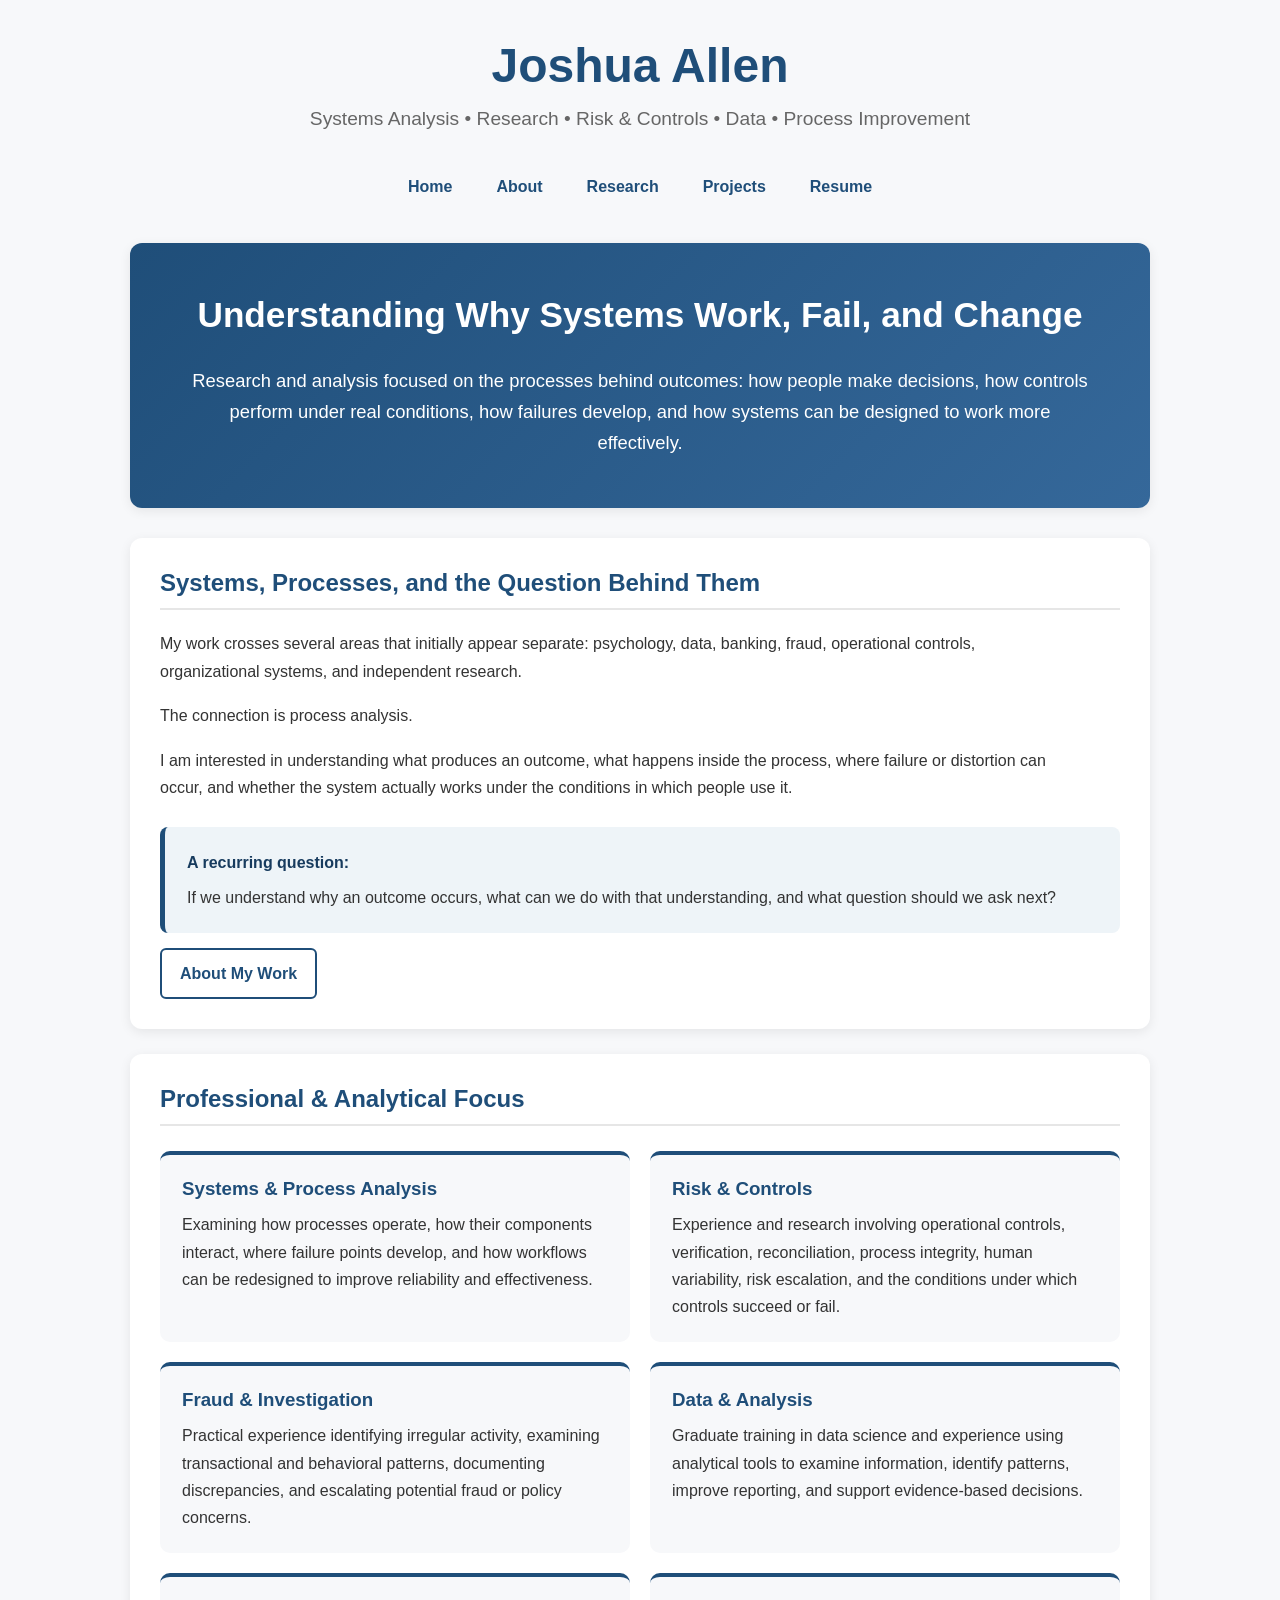
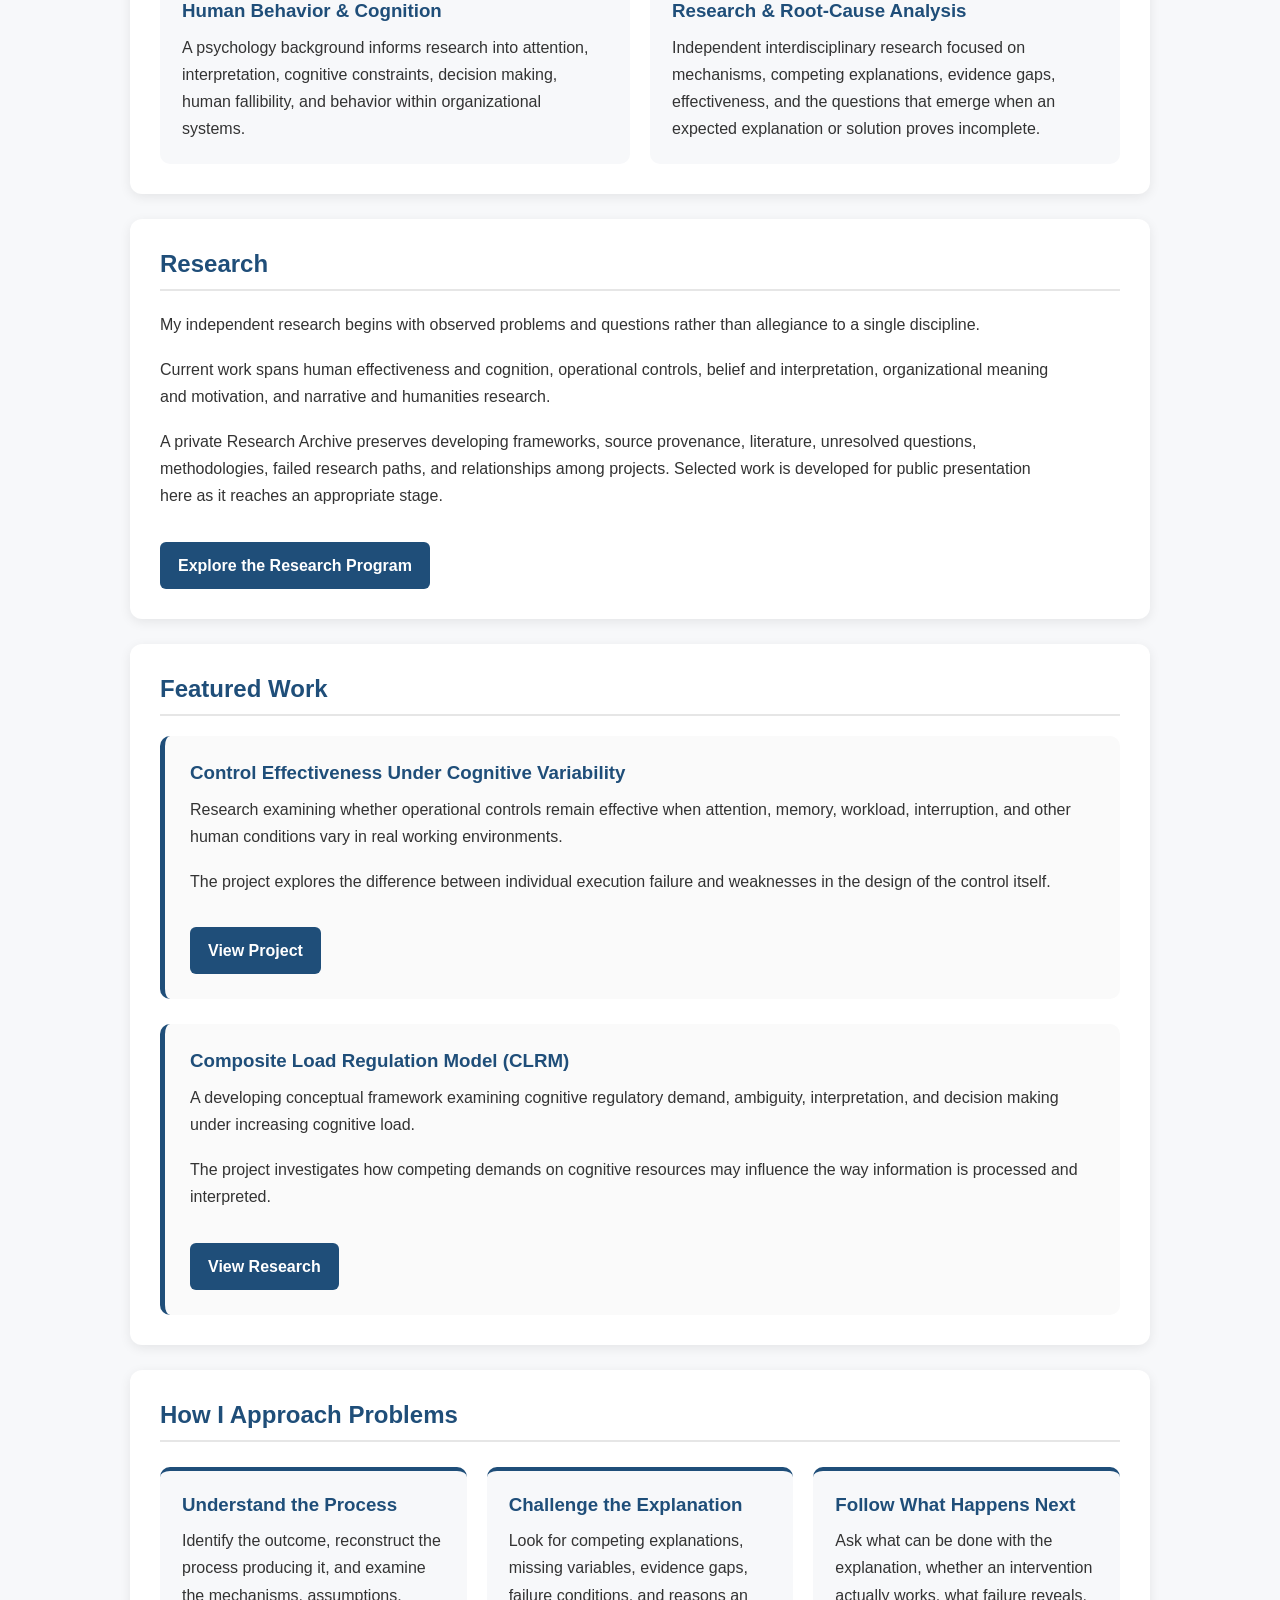
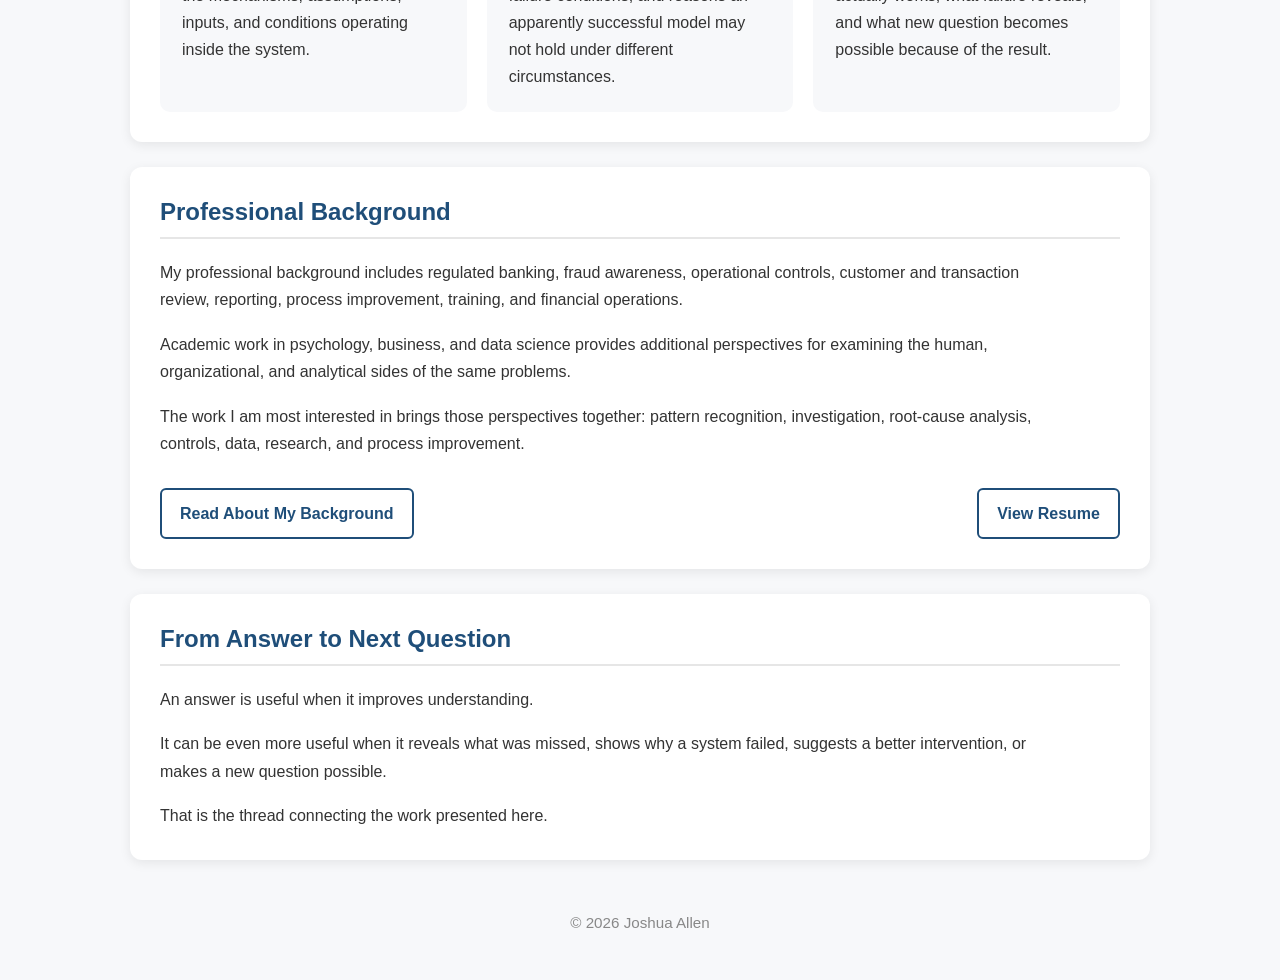
<file: index.html>
<!DOCTYPE html>
<html lang="en">

<head>
    <meta charset="UTF-8">
    <meta name="viewport" content="width=device-width, initial-scale=1.0">

    <title>Joshua Allen | Systems Analysis, Research & Controls</title>

    <link rel="stylesheet" href="styles.css">
</head>

<body>

<header>

    <h1>Joshua Allen</h1>

    <p class="tagline">
        Systems Analysis • Research • Risk & Controls • Data • Process Improvement
    </p>

</header>


<nav>

    <a href="index.html">Home</a>
    <a href="about.html">About</a>
    <a href="research.html">Research</a>
    <a href="#projects">Projects</a>
    <a href="resume.html">Resume</a>

</nav>


<!-- HERO -->

<section class="hero">

    <h2>Understanding Why Systems Work, Fail, and Change</h2>

    <p>
        Research and analysis focused on the processes behind outcomes:
        how people make decisions, how controls perform under real conditions,
        how failures develop, and how systems can be designed to work more
        effectively.
    </p>

</section>


<!-- INTRODUCTION -->

<section>

    <h2>Systems, Processes, and the Question Behind Them</h2>

    <p>
        My work crosses several areas that initially appear separate:
        psychology, data, banking, fraud, operational controls, organizational
        systems, and independent research.
    </p>

    <p>
        The connection is process analysis.
    </p>

    <p>
        I am interested in understanding what produces an outcome, what happens
        inside the process, where failure or distortion can occur, and whether
        the system actually works under the conditions in which people use it.
    </p>

    <div class="insight-box">

        <strong>A recurring question:</strong>

        <p>
            If we understand why an outcome occurs, what can we do with that
            understanding, and what question should we ask next?
        </p>

    </div>

    <a href="about.html" class="secondary-button">
        About My Work
    </a>

</section>


<!-- PROFESSIONAL AND ANALYTICAL FOCUS -->

<section id="professional">

    <h2>Professional & Analytical Focus</h2>

    <div class="principle-grid">


        <div class="principle-card">

            <h3>Systems & Process Analysis</h3>

            <p>
                Examining how processes operate, how their components interact,
                where failure points develop, and how workflows can be redesigned
                to improve reliability and effectiveness.
            </p>

        </div>


        <div class="principle-card">

            <h3>Risk & Controls</h3>

            <p>
                Experience and research involving operational controls,
                verification, reconciliation, process integrity, human
                variability, risk escalation, and the conditions under which
                controls succeed or fail.
            </p>

        </div>


        <div class="principle-card">

            <h3>Fraud & Investigation</h3>

            <p>
                Practical experience identifying irregular activity, examining
                transactional and behavioral patterns, documenting discrepancies,
                and escalating potential fraud or policy concerns.
            </p>

        </div>


        <div class="principle-card">

            <h3>Data & Analysis</h3>

            <p>
                Graduate training in data science and experience using analytical
                tools to examine information, identify patterns, improve reporting,
                and support evidence-based decisions.
            </p>

        </div>


        <div class="principle-card">

            <h3>Human Behavior & Cognition</h3>

            <p>
                A psychology background informs research into attention,
                interpretation, cognitive constraints, decision making, human
                fallibility, and behavior within organizational systems.
            </p>

        </div>


        <div class="principle-card">

            <h3>Research & Root-Cause Analysis</h3>

            <p>
                Independent interdisciplinary research focused on mechanisms,
                competing explanations, evidence gaps, effectiveness, and the
                questions that emerge when an expected explanation or solution
                proves incomplete.
            </p>

        </div>


    </div>

</section>


<!-- RESEARCH -->

<section>

    <h2>Research</h2>

    <p>
        My independent research begins with observed problems and questions
        rather than allegiance to a single discipline.
    </p>

    <p>
        Current work spans human effectiveness and cognition, operational
        controls, belief and interpretation, organizational meaning and
        motivation, and narrative and humanities research.
    </p>

    <p>
        A private Research Archive preserves developing frameworks, source
        provenance, literature, unresolved questions, methodologies, failed
        research paths, and relationships among projects. Selected work is
        developed for public presentation here as it reaches an appropriate
        stage.
    </p>

    <a href="research.html" class="project-button">
        Explore the Research Program
    </a>

</section>


<!-- FEATURED WORK -->

<section id="projects">

    <h2>Featured Work</h2>


    <div class="project-card">

        <h3>Control Effectiveness Under Cognitive Variability</h3>

        <p>
            Research examining whether operational controls remain effective
            when attention, memory, workload, interruption, and other human
            conditions vary in real working environments.
        </p>

        <p>
            The project explores the difference between individual execution
            failure and weaknesses in the design of the control itself.
        </p>

        <a href="control-effectiveness.html" class="project-button">
            View Project
        </a>

    </div>


    <div class="project-card">

        <h3>Composite Load Regulation Model (CLRM)</h3>

        <p>
            A developing conceptual framework examining cognitive regulatory
            demand, ambiguity, interpretation, and decision making under
            increasing cognitive load.
        </p>

        <p>
            The project investigates how competing demands on cognitive
            resources may influence the way information is processed and
            interpreted.
        </p>

        <a href="clrm.html" class="project-button">
            View Research
        </a>

    </div>

</section>


<!-- APPROACH -->

<section>

    <h2>How I Approach Problems</h2>

    <div class="method-grid">


        <article class="method-card">

            <h3>Understand the Process</h3>

            <p>
                Identify the outcome, reconstruct the process producing it,
                and examine the mechanisms, assumptions, inputs, and conditions
                operating inside the system.
            </p>

        </article>


        <article class="method-card">

            <h3>Challenge the Explanation</h3>

            <p>
                Look for competing explanations, missing variables, evidence
                gaps, failure conditions, and reasons an apparently successful
                model may not hold under different circumstances.
            </p>

        </article>


        <article class="method-card">

            <h3>Follow What Happens Next</h3>

            <p>
                Ask what can be done with the explanation, whether an
                intervention actually works, what failure reveals, and what
                new question becomes possible because of the result.
            </p>

        </article>


    </div>

</section>


<!-- PROFESSIONAL PATH -->

<section>

    <h2>Professional Background</h2>

    <p>
        My professional background includes regulated banking, fraud awareness,
        operational controls, customer and transaction review, reporting,
        process improvement, training, and financial operations.
    </p>

    <p>
        Academic work in psychology, business, and data science provides
        additional perspectives for examining the human, organizational,
        and analytical sides of the same problems.
    </p>

    <p>
        The work I am most interested in brings those perspectives together:
        pattern recognition, investigation, root-cause analysis, controls,
        data, research, and process improvement.
    </p>

    <div class="page-actions">

        <a href="about.html" class="secondary-button">
            Read About My Background
        </a>

        <a href="resume.html" class="secondary-button">
            View Resume
        </a>

    </div>

</section>


<!-- CLOSING -->

<section>

    <h2>From Answer to Next Question</h2>

    <p>
        An answer is useful when it improves understanding.
    </p>

    <p>
        It can be even more useful when it reveals what was missed, shows why
        a system failed, suggests a better intervention, or makes a new question
        possible.
    </p>

    <p>
        That is the thread connecting the work presented here.
    </p>

</section>


<footer>

    © 2026 Joshua Allen

</footer>

</body>

</html>
</file>
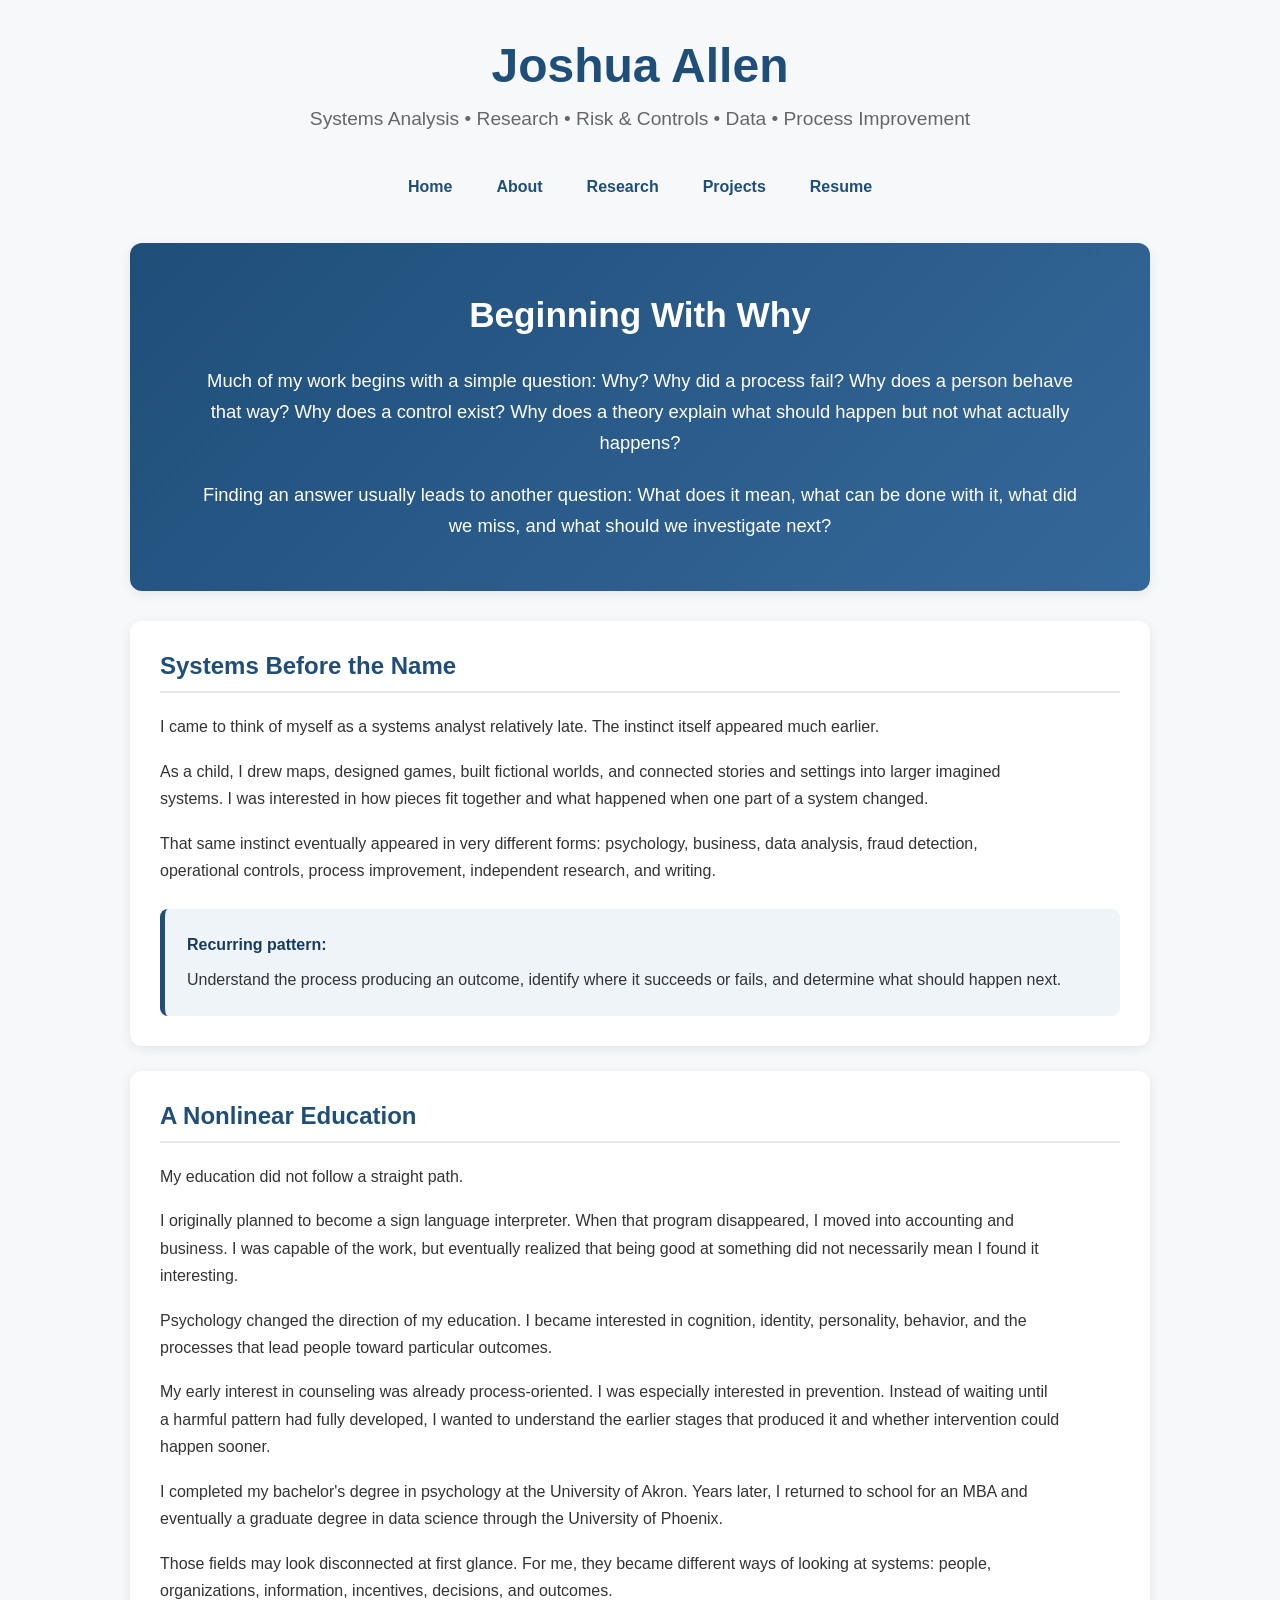
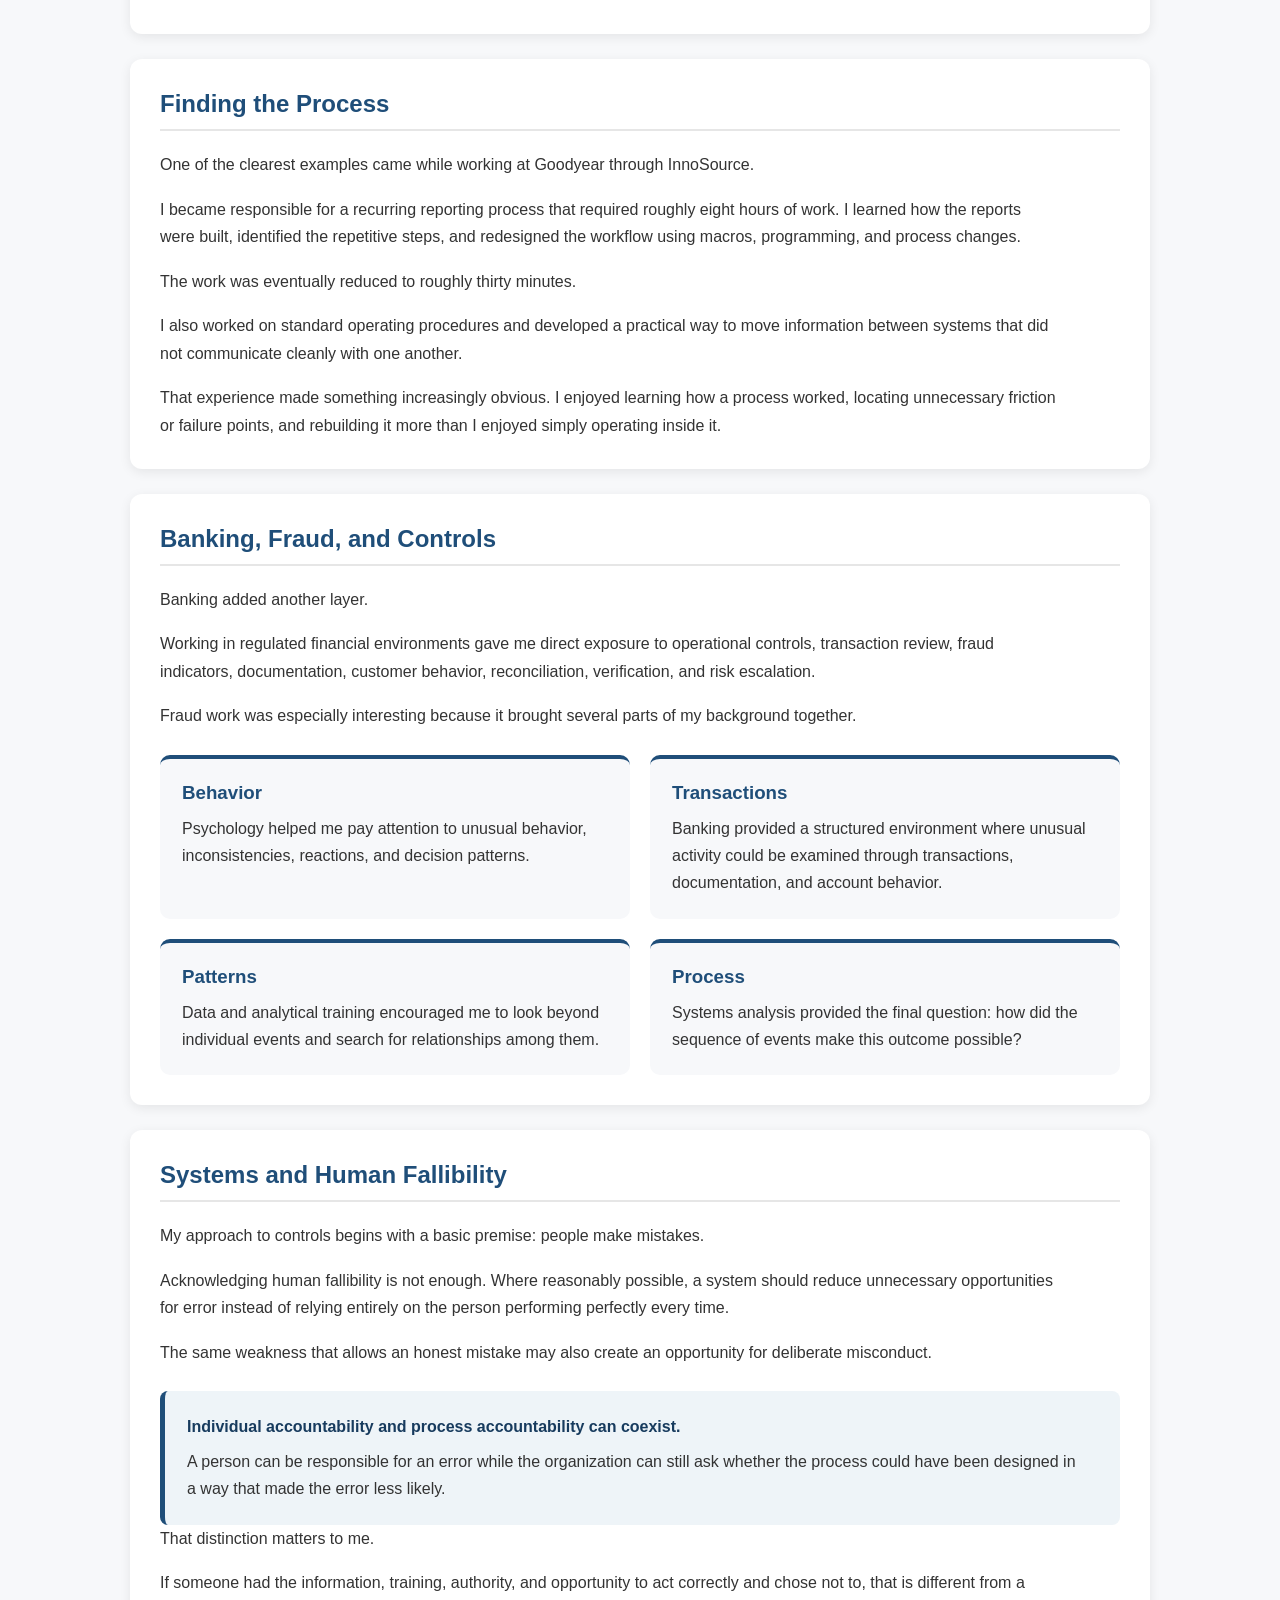
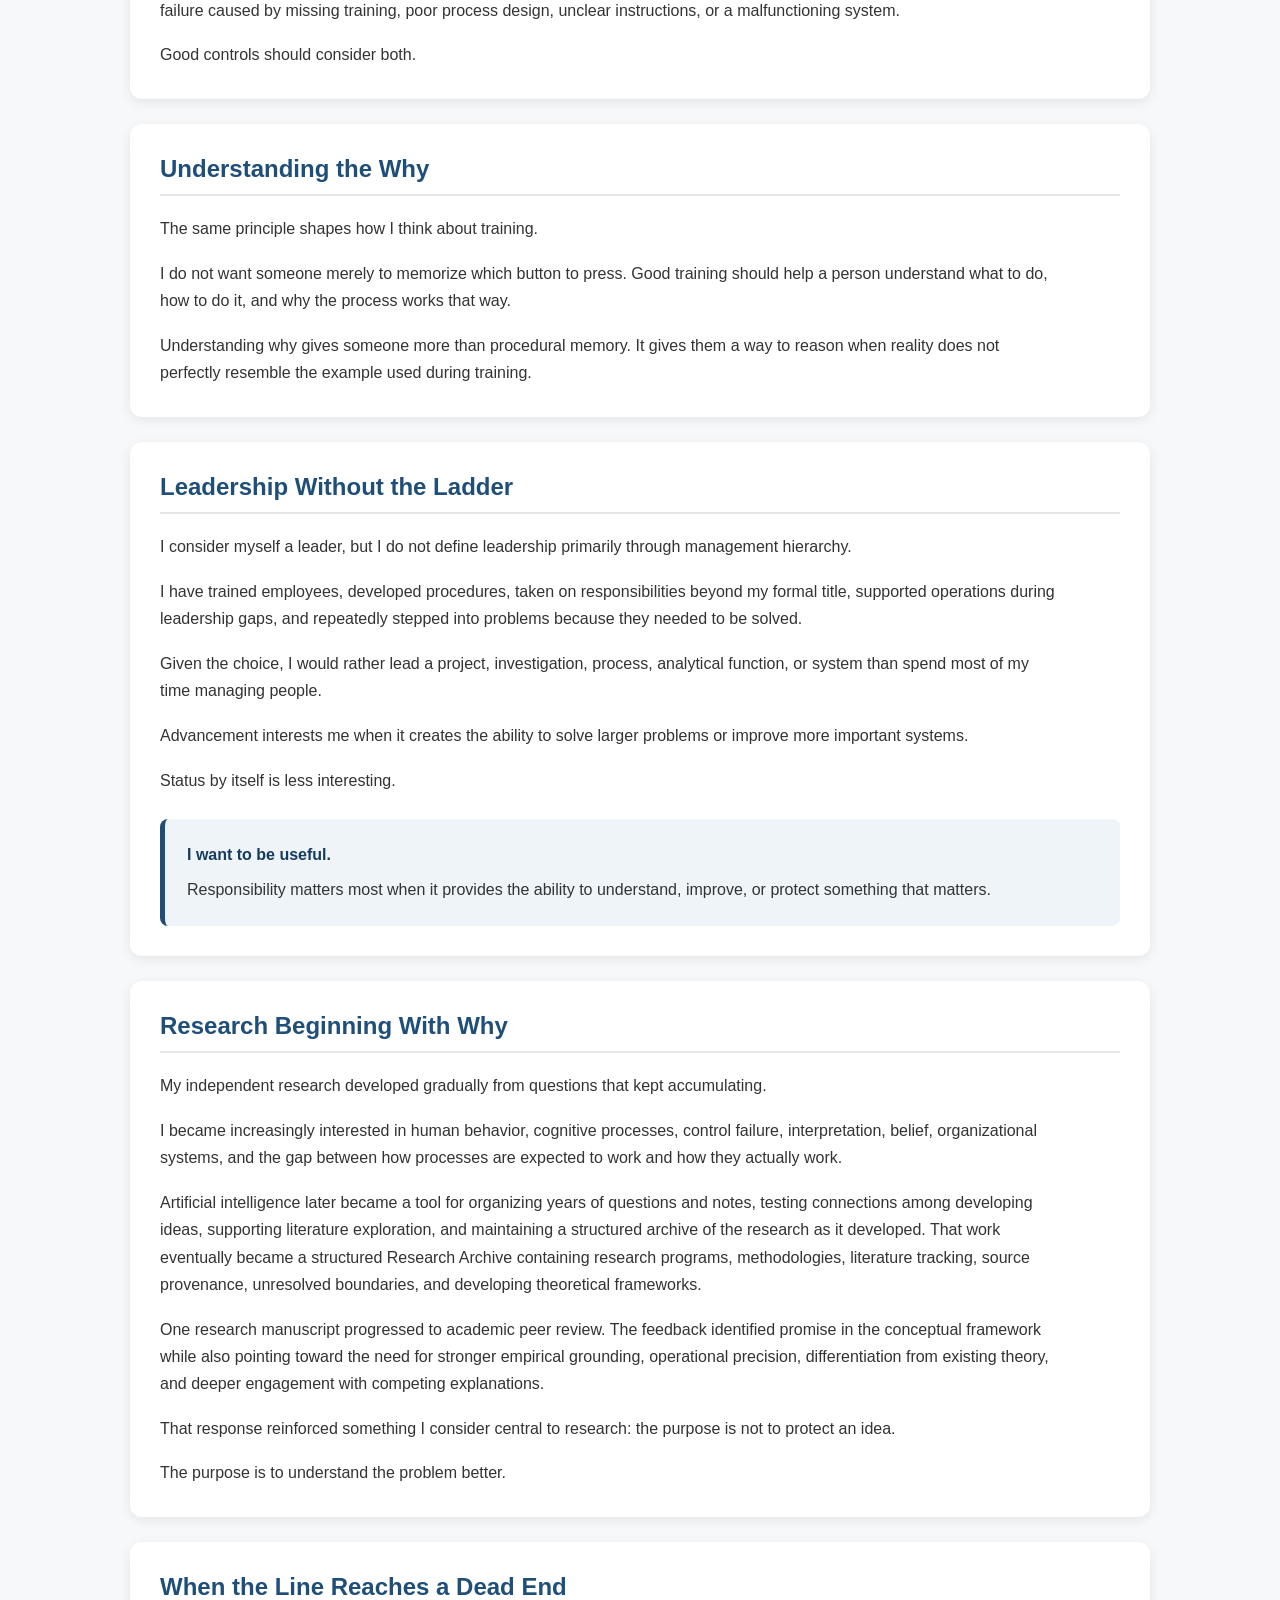
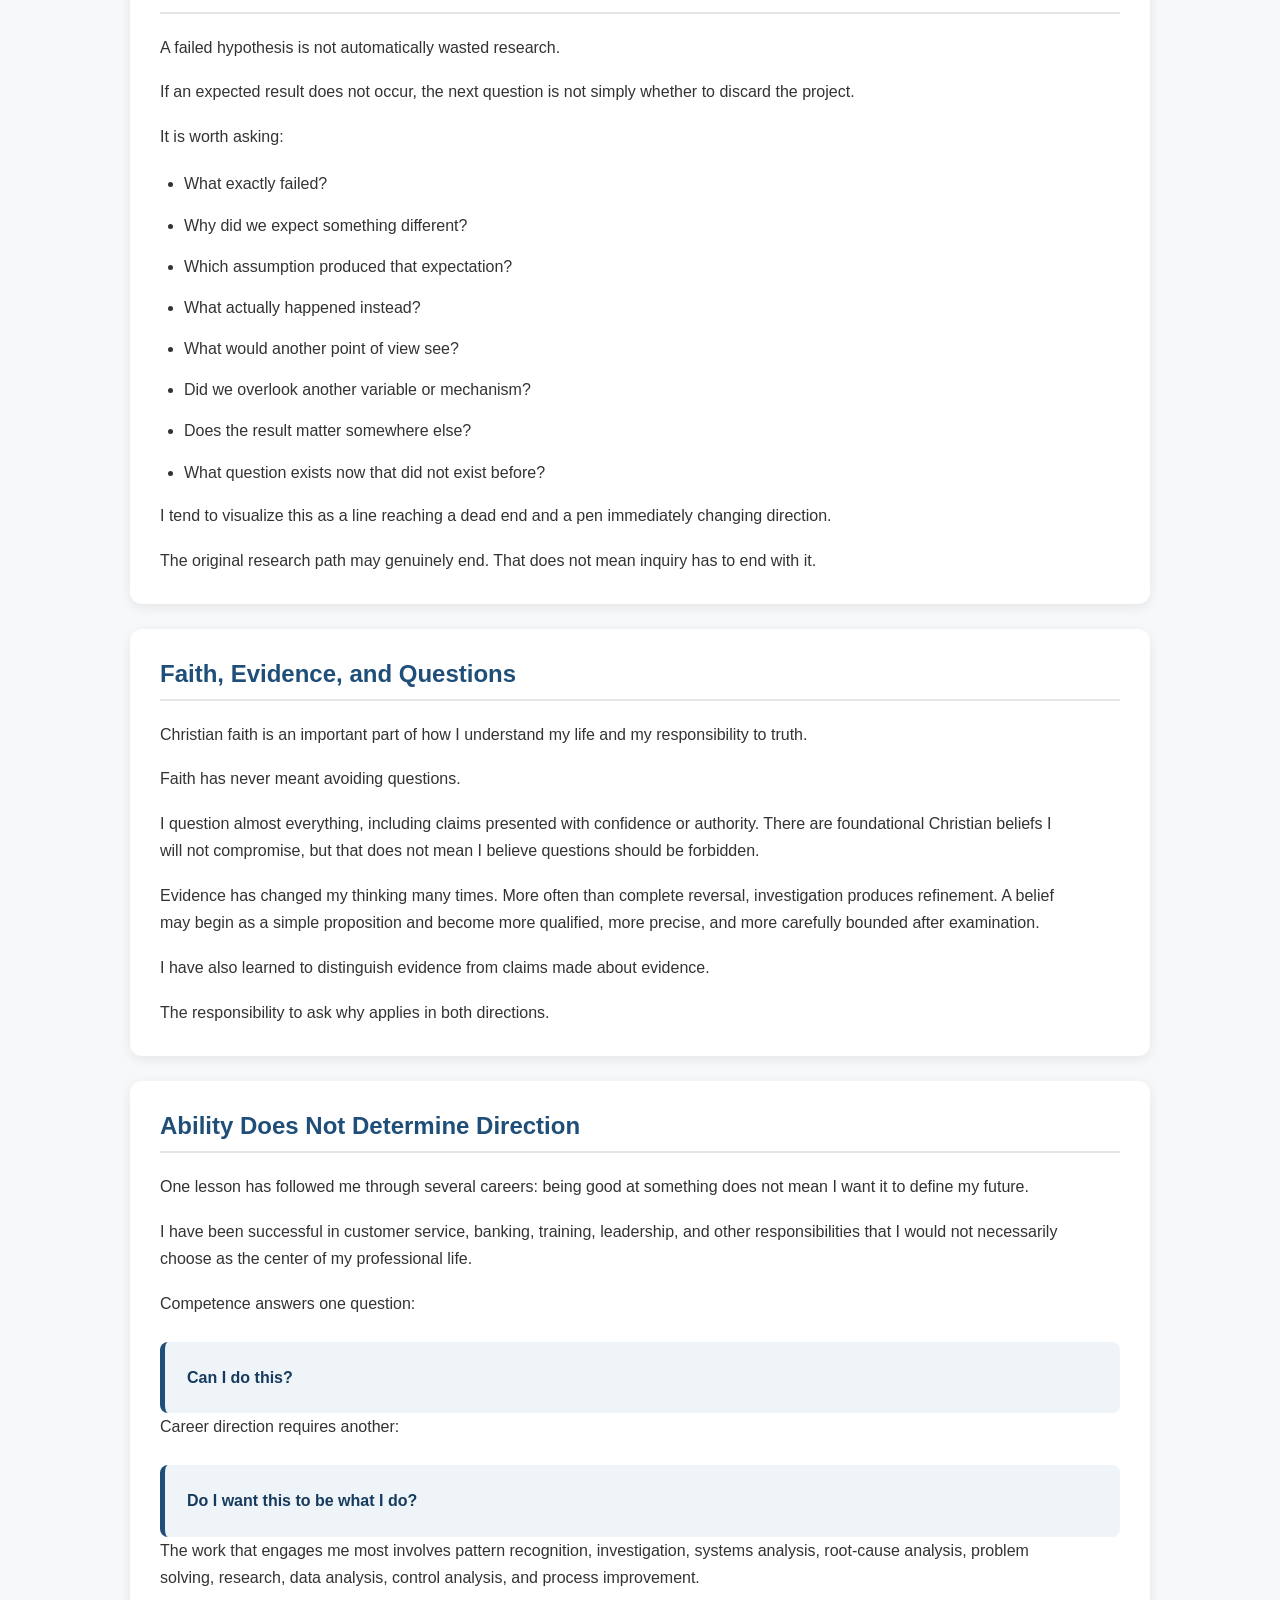
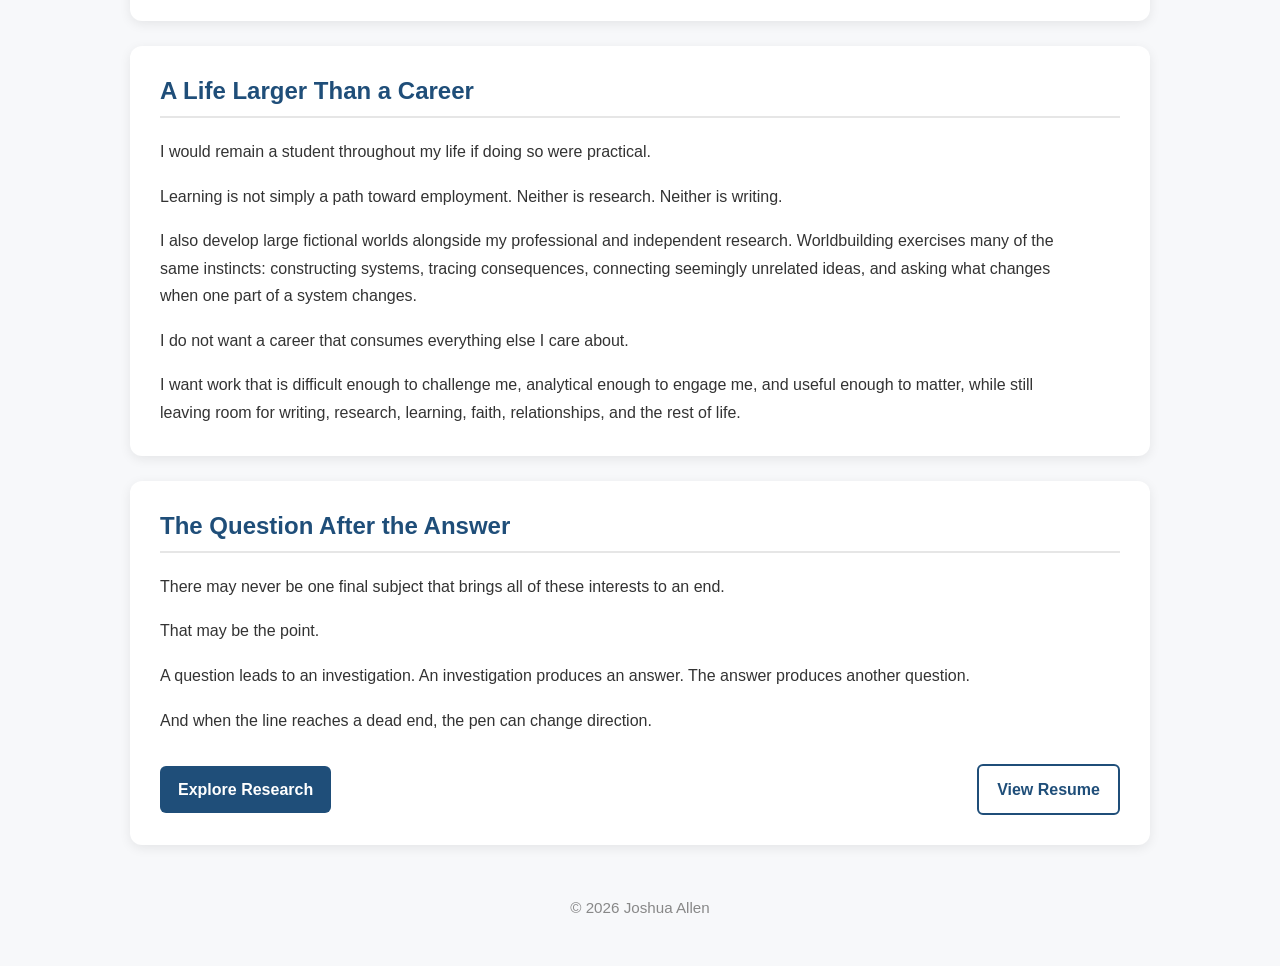
<file: about.html>
<!DOCTYPE html>
<html lang="en">

<head>
    <meta charset="UTF-8">
    <meta name="viewport" content="width=device-width, initial-scale=1.0">

    <title>About | Joshua Allen</title>

    <link rel="stylesheet" href="styles.css">
</head>

<body>

<header>

    <h1>Joshua Allen</h1>

    <p class="tagline">
        Systems Analysis • Research • Risk & Controls • Data • Process Improvement
    </p>

</header>

<nav>

    <a href="index.html">Home</a>
    <a href="about.html">About</a>
    <a href="research.html">Research</a>
    <a href="index.html#projects">Projects</a>
    <a href="resume.html">Resume</a>

</nav>


<!-- ABOUT HERO -->

<section class="hero">

    <h2>Beginning With Why</h2>

    <p>
        Much of my work begins with a simple question: Why?
        Why did a process fail? Why does a person behave that way?
        Why does a control exist? Why does a theory explain what should
        happen but not what actually happens?
    </p>

    <p style="margin-top: 20px;">
        Finding an answer usually leads to another question:
        What does it mean, what can be done with it, what did we miss,
        and what should we investigate next?
    </p>

</section>


<!-- INTRODUCTION -->

<section>

    <h2>Systems Before the Name</h2>

    <p>
        I came to think of myself as a systems analyst relatively late.
        The instinct itself appeared much earlier.
    </p>

    <p>
        As a child, I drew maps, designed games, built fictional worlds,
        and connected stories and settings into larger imagined systems.
        I was interested in how pieces fit together and what happened when
        one part of a system changed.
    </p>

    <p>
        That same instinct eventually appeared in very different forms:
        psychology, business, data analysis, fraud detection, operational
        controls, process improvement, independent research, and writing.
    </p>

    <div class="insight-box">

        <strong>Recurring pattern:</strong>

        <p>
            Understand the process producing an outcome, identify where it
            succeeds or fails, and determine what should happen next.
        </p>

    </div>

</section>


<!-- EDUCATION AND DIRECTION -->

<section>

    <h2>A Nonlinear Education</h2>

    <p>
        My education did not follow a straight path.
    </p>

    <p>
        I originally planned to become a sign language interpreter.
        When that program disappeared, I moved into accounting and business.
        I was capable of the work, but eventually realized that being good at
        something did not necessarily mean I found it interesting.
    </p>

    <p>
        Psychology changed the direction of my education. I became interested
        in cognition, identity, personality, behavior, and the processes that
        lead people toward particular outcomes.
    </p>

    <p>
        My early interest in counseling was already process-oriented. I was
        especially interested in prevention. Instead of waiting until a harmful
        pattern had fully developed, I wanted to understand the earlier stages
        that produced it and whether intervention could happen sooner.
    </p>

    <p>
        I completed my bachelor's degree in psychology at the University of Akron.
        Years later, I returned to school for an MBA and eventually a graduate
        degree in data science through the University of Phoenix.
    </p>

    <p>
        Those fields may look disconnected at first glance. For me, they became
        different ways of looking at systems: people, organizations, information,
        incentives, decisions, and outcomes.
    </p>

</section>


<!-- PROCESS ANALYSIS -->

<section>

    <h2>Finding the Process</h2>

    <p>
        One of the clearest examples came while working at Goodyear through
        InnoSource.
    </p>

    <p>
        I became responsible for a recurring reporting process that required
        roughly eight hours of work. I learned how the reports were built,
        identified the repetitive steps, and redesigned the workflow using
        macros, programming, and process changes.
    </p>

    <p>
        The work was eventually reduced to roughly thirty minutes.
    </p>

    <p>
        I also worked on standard operating procedures and developed a practical
        way to move information between systems that did not communicate cleanly
        with one another.
    </p>

    <p>
        That experience made something increasingly obvious. I enjoyed learning
        how a process worked, locating unnecessary friction or failure points,
        and rebuilding it more than I enjoyed simply operating inside it.
    </p>

</section>


<!-- BANKING FRAUD CONTROLS -->

<section>

    <h2>Banking, Fraud, and Controls</h2>

    <p>
        Banking added another layer.
    </p>

    <p>
        Working in regulated financial environments gave me direct exposure to
        operational controls, transaction review, fraud indicators, documentation,
        customer behavior, reconciliation, verification, and risk escalation.
    </p>

    <p>
        Fraud work was especially interesting because it brought several parts
        of my background together.
    </p>

    <div class="principle-grid">

        <div class="principle-card">

            <h3>Behavior</h3>

            <p>
                Psychology helped me pay attention to unusual behavior,
                inconsistencies, reactions, and decision patterns.
            </p>

        </div>


        <div class="principle-card">

            <h3>Transactions</h3>

            <p>
                Banking provided a structured environment where unusual
                activity could be examined through transactions, documentation,
                and account behavior.
            </p>

        </div>


        <div class="principle-card">

            <h3>Patterns</h3>

            <p>
                Data and analytical training encouraged me to look beyond
                individual events and search for relationships among them.
            </p>

        </div>


        <div class="principle-card">

            <h3>Process</h3>

            <p>
                Systems analysis provided the final question: how did the
                sequence of events make this outcome possible?
            </p>

        </div>

    </div>

</section>


<!-- SYSTEMS PHILOSOPHY -->

<section>

    <h2>Systems and Human Fallibility</h2>

    <p>
        My approach to controls begins with a basic premise:
        people make mistakes.
    </p>

    <p>
        Acknowledging human fallibility is not enough. Where reasonably
        possible, a system should reduce unnecessary opportunities for error
        instead of relying entirely on the person performing perfectly every
        time.
    </p>

    <p>
        The same weakness that allows an honest mistake may also create an
        opportunity for deliberate misconduct.
    </p>

    <div class="insight-box">

        <strong>Individual accountability and process accountability can coexist.</strong>

        <p>
            A person can be responsible for an error while the organization
            can still ask whether the process could have been designed in a
            way that made the error less likely.
        </p>

    </div>

    <p>
        That distinction matters to me.
    </p>

    <p>
        If someone had the information, training, authority, and opportunity
        to act correctly and chose not to, that is different from a failure
        caused by missing training, poor process design, unclear instructions,
        or a malfunctioning system.
    </p>

    <p>
        Good controls should consider both.
    </p>

</section>


<!-- TRAINING -->

<section>

    <h2>Understanding the Why</h2>

    <p>
        The same principle shapes how I think about training.
    </p>

    <p>
        I do not want someone merely to memorize which button to press.
        Good training should help a person understand what to do, how to do it,
        and why the process works that way.
    </p>

    <p>
        Understanding why gives someone more than procedural memory.
        It gives them a way to reason when reality does not perfectly resemble
        the example used during training.
    </p>

</section>


<!-- LEADERSHIP -->

<section>

    <h2>Leadership Without the Ladder</h2>

    <p>
        I consider myself a leader, but I do not define leadership primarily
        through management hierarchy.
    </p>

    <p>
        I have trained employees, developed procedures, taken on responsibilities
        beyond my formal title, supported operations during leadership gaps, and
        repeatedly stepped into problems because they needed to be solved.
    </p>

    <p>
        Given the choice, I would rather lead a project, investigation, process,
        analytical function, or system than spend most of my time managing people.
    </p>

    <p>
        Advancement interests me when it creates the ability to solve larger
        problems or improve more important systems.
    </p>

    <p>
        Status by itself is less interesting.
    </p>

    <div class="insight-box">

        <strong>I want to be useful.</strong>

        <p>
            Responsibility matters most when it provides the ability to understand,
            improve, or protect something that matters.
        </p>

    </div>

</section>


<!-- RESEARCH -->

<section>

    <h2>Research Beginning With Why</h2>

    <p>
        My independent research developed gradually from questions that kept
        accumulating.
    </p>

    <p>
        I became increasingly interested in human behavior, cognitive processes,
        control failure, interpretation, belief, organizational systems, and the
        gap between how processes are expected to work and how they actually work.
    </p>

    <p>
        Artificial intelligence later became a tool for organizing years of
        questions and notes, testing connections among developing ideas,
        supporting literature exploration, and maintaining a structured archive
        of the research as it developed. That work eventually became a structured
        Research Archive containing research programs, methodologies, literature
        tracking, source provenance, unresolved boundaries, and developing
        theoretical frameworks.
    </p>

    <p>
        One research manuscript progressed to academic peer review. The feedback
        identified promise in the conceptual framework while also pointing toward
        the need for stronger empirical grounding, operational precision,
        differentiation from existing theory, and deeper engagement with competing
        explanations.
    </p>

    <p>
        That response reinforced something I consider central to research:
        the purpose is not to protect an idea.
    </p>

    <p>
        The purpose is to understand the problem better.
    </p>

</section>


<!-- PRODUCTIVE FAILURE -->

<section>

    <h2>When the Line Reaches a Dead End</h2>

    <p>
        A failed hypothesis is not automatically wasted research.
    </p>

    <p>
        If an expected result does not occur, the next question is not simply
        whether to discard the project.
    </p>

    <p>
        It is worth asking:
    </p>

    <ul class="clean-list">

        <li>What exactly failed?</li>
        <li>Why did we expect something different?</li>
        <li>Which assumption produced that expectation?</li>
        <li>What actually happened instead?</li>
        <li>What would another point of view see?</li>
        <li>Did we overlook another variable or mechanism?</li>
        <li>Does the result matter somewhere else?</li>
        <li>What question exists now that did not exist before?</li>

    </ul>

    <p>
        I tend to visualize this as a line reaching a dead end and a pen
        immediately changing direction.
    </p>

    <p>
        The original research path may genuinely end.
        That does not mean inquiry has to end with it.
    </p>

</section>


<!-- FAITH -->

<section>

    <h2>Faith, Evidence, and Questions</h2>

    <p>
        Christian faith is an important part of how I understand my life and
        my responsibility to truth.
    </p>

    <p>
        Faith has never meant avoiding questions.
    </p>

    <p>
        I question almost everything, including claims presented with confidence
        or authority. There are foundational Christian beliefs I will not
        compromise, but that does not mean I believe questions should be
        forbidden.
    </p>

    <p>
        Evidence has changed my thinking many times. More often than complete
        reversal, investigation produces refinement. A belief may begin as a
        simple proposition and become more qualified, more precise, and more
        carefully bounded after examination.
    </p>

    <p>
        I have also learned to distinguish evidence from claims made about
        evidence.
    </p>

    <p>
        The responsibility to ask why applies in both directions.
    </p>

</section>


<!-- ABILITY VS DIRECTION -->

<section>

    <h2>Ability Does Not Determine Direction</h2>

    <p>
        One lesson has followed me through several careers:
        being good at something does not mean I want it to define my future.
    </p>

    <p>
        I have been successful in customer service, banking, training,
        leadership, and other responsibilities that I would not necessarily
        choose as the center of my professional life.
    </p>

    <p>
        Competence answers one question:
    </p>

    <div class="insight-box">

        <strong>Can I do this?</strong>

    </div>

    <p>
        Career direction requires another:
    </p>

    <div class="insight-box">

        <strong>Do I want this to be what I do?</strong>

    </div>

    <p>
        The work that engages me most involves pattern recognition,
        investigation, systems analysis, root-cause analysis, problem solving,
        research, data analysis, control analysis, and process improvement.
    </p>

</section>


<!-- LIFE BEYOND CAREER -->

<section>

    <h2>A Life Larger Than a Career</h2>

    <p>
        I would remain a student throughout my life if doing so were practical.
    </p>

    <p>
        Learning is not simply a path toward employment.
        Neither is research.
        Neither is writing.
    </p>

    <p>
        I also develop large fictional worlds alongside my professional and
        independent research. Worldbuilding exercises many of the same instincts:
        constructing systems, tracing consequences, connecting seemingly unrelated
        ideas, and asking what changes when one part of a system changes.
    </p>

    <p>
        I do not want a career that consumes everything else I care about.
    </p>

    <p>
        I want work that is difficult enough to challenge me, analytical enough
        to engage me, and useful enough to matter, while still leaving room for
        writing, research, learning, faith, relationships, and the rest of life.
    </p>

</section>


<!-- CLOSING -->

<section>

    <h2>The Question After the Answer</h2>

    <p>
        There may never be one final subject that brings all of these interests
        to an end.
    </p>

    <p>
        That may be the point.
    </p>

    <p>
        A question leads to an investigation.
        An investigation produces an answer.
        The answer produces another question.
    </p>

    <p>
        And when the line reaches a dead end, the pen can change direction.
    </p>

    <div class="page-actions">

        <a href="research.html" class="project-button">
            Explore Research
        </a>

        <a href="resume.html" class="secondary-button">
            View Resume
        </a>

    </div>

</section>


<footer>

    © 2026 Joshua Allen

</footer>

</body>

</html>
</file>
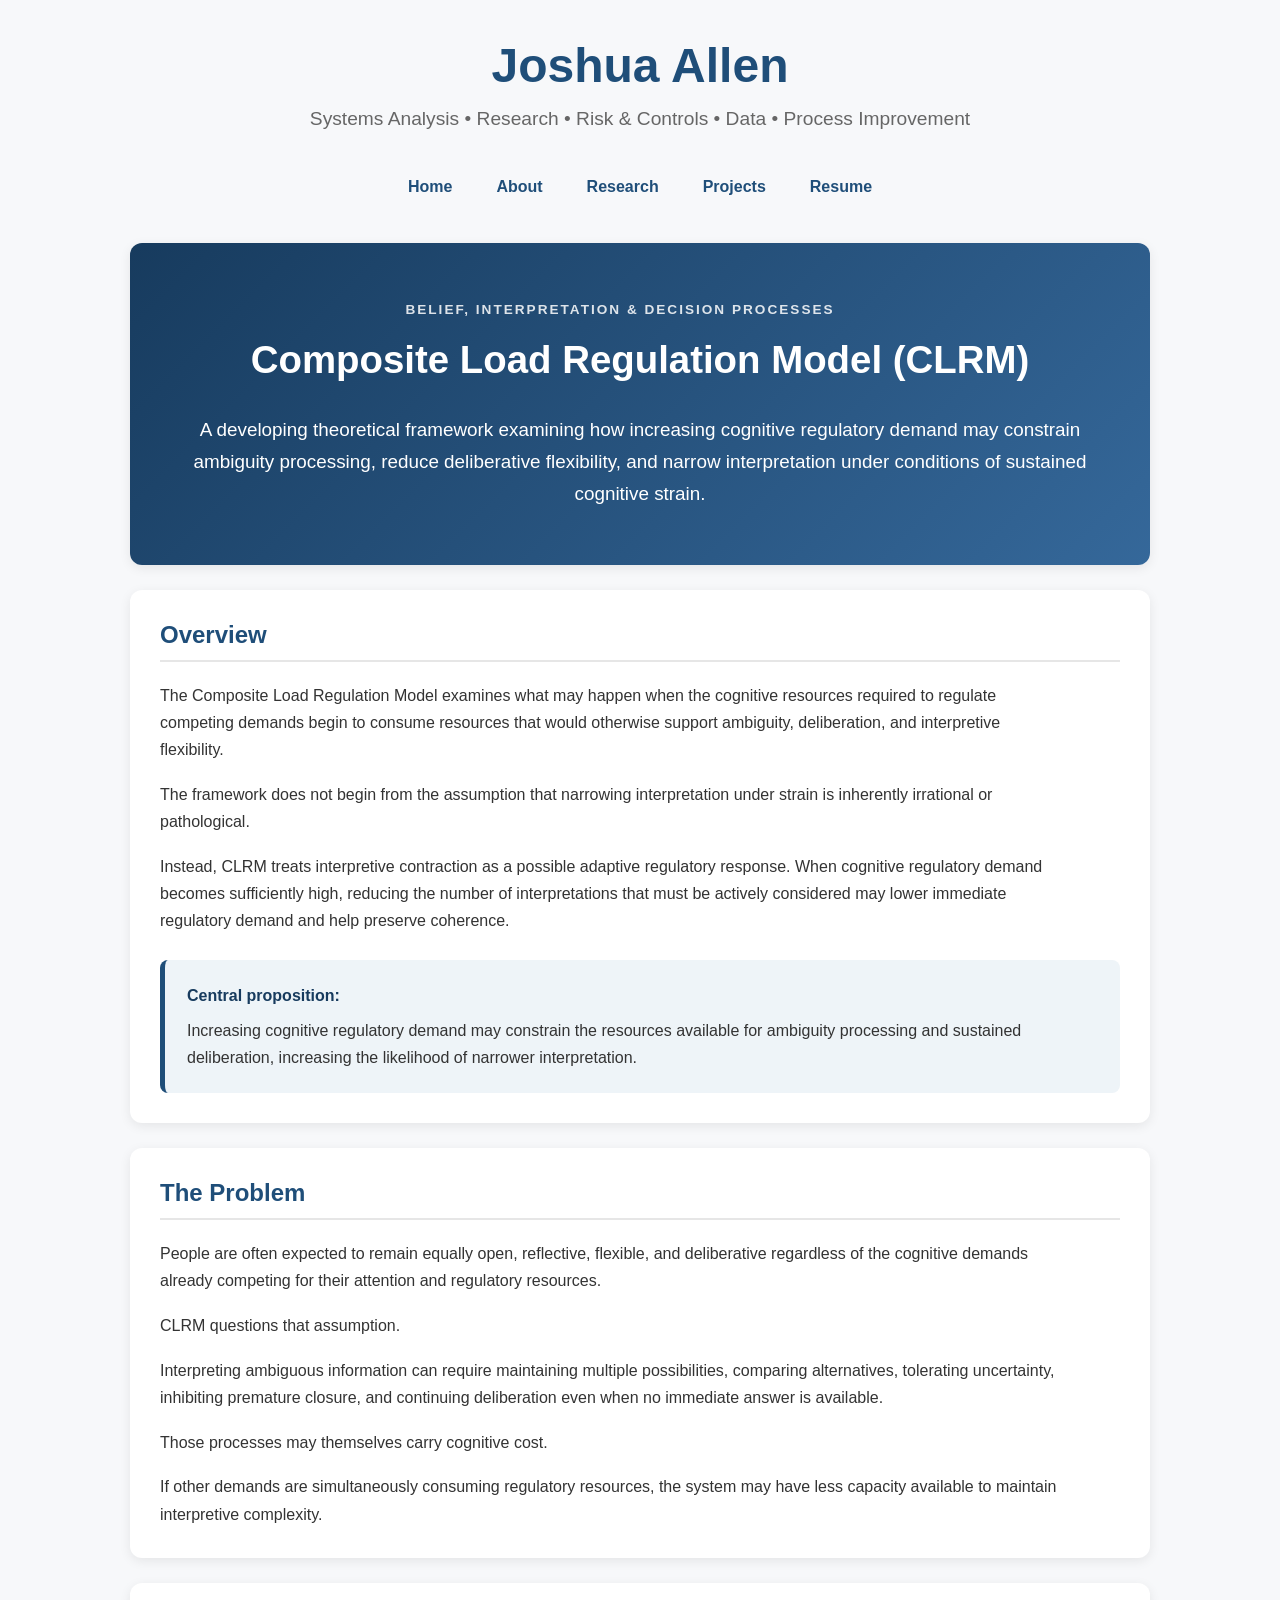
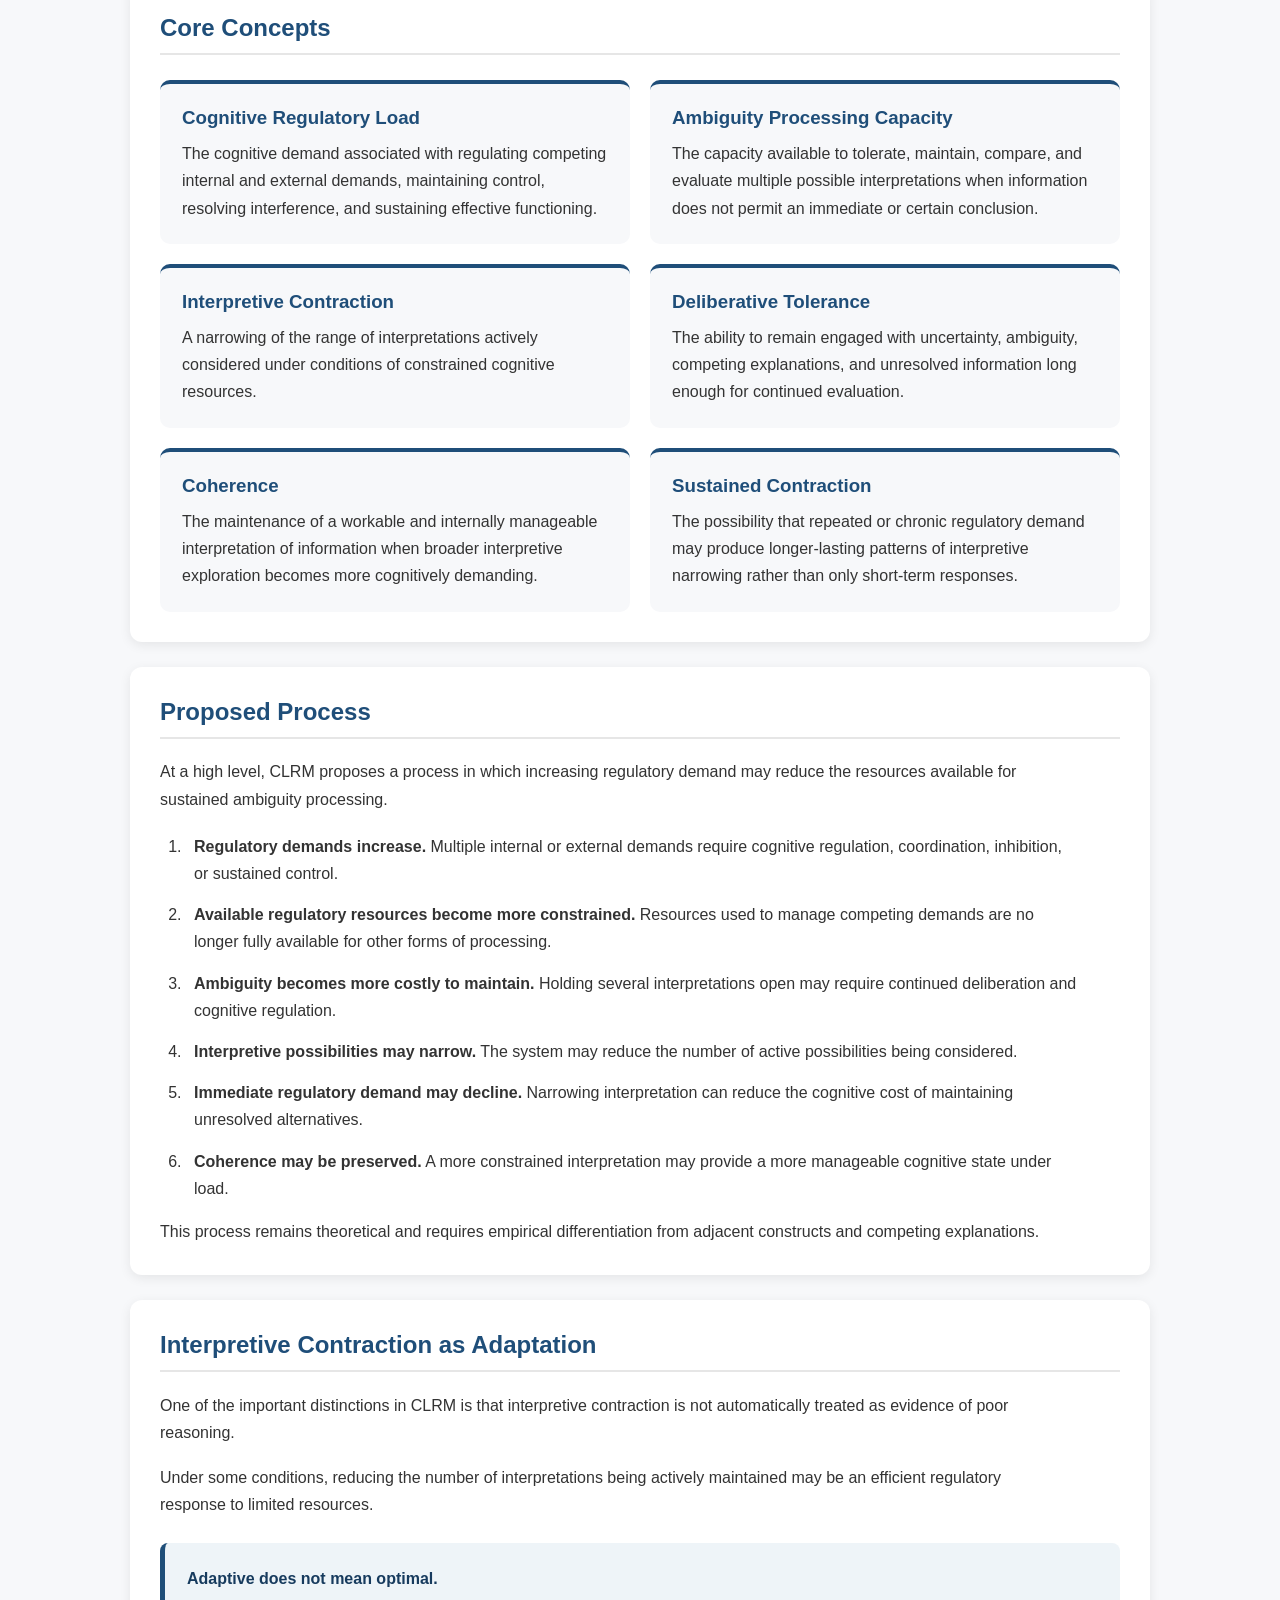
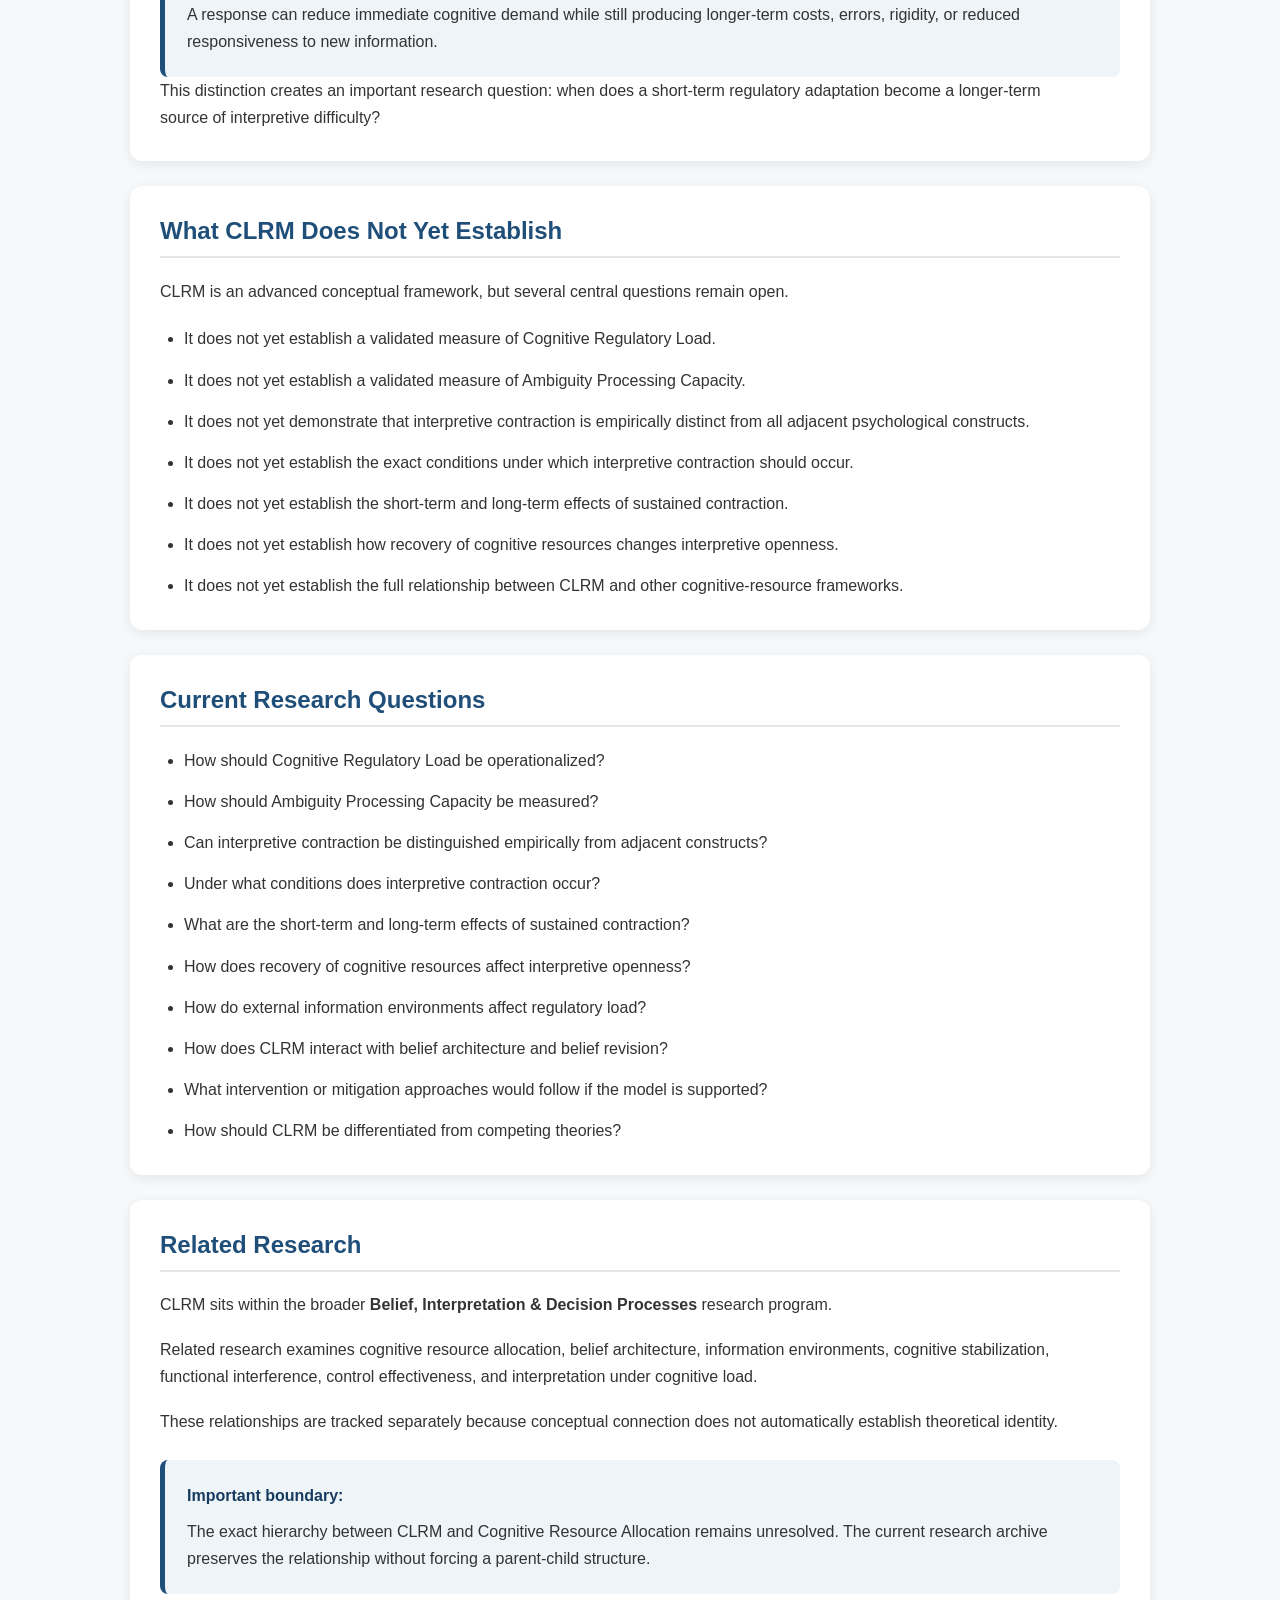
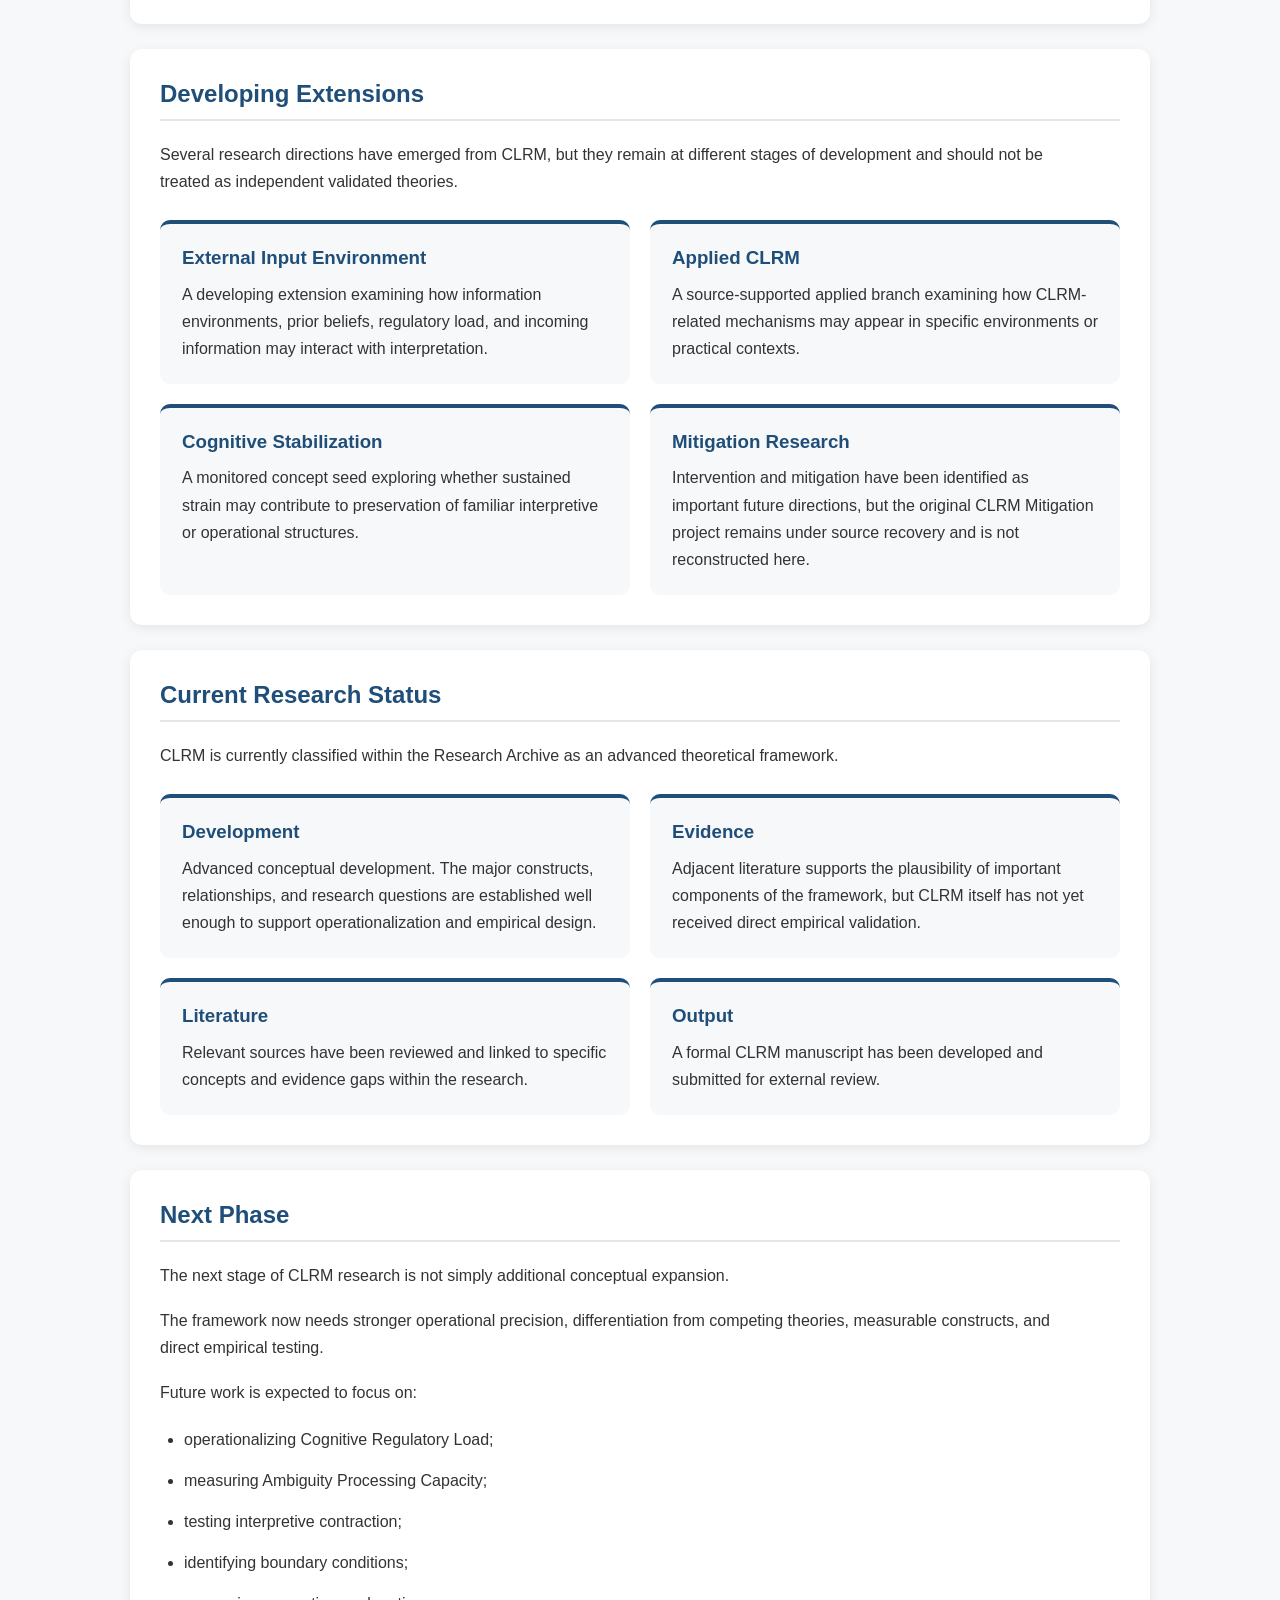
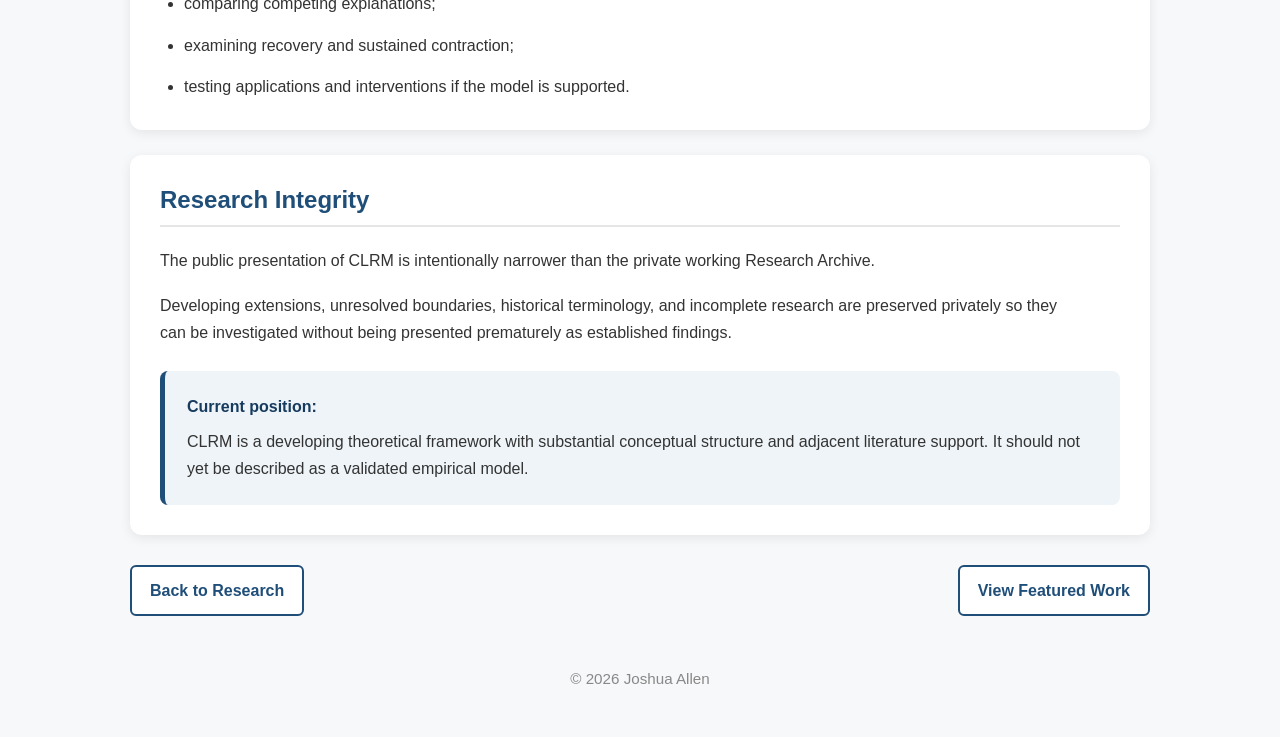
<file: clrm.html>
<!DOCTYPE html>
<html lang="en">

<head>
    <meta charset="UTF-8">
    <meta name="viewport" content="width=device-width, initial-scale=1.0">

    <title>Composite Load Regulation Model | Joshua Allen</title>

    <link rel="stylesheet" href="styles.css">
</head>

<body>

<header>

    <h1>Joshua Allen</h1>

    <p class="tagline">
        Systems Analysis • Research • Risk & Controls • Data • Process Improvement
    </p>

</header>


<nav>

    <a href="index.html">Home</a>
    <a href="about.html">About</a>
    <a href="research.html">Research</a>
    <a href="index.html#projects">Projects</a>
    <a href="resume.html">Resume</a>

</nav>


<main class="case-study">


    <!-- PROJECT HERO -->

    <section class="project-hero">

        <p class="project-label">
            Belief, Interpretation & Decision Processes
        </p>

        <h2>Composite Load Regulation Model (CLRM)</h2>

        <p class="project-summary">
            A developing theoretical framework examining how increasing
            cognitive regulatory demand may constrain ambiguity processing,
            reduce deliberative flexibility, and narrow interpretation under
            conditions of sustained cognitive strain.
        </p>

    </section>


    <!-- OVERVIEW -->

    <section>

        <h2>Overview</h2>

        <p>
            The Composite Load Regulation Model examines what may happen when
            the cognitive resources required to regulate competing demands
            begin to consume resources that would otherwise support ambiguity,
            deliberation, and interpretive flexibility.
        </p>

        <p>
            The framework does not begin from the assumption that narrowing
            interpretation under strain is inherently irrational or pathological.
        </p>

        <p>
            Instead, CLRM treats interpretive contraction as a possible adaptive
            regulatory response. When cognitive regulatory demand becomes
            sufficiently high, reducing the number of interpretations that must
            be actively considered may lower immediate regulatory demand and
            help preserve coherence.
        </p>

        <div class="insight-box">

            <strong>Central proposition:</strong>

            <p>
                Increasing cognitive regulatory demand may constrain the
                resources available for ambiguity processing and sustained
                deliberation, increasing the likelihood of narrower
                interpretation.
            </p>

        </div>

    </section>


    <!-- THE PROBLEM -->

    <section>

        <h2>The Problem</h2>

        <p>
            People are often expected to remain equally open, reflective,
            flexible, and deliberative regardless of the cognitive demands
            already competing for their attention and regulatory resources.
        </p>

        <p>
            CLRM questions that assumption.
        </p>

        <p>
            Interpreting ambiguous information can require maintaining multiple
            possibilities, comparing alternatives, tolerating uncertainty,
            inhibiting premature closure, and continuing deliberation even when
            no immediate answer is available.
        </p>

        <p>
            Those processes may themselves carry cognitive cost.
        </p>

        <p>
            If other demands are simultaneously consuming regulatory resources,
            the system may have less capacity available to maintain interpretive
            complexity.
        </p>

    </section>


    <!-- CORE CONCEPTS -->

    <section>

        <h2>Core Concepts</h2>

        <div class="principle-grid">


            <div class="principle-card">

                <h3>Cognitive Regulatory Load</h3>

                <p>
                    The cognitive demand associated with regulating competing
                    internal and external demands, maintaining control, resolving
                    interference, and sustaining effective functioning.
                </p>

            </div>


            <div class="principle-card">

                <h3>Ambiguity Processing Capacity</h3>

                <p>
                    The capacity available to tolerate, maintain, compare, and
                    evaluate multiple possible interpretations when information
                    does not permit an immediate or certain conclusion.
                </p>

            </div>


            <div class="principle-card">

                <h3>Interpretive Contraction</h3>

                <p>
                    A narrowing of the range of interpretations actively
                    considered under conditions of constrained cognitive
                    resources.
                </p>

            </div>


            <div class="principle-card">

                <h3>Deliberative Tolerance</h3>

                <p>
                    The ability to remain engaged with uncertainty, ambiguity,
                    competing explanations, and unresolved information long
                    enough for continued evaluation.
                </p>

            </div>


            <div class="principle-card">

                <h3>Coherence</h3>

                <p>
                    The maintenance of a workable and internally manageable
                    interpretation of information when broader interpretive
                    exploration becomes more cognitively demanding.
                </p>

            </div>


            <div class="principle-card">

                <h3>Sustained Contraction</h3>

                <p>
                    The possibility that repeated or chronic regulatory demand
                    may produce longer-lasting patterns of interpretive
                    narrowing rather than only short-term responses.
                </p>

            </div>


        </div>

    </section>


    <!-- PROPOSED PROCESS -->

    <section>

        <h2>Proposed Process</h2>

        <p>
            At a high level, CLRM proposes a process in which increasing
            regulatory demand may reduce the resources available for sustained
            ambiguity processing.
        </p>

        <ol class="framework-steps">

            <li>
                <strong>Regulatory demands increase.</strong>
                Multiple internal or external demands require cognitive
                regulation, coordination, inhibition, or sustained control.
            </li>

            <li>
                <strong>Available regulatory resources become more constrained.</strong>
                Resources used to manage competing demands are no longer fully
                available for other forms of processing.
            </li>

            <li>
                <strong>Ambiguity becomes more costly to maintain.</strong>
                Holding several interpretations open may require continued
                deliberation and cognitive regulation.
            </li>

            <li>
                <strong>Interpretive possibilities may narrow.</strong>
                The system may reduce the number of active possibilities being
                considered.
            </li>

            <li>
                <strong>Immediate regulatory demand may decline.</strong>
                Narrowing interpretation can reduce the cognitive cost of
                maintaining unresolved alternatives.
            </li>

            <li>
                <strong>Coherence may be preserved.</strong>
                A more constrained interpretation may provide a more manageable
                cognitive state under load.
            </li>

        </ol>

        <p>
            This process remains theoretical and requires empirical
            differentiation from adjacent constructs and competing explanations.
        </p>

    </section>


    <!-- ADAPTATION -->

    <section>

        <h2>Interpretive Contraction as Adaptation</h2>

        <p>
            One of the important distinctions in CLRM is that interpretive
            contraction is not automatically treated as evidence of poor
            reasoning.
        </p>

        <p>
            Under some conditions, reducing the number of interpretations being
            actively maintained may be an efficient regulatory response to
            limited resources.
        </p>

        <div class="insight-box">

            <strong>Adaptive does not mean optimal.</strong>

            <p>
                A response can reduce immediate cognitive demand while still
                producing longer-term costs, errors, rigidity, or reduced
                responsiveness to new information.
            </p>

        </div>

        <p>
            This distinction creates an important research question: when does
            a short-term regulatory adaptation become a longer-term source of
            interpretive difficulty?
        </p>

    </section>


    <!-- WHAT CLRM DOES NOT CLAIM -->

    <section>

        <h2>What CLRM Does Not Yet Establish</h2>

        <p>
            CLRM is an advanced conceptual framework, but several central
            questions remain open.
        </p>

        <ul class="clean-list">

            <li>
                It does not yet establish a validated measure of Cognitive
                Regulatory Load.
            </li>

            <li>
                It does not yet establish a validated measure of Ambiguity
                Processing Capacity.
            </li>

            <li>
                It does not yet demonstrate that interpretive contraction is
                empirically distinct from all adjacent psychological constructs.
            </li>

            <li>
                It does not yet establish the exact conditions under which
                interpretive contraction should occur.
            </li>

            <li>
                It does not yet establish the short-term and long-term effects
                of sustained contraction.
            </li>

            <li>
                It does not yet establish how recovery of cognitive resources
                changes interpretive openness.
            </li>

            <li>
                It does not yet establish the full relationship between CLRM
                and other cognitive-resource frameworks.
            </li>

        </ul>

    </section>


    <!-- RESEARCH QUESTIONS -->

    <section>

        <h2>Current Research Questions</h2>

        <ul class="clean-list">

            <li>
                How should Cognitive Regulatory Load be operationalized?
            </li>

            <li>
                How should Ambiguity Processing Capacity be measured?
            </li>

            <li>
                Can interpretive contraction be distinguished empirically from
                adjacent constructs?
            </li>

            <li>
                Under what conditions does interpretive contraction occur?
            </li>

            <li>
                What are the short-term and long-term effects of sustained
                contraction?
            </li>

            <li>
                How does recovery of cognitive resources affect interpretive
                openness?
            </li>

            <li>
                How do external information environments affect regulatory load?
            </li>

            <li>
                How does CLRM interact with belief architecture and belief
                revision?
            </li>

            <li>
                What intervention or mitigation approaches would follow if the
                model is supported?
            </li>

            <li>
                How should CLRM be differentiated from competing theories?
            </li>

        </ul>

    </section>


    <!-- RELATED RESEARCH -->

    <section>

        <h2>Related Research</h2>

        <p>
            CLRM sits within the broader
            <strong>Belief, Interpretation & Decision Processes</strong>
            research program.
        </p>

        <p>
            Related research examines cognitive resource allocation, belief
            architecture, information environments, cognitive stabilization,
            functional interference, control effectiveness, and interpretation
            under cognitive load.
        </p>

        <p>
            These relationships are tracked separately because conceptual
            connection does not automatically establish theoretical identity.
        </p>

        <div class="insight-box">

            <strong>Important boundary:</strong>

            <p>
                The exact hierarchy between CLRM and Cognitive Resource
                Allocation remains unresolved. The current research archive
                preserves the relationship without forcing a parent-child
                structure.
            </p>

        </div>

    </section>


    <!-- EXTENSIONS -->

    <section>

        <h2>Developing Extensions</h2>

        <p>
            Several research directions have emerged from CLRM, but they remain
            at different stages of development and should not be treated as
            independent validated theories.
        </p>

        <div class="principle-grid">


            <div class="principle-card">

                <h3>External Input Environment</h3>

                <p>
                    A developing extension examining how information
                    environments, prior beliefs, regulatory load, and incoming
                    information may interact with interpretation.
                </p>

            </div>


            <div class="principle-card">

                <h3>Applied CLRM</h3>

                <p>
                    A source-supported applied branch examining how CLRM-related
                    mechanisms may appear in specific environments or practical
                    contexts.
                </p>

            </div>


            <div class="principle-card">

                <h3>Cognitive Stabilization</h3>

                <p>
                    A monitored concept seed exploring whether sustained strain
                    may contribute to preservation of familiar interpretive or
                    operational structures.
                </p>

            </div>


            <div class="principle-card">

                <h3>Mitigation Research</h3>

                <p>
                    Intervention and mitigation have been identified as important
                    future directions, but the original CLRM Mitigation project
                    remains under source recovery and is not reconstructed here.
                </p>

            </div>


        </div>

    </section>


    <!-- EVIDENCE AND MATURITY -->

    <section>

        <h2>Current Research Status</h2>

        <p>
            CLRM is currently classified within the Research Archive as an
            advanced theoretical framework.
        </p>

        <div class="principle-grid">


            <div class="principle-card">

                <h3>Development</h3>

                <p>
                    Advanced conceptual development. The major constructs,
                    relationships, and research questions are established well
                    enough to support operationalization and empirical design.
                </p>

            </div>


            <div class="principle-card">

                <h3>Evidence</h3>

                <p>
                    Adjacent literature supports the plausibility of important
                    components of the framework, but CLRM itself has not yet
                    received direct empirical validation.
                </p>

            </div>


            <div class="principle-card">

                <h3>Literature</h3>

                <p>
                    Relevant sources have been reviewed and linked to specific
                    concepts and evidence gaps within the research.
                </p>

            </div>


            <div class="principle-card">

                <h3>Output</h3>

                <p>
                    A formal CLRM manuscript has been developed and submitted
                    for external review.
                </p>

            </div>


        </div>

    </section>


    <!-- NEXT PHASE -->

    <section>

        <h2>Next Phase</h2>

        <p>
            The next stage of CLRM research is not simply additional conceptual
            expansion.
        </p>

        <p>
            The framework now needs stronger operational precision,
            differentiation from competing theories, measurable constructs,
            and direct empirical testing.
        </p>

        <p>
            Future work is expected to focus on:
        </p>

        <ul class="clean-list">

            <li>operationalizing Cognitive Regulatory Load;</li>
            <li>measuring Ambiguity Processing Capacity;</li>
            <li>testing interpretive contraction;</li>
            <li>identifying boundary conditions;</li>
            <li>comparing competing explanations;</li>
            <li>examining recovery and sustained contraction;</li>
            <li>testing applications and interventions if the model is supported.</li>

        </ul>

    </section>


    <!-- RESEARCH INTEGRITY -->

    <section>

        <h2>Research Integrity</h2>

        <p>
            The public presentation of CLRM is intentionally narrower than the
            private working Research Archive.
        </p>

        <p>
            Developing extensions, unresolved boundaries, historical
            terminology, and incomplete research are preserved privately so
            they can be investigated without being presented prematurely as
            established findings.
        </p>

        <div class="insight-box">

            <strong>Current position:</strong>

            <p>
                CLRM is a developing theoretical framework with substantial
                conceptual structure and adjacent literature support. It should
                not yet be described as a validated empirical model.
            </p>

        </div>

    </section>


    <!-- PAGE ACTIONS -->

    <div class="page-actions">

        <a href="research.html" class="secondary-button">
            Back to Research
        </a>

        <a href="index.html#projects" class="secondary-button">
            View Featured Work
        </a>

    </div>


</main>


<footer>

    © 2026 Joshua Allen

</footer>

</body>

</html>
</file>
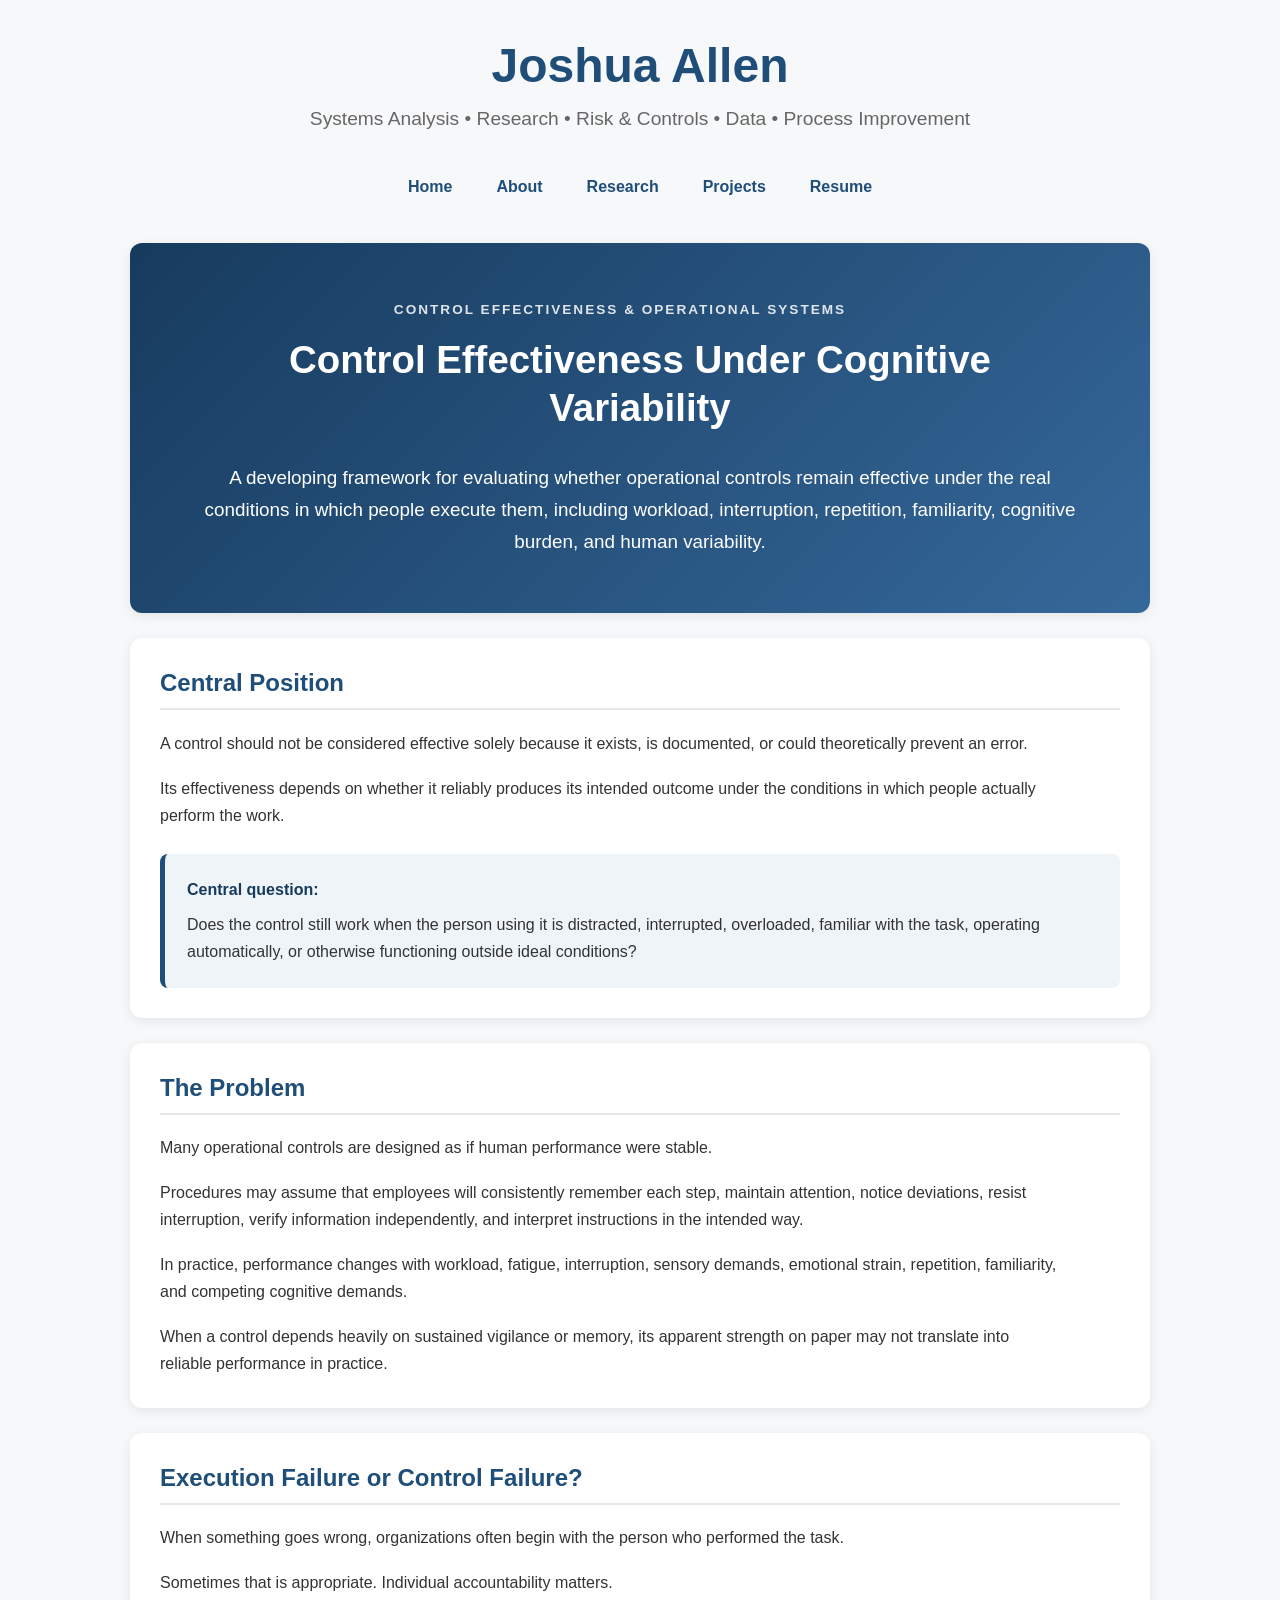
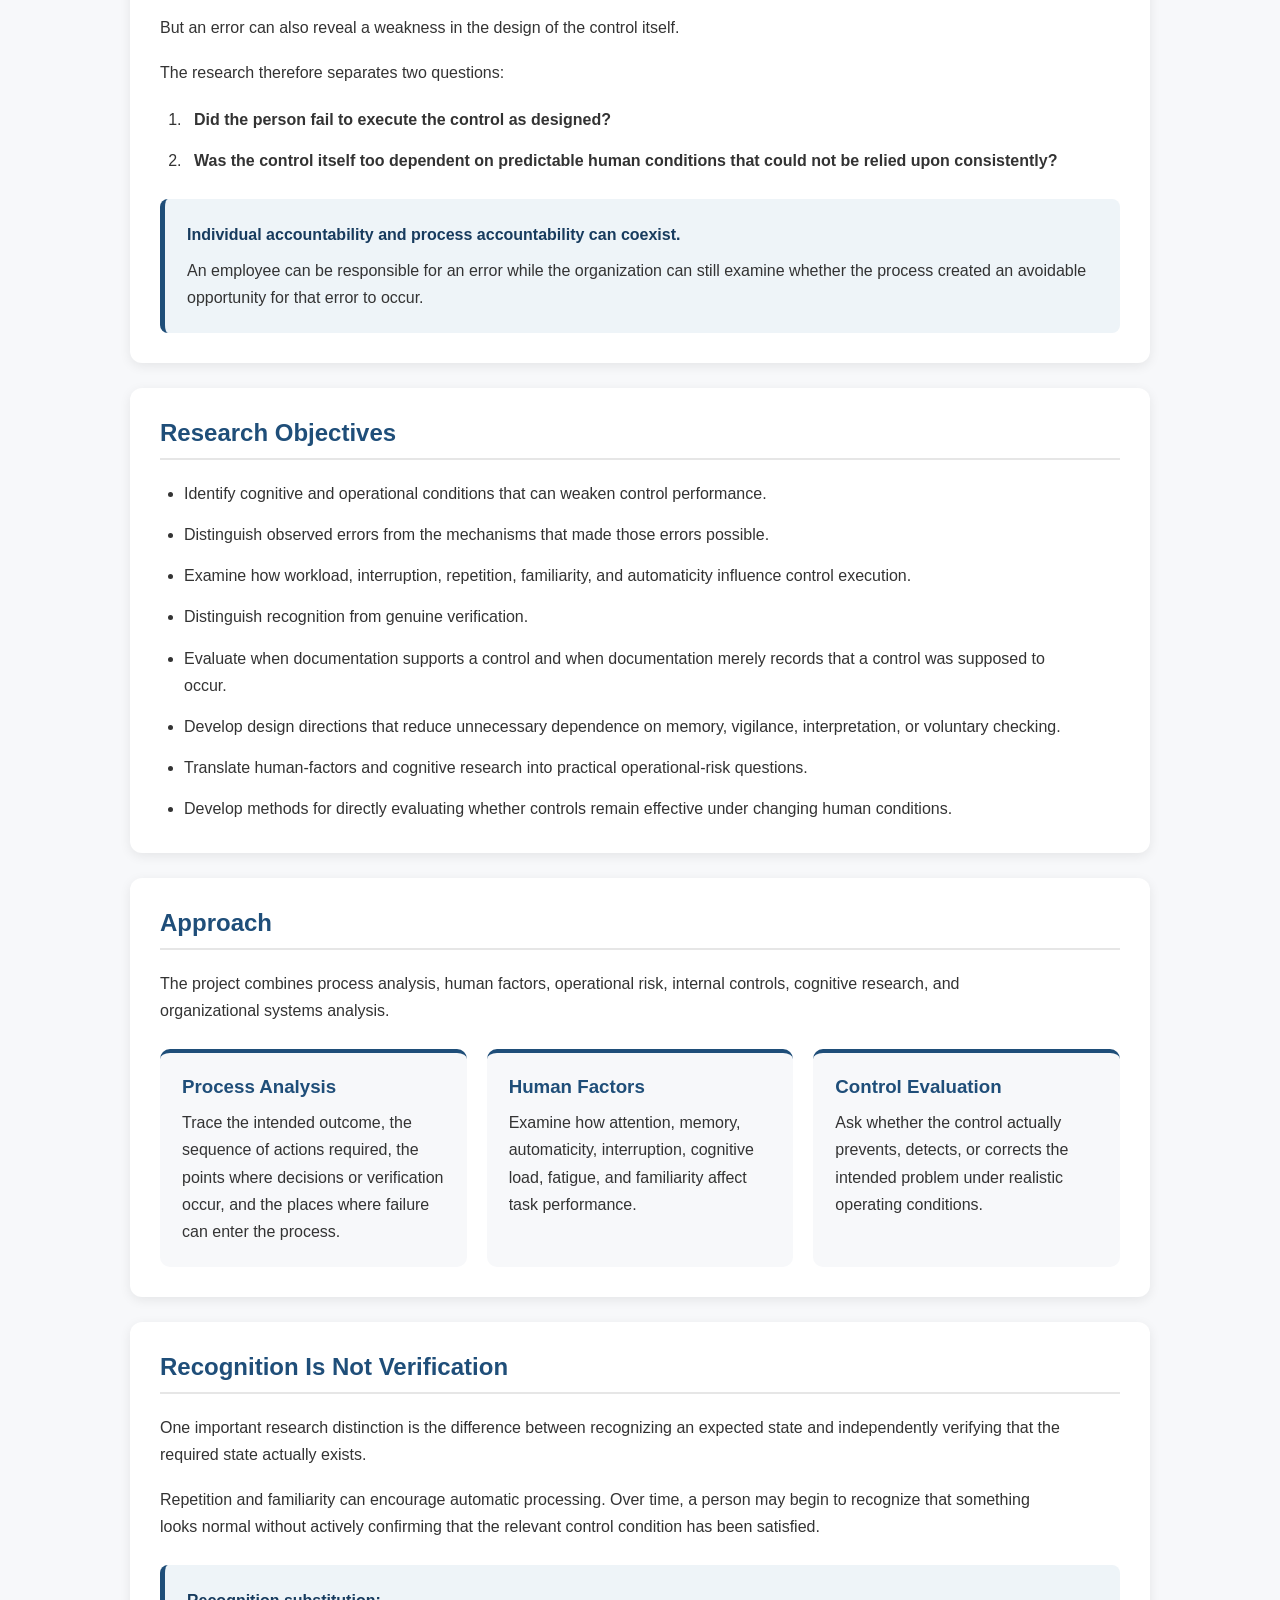
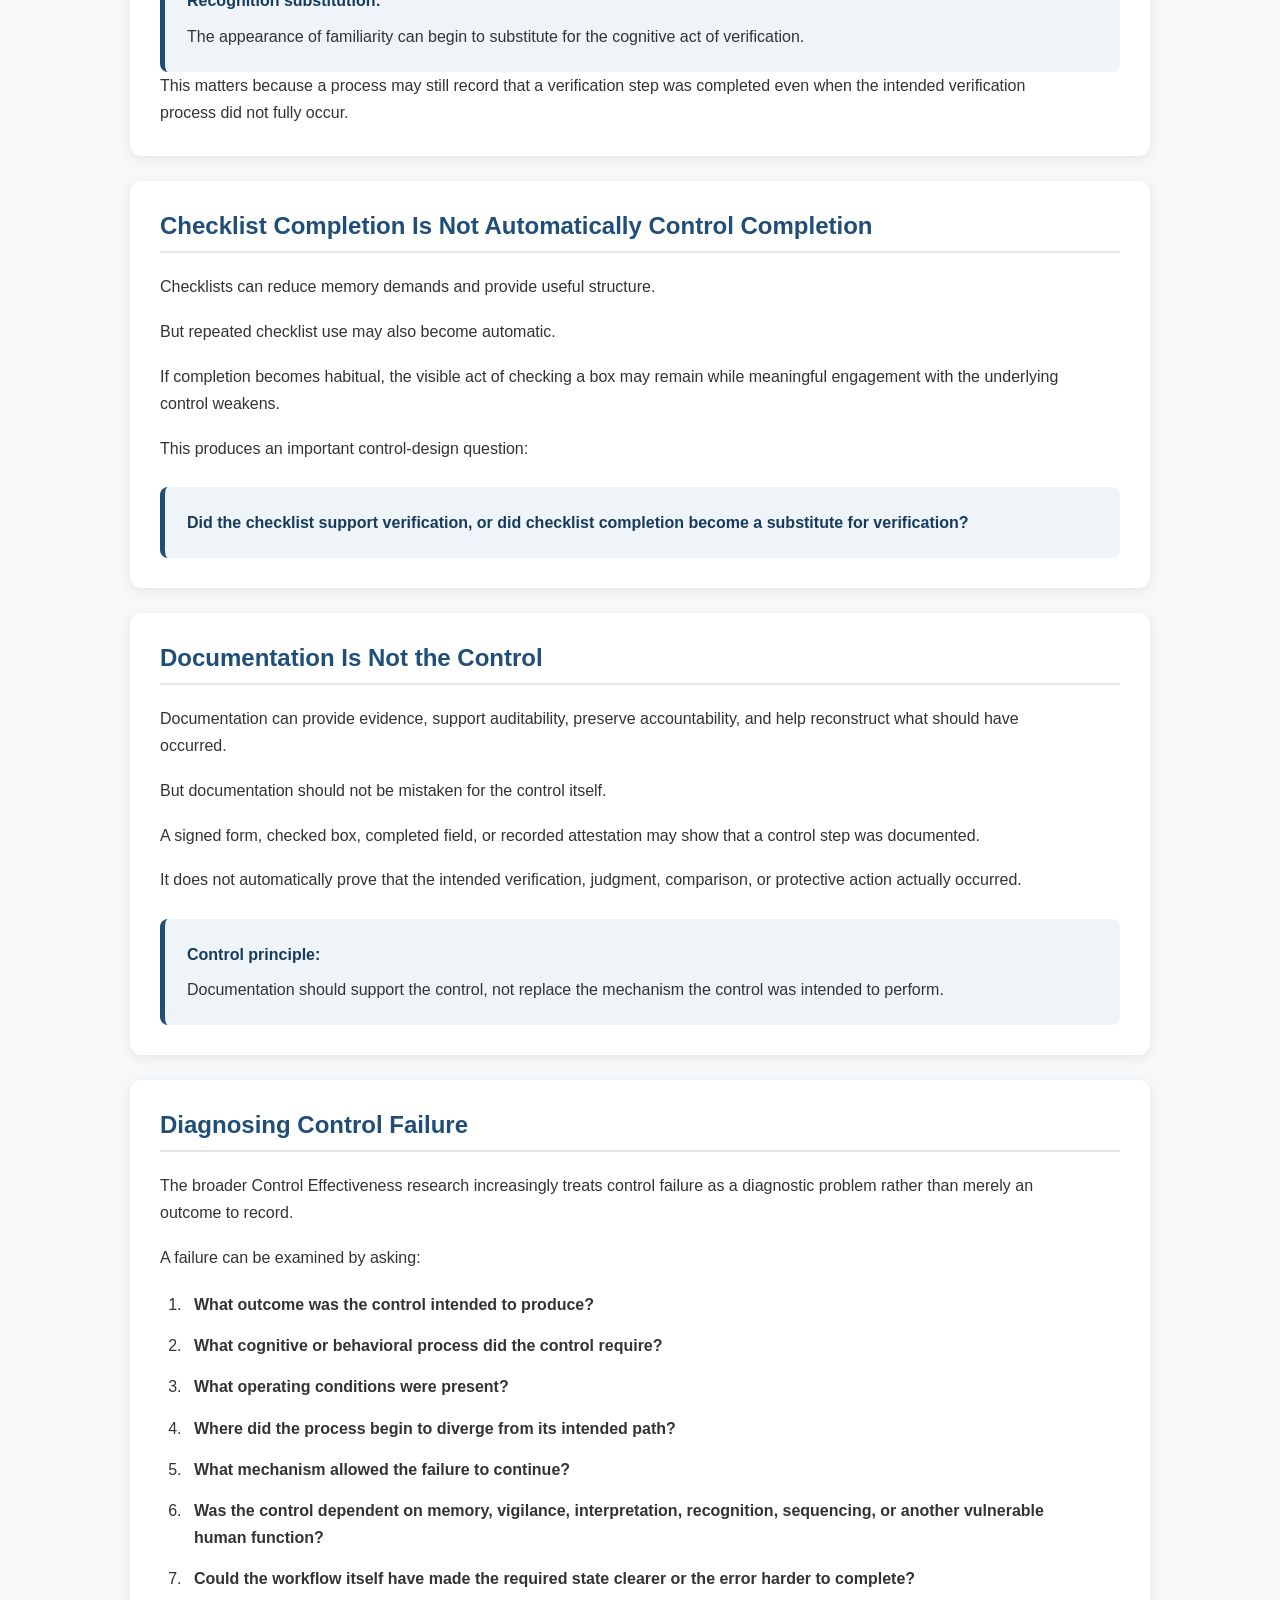
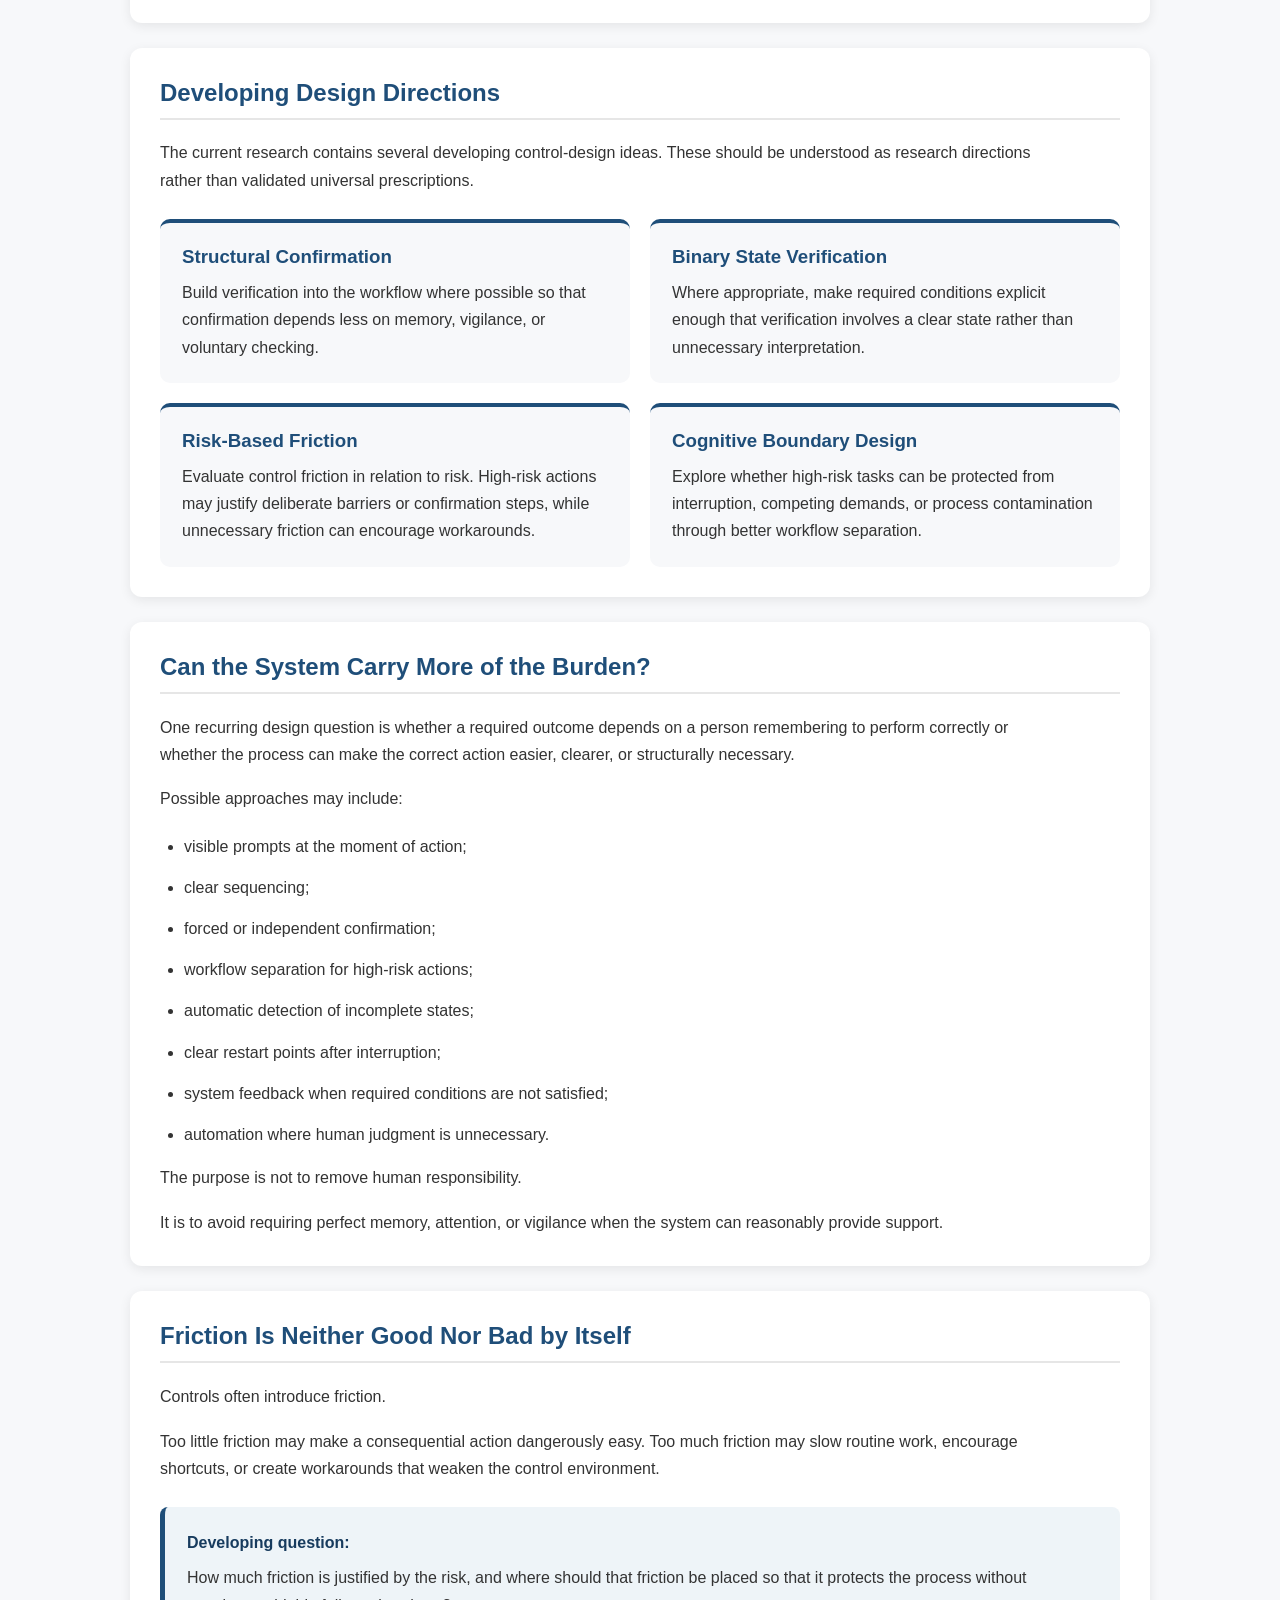
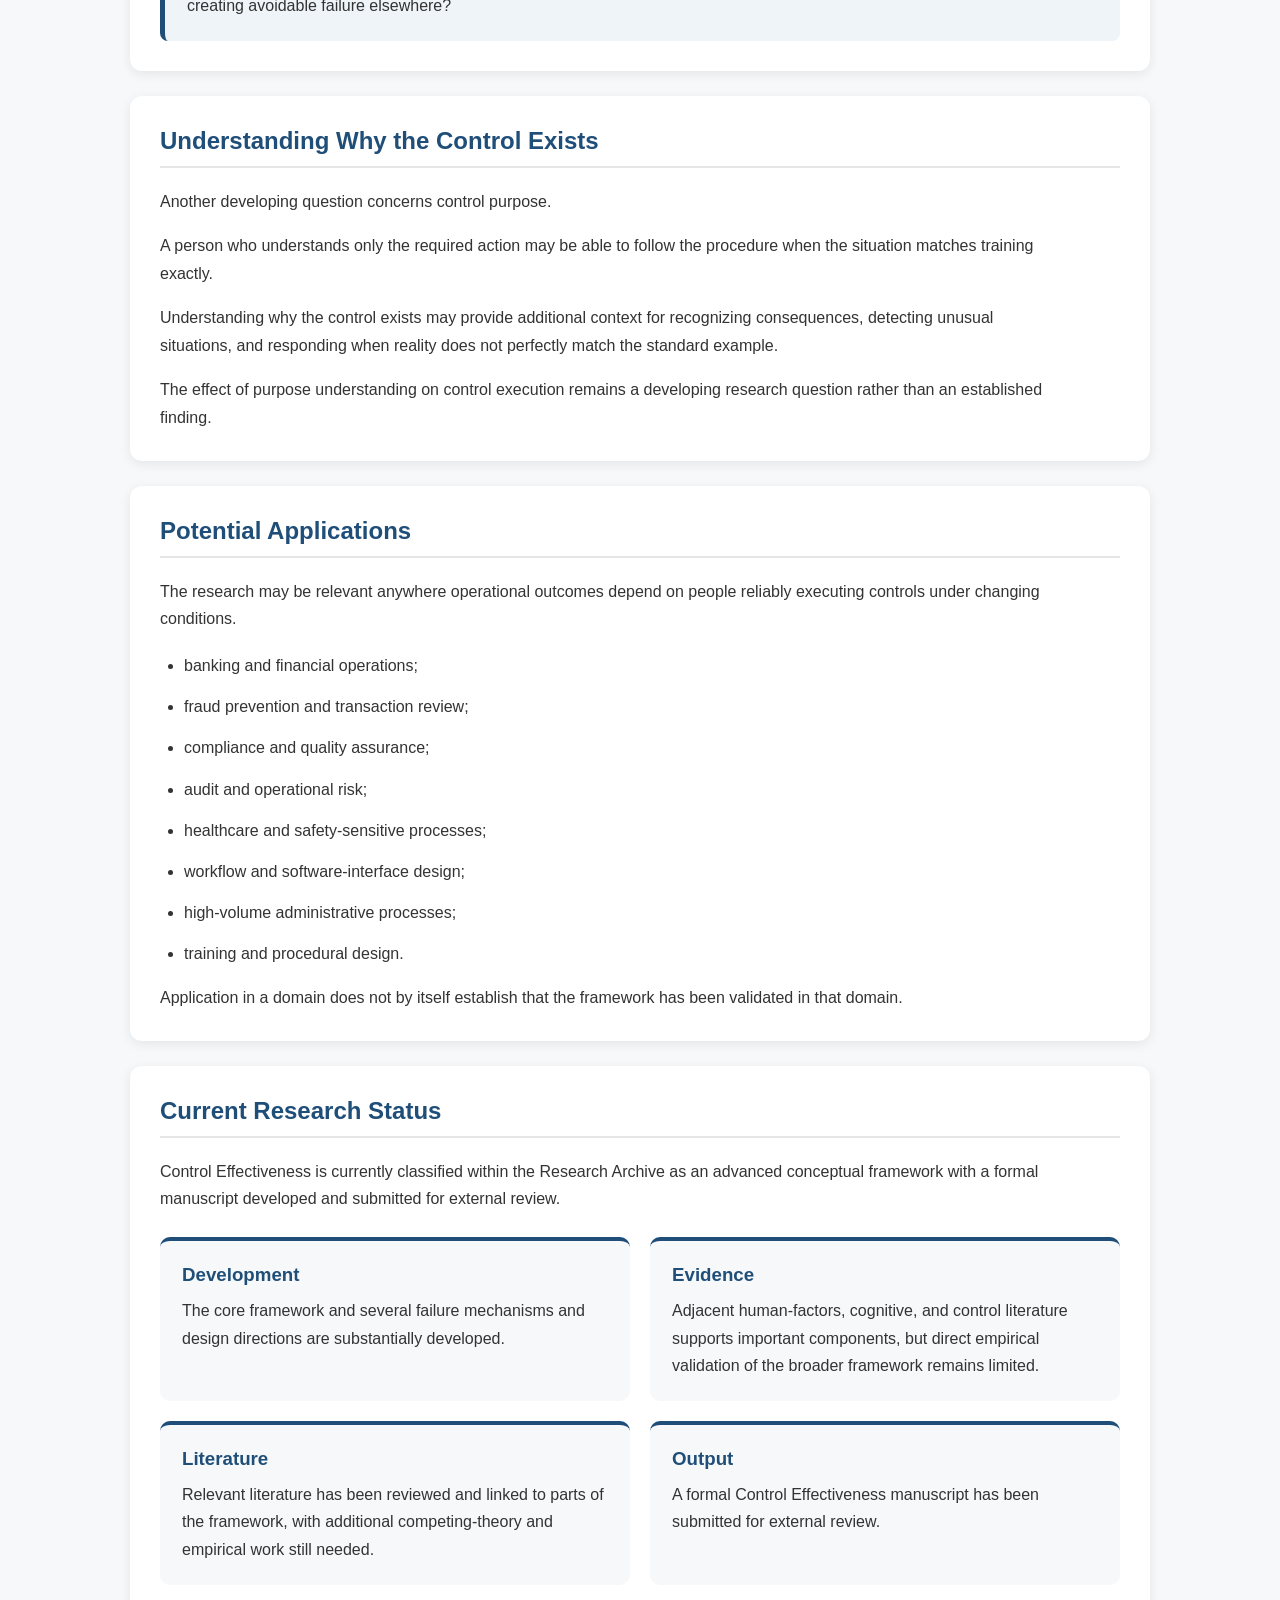
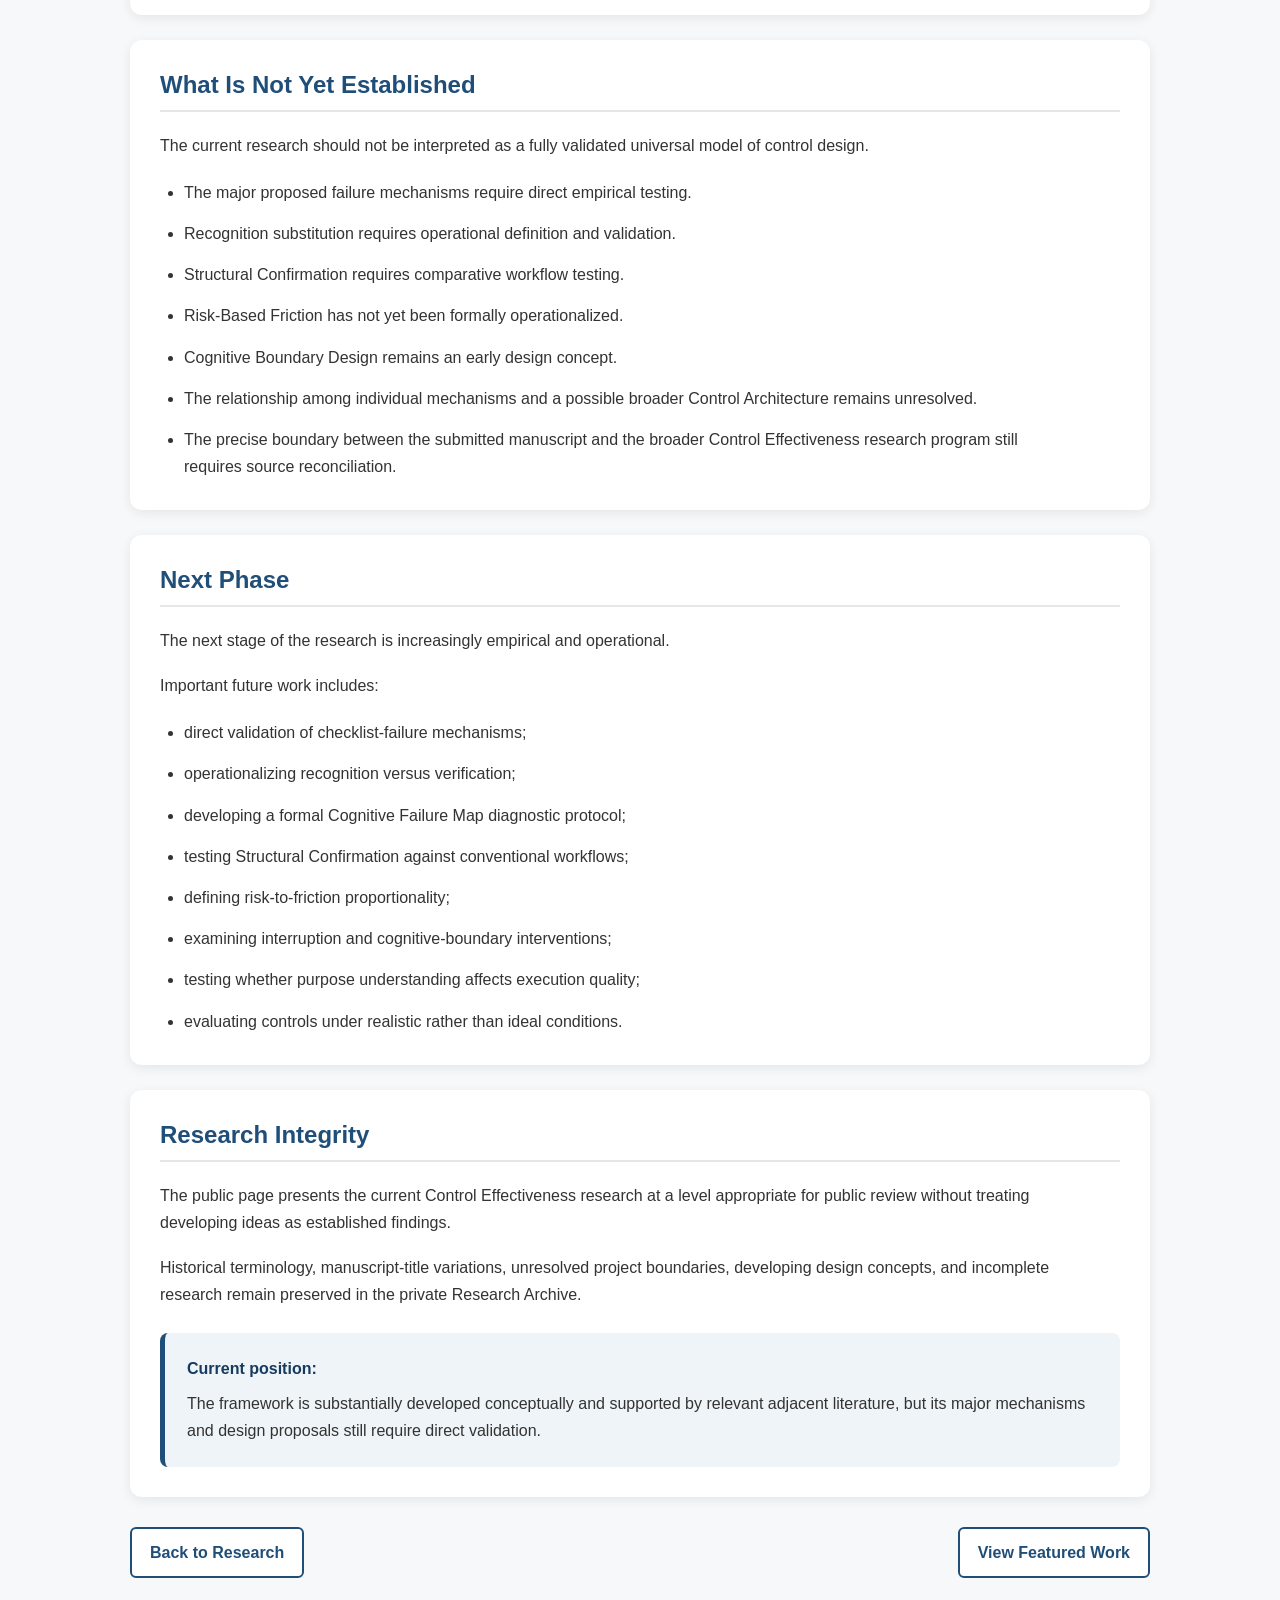
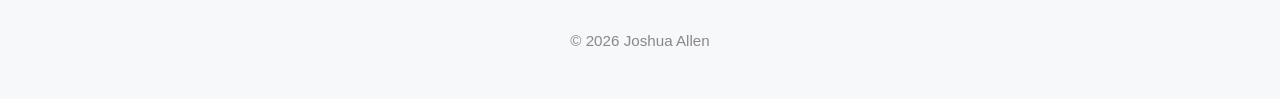
<file: control-effectiveness.html>
<!DOCTYPE html>
<html lang="en">

<head>
    <meta charset="UTF-8">
    <meta name="viewport" content="width=device-width, initial-scale=1.0">

    <title>Control Effectiveness Under Cognitive Variability | Joshua Allen</title>

    <link rel="stylesheet" href="styles.css">
</head>

<body>

<header>

    <h1>Joshua Allen</h1>

    <p class="tagline">
        Systems Analysis • Research • Risk & Controls • Data • Process Improvement
    </p>

</header>


<nav>

    <a href="index.html">Home</a>
    <a href="about.html">About</a>
    <a href="research.html">Research</a>
    <a href="index.html#projects">Projects</a>
    <a href="resume.html">Resume</a>

</nav>


<main class="case-study">


    <!-- PROJECT HERO -->

    <section class="project-hero">

        <p class="project-label">
            Control Effectiveness & Operational Systems
        </p>

        <h2>Control Effectiveness Under Cognitive Variability</h2>

        <p class="project-summary">
            A developing framework for evaluating whether operational controls
            remain effective under the real conditions in which people execute them,
            including workload, interruption, repetition, familiarity, cognitive burden,
            and human variability.
        </p>

    </section>


    <!-- CENTRAL POSITION -->

    <section>

        <h2>Central Position</h2>

        <p>
            A control should not be considered effective solely because it exists,
            is documented, or could theoretically prevent an error.
        </p>

        <p>
            Its effectiveness depends on whether it reliably produces its intended
            outcome under the conditions in which people actually perform the work.
        </p>

        <div class="insight-box">

            <strong>Central question:</strong>

            <p>
                Does the control still work when the person using it is distracted,
                interrupted, overloaded, familiar with the task, operating automatically,
                or otherwise functioning outside ideal conditions?
            </p>

        </div>

    </section>


    <!-- THE PROBLEM -->

    <section>

        <h2>The Problem</h2>

        <p>
            Many operational controls are designed as if human performance were stable.
        </p>

        <p>
            Procedures may assume that employees will consistently remember each step,
            maintain attention, notice deviations, resist interruption, verify information
            independently, and interpret instructions in the intended way.
        </p>

        <p>
            In practice, performance changes with workload, fatigue, interruption,
            sensory demands, emotional strain, repetition, familiarity, and competing
            cognitive demands.
        </p>

        <p>
            When a control depends heavily on sustained vigilance or memory, its apparent
            strength on paper may not translate into reliable performance in practice.
        </p>

    </section>


    <!-- CONTROL VS EXECUTION -->

    <section>

        <h2>Execution Failure or Control Failure?</h2>

        <p>
            When something goes wrong, organizations often begin with the person who
            performed the task.
        </p>

        <p>
            Sometimes that is appropriate. Individual accountability matters.
        </p>

        <p>
            But an error can also reveal a weakness in the design of the control itself.
        </p>

        <p>
            The research therefore separates two questions:
        </p>

        <ol class="framework-steps">

            <li>
                <strong>Did the person fail to execute the control as designed?</strong>
            </li>

            <li>
                <strong>Was the control itself too dependent on predictable human
                conditions that could not be relied upon consistently?</strong>
            </li>

        </ol>

        <div class="insight-box">

            <strong>Individual accountability and process accountability can coexist.</strong>

            <p>
                An employee can be responsible for an error while the organization
                can still examine whether the process created an avoidable opportunity
                for that error to occur.
            </p>

        </div>

    </section>


    <!-- RESEARCH OBJECTIVES -->

    <section>

        <h2>Research Objectives</h2>

        <ul class="clean-list">

            <li>
                Identify cognitive and operational conditions that can weaken control
                performance.
            </li>

            <li>
                Distinguish observed errors from the mechanisms that made those errors
                possible.
            </li>

            <li>
                Examine how workload, interruption, repetition, familiarity, and
                automaticity influence control execution.
            </li>

            <li>
                Distinguish recognition from genuine verification.
            </li>

            <li>
                Evaluate when documentation supports a control and when documentation
                merely records that a control was supposed to occur.
            </li>

            <li>
                Develop design directions that reduce unnecessary dependence on memory,
                vigilance, interpretation, or voluntary checking.
            </li>

            <li>
                Translate human-factors and cognitive research into practical
                operational-risk questions.
            </li>

            <li>
                Develop methods for directly evaluating whether controls remain
                effective under changing human conditions.
            </li>

        </ul>

    </section>


    <!-- APPROACH -->

    <section>

        <h2>Approach</h2>

        <p>
            The project combines process analysis, human factors, operational risk,
            internal controls, cognitive research, and organizational systems analysis.
        </p>

        <div class="method-grid">


            <article class="method-card">

                <h3>Process Analysis</h3>

                <p>
                    Trace the intended outcome, the sequence of actions required,
                    the points where decisions or verification occur, and the places
                    where failure can enter the process.
                </p>

            </article>


            <article class="method-card">

                <h3>Human Factors</h3>

                <p>
                    Examine how attention, memory, automaticity, interruption,
                    cognitive load, fatigue, and familiarity affect task performance.
                </p>

            </article>


            <article class="method-card">

                <h3>Control Evaluation</h3>

                <p>
                    Ask whether the control actually prevents, detects, or corrects
                    the intended problem under realistic operating conditions.
                </p>

            </article>


        </div>

    </section>


    <!-- RECOGNITION VS VERIFICATION -->

    <section>

        <h2>Recognition Is Not Verification</h2>

        <p>
            One important research distinction is the difference between recognizing
            an expected state and independently verifying that the required state
            actually exists.
        </p>

        <p>
            Repetition and familiarity can encourage automatic processing.
            Over time, a person may begin to recognize that something looks normal
            without actively confirming that the relevant control condition has
            been satisfied.
        </p>

        <div class="insight-box">

            <strong>Recognition substitution:</strong>

            <p>
                The appearance of familiarity can begin to substitute for the
                cognitive act of verification.
            </p>

        </div>

        <p>
            This matters because a process may still record that a verification step
            was completed even when the intended verification process did not fully occur.
        </p>

    </section>


    <!-- CHECKLIST FAILURE -->

    <section>

        <h2>Checklist Completion Is Not Automatically Control Completion</h2>

        <p>
            Checklists can reduce memory demands and provide useful structure.
        </p>

        <p>
            But repeated checklist use may also become automatic.
        </p>

        <p>
            If completion becomes habitual, the visible act of checking a box may
            remain while meaningful engagement with the underlying control weakens.
        </p>

        <p>
            This produces an important control-design question:
        </p>

        <div class="insight-box">

            <strong>Did the checklist support verification, or did checklist completion
            become a substitute for verification?</strong>
        </div>

    </section>


    <!-- DOCUMENTATION -->

    <section>

        <h2>Documentation Is Not the Control</h2>

        <p>
            Documentation can provide evidence, support auditability, preserve
            accountability, and help reconstruct what should have occurred.
        </p>

        <p>
            But documentation should not be mistaken for the control itself.
        </p>

        <p>
            A signed form, checked box, completed field, or recorded attestation may
            show that a control step was documented.
        </p>

        <p>
            It does not automatically prove that the intended verification,
            judgment, comparison, or protective action actually occurred.
        </p>

        <div class="insight-box">

            <strong>Control principle:</strong>

            <p>
                Documentation should support the control, not replace the mechanism
                the control was intended to perform.
            </p>

        </div>

    </section>


    <!-- DIAGNOSTIC VIEW -->

    <section>

        <h2>Diagnosing Control Failure</h2>

        <p>
            The broader Control Effectiveness research increasingly treats control
            failure as a diagnostic problem rather than merely an outcome to record.
        </p>

        <p>
            A failure can be examined by asking:
        </p>

        <ol class="framework-steps">

            <li>
                <strong>What outcome was the control intended to produce?</strong>
            </li>

            <li>
                <strong>What cognitive or behavioral process did the control require?</strong>
            </li>

            <li>
                <strong>What operating conditions were present?</strong>
            </li>

            <li>
                <strong>Where did the process begin to diverge from its intended path?</strong>
            </li>

            <li>
                <strong>What mechanism allowed the failure to continue?</strong>
            </li>

            <li>
                <strong>Was the control dependent on memory, vigilance, interpretation,
                recognition, sequencing, or another vulnerable human function?</strong>
            </li>

            <li>
                <strong>Could the workflow itself have made the required state clearer
                or the error harder to complete?</strong>
            </li>

        </ol>

    </section>


    <!-- DEVELOPING DESIGN DIRECTIONS -->

    <section>

        <h2>Developing Design Directions</h2>

        <p>
            The current research contains several developing control-design ideas.
            These should be understood as research directions rather than validated
            universal prescriptions.
        </p>

        <div class="principle-grid">


            <article class="principle-card">

                <h3>Structural Confirmation</h3>

                <p>
                    Build verification into the workflow where possible so that
                    confirmation depends less on memory, vigilance, or voluntary
                    checking.
                </p>

            </article>


            <article class="principle-card">

                <h3>Binary State Verification</h3>

                <p>
                    Where appropriate, make required conditions explicit enough that
                    verification involves a clear state rather than unnecessary
                    interpretation.
                </p>

            </article>


            <article class="principle-card">

                <h3>Risk-Based Friction</h3>

                <p>
                    Evaluate control friction in relation to risk. High-risk actions
                    may justify deliberate barriers or confirmation steps, while
                    unnecessary friction can encourage workarounds.
                </p>

            </article>


            <article class="principle-card">

                <h3>Cognitive Boundary Design</h3>

                <p>
                    Explore whether high-risk tasks can be protected from interruption,
                    competing demands, or process contamination through better workflow
                    separation.
                </p>

            </article>


        </div>

    </section>


    <!-- SYSTEM CARRIES BURDEN -->

    <section>

        <h2>Can the System Carry More of the Burden?</h2>

        <p>
            One recurring design question is whether a required outcome depends on
            a person remembering to perform correctly or whether the process can make
            the correct action easier, clearer, or structurally necessary.
        </p>

        <p>
            Possible approaches may include:
        </p>

        <ul class="clean-list">

            <li>visible prompts at the moment of action;</li>
            <li>clear sequencing;</li>
            <li>forced or independent confirmation;</li>
            <li>workflow separation for high-risk actions;</li>
            <li>automatic detection of incomplete states;</li>
            <li>clear restart points after interruption;</li>
            <li>system feedback when required conditions are not satisfied;</li>
            <li>automation where human judgment is unnecessary.</li>

        </ul>

        <p>
            The purpose is not to remove human responsibility.
        </p>

        <p>
            It is to avoid requiring perfect memory, attention, or vigilance when
            the system can reasonably provide support.
        </p>

    </section>


    <!-- FRICTION AND RISK -->

    <section>

        <h2>Friction Is Neither Good Nor Bad by Itself</h2>

        <p>
            Controls often introduce friction.
        </p>

        <p>
            Too little friction may make a consequential action dangerously easy.
            Too much friction may slow routine work, encourage shortcuts, or create
            workarounds that weaken the control environment.
        </p>

        <div class="insight-box">

            <strong>Developing question:</strong>

            <p>
                How much friction is justified by the risk, and where should that
                friction be placed so that it protects the process without creating
                avoidable failure elsewhere?
            </p>

        </div>

    </section>


    <!-- CONTROL PURPOSE -->

    <section>

        <h2>Understanding Why the Control Exists</h2>

        <p>
            Another developing question concerns control purpose.
        </p>

        <p>
            A person who understands only the required action may be able to follow
            the procedure when the situation matches training exactly.
        </p>

        <p>
            Understanding why the control exists may provide additional context for
            recognizing consequences, detecting unusual situations, and responding
            when reality does not perfectly match the standard example.
        </p>

        <p>
            The effect of purpose understanding on control execution remains a
            developing research question rather than an established finding.
        </p>

    </section>


    <!-- APPLICATIONS -->

    <section>

        <h2>Potential Applications</h2>

        <p>
            The research may be relevant anywhere operational outcomes depend on
            people reliably executing controls under changing conditions.
        </p>

        <ul class="clean-list">

            <li>banking and financial operations;</li>
            <li>fraud prevention and transaction review;</li>
            <li>compliance and quality assurance;</li>
            <li>audit and operational risk;</li>
            <li>healthcare and safety-sensitive processes;</li>
            <li>workflow and software-interface design;</li>
            <li>high-volume administrative processes;</li>
            <li>training and procedural design.</li>

        </ul>

        <p>
            Application in a domain does not by itself establish that the framework
            has been validated in that domain.
        </p>

    </section>


    <!-- CURRENT RESEARCH STATUS -->

    <section>

        <h2>Current Research Status</h2>

        <p>
            Control Effectiveness is currently classified within the Research Archive
            as an advanced conceptual framework with a formal manuscript developed
            and submitted for external review.
        </p>

        <div class="principle-grid">


            <div class="principle-card">

                <h3>Development</h3>

                <p>
                    The core framework and several failure mechanisms and design
                    directions are substantially developed.
                </p>

            </div>


            <div class="principle-card">

                <h3>Evidence</h3>

                <p>
                    Adjacent human-factors, cognitive, and control literature supports
                    important components, but direct empirical validation of the broader
                    framework remains limited.
                </p>

            </div>


            <div class="principle-card">

                <h3>Literature</h3>

                <p>
                    Relevant literature has been reviewed and linked to parts of the
                    framework, with additional competing-theory and empirical work still
                    needed.
                </p>

            </div>


            <div class="principle-card">

                <h3>Output</h3>

                <p>
                    A formal Control Effectiveness manuscript has been submitted for
                    external review.
                </p>

            </div>


        </div>

    </section>


    <!-- WHAT IS NOT YET ESTABLISHED -->

    <section>

        <h2>What Is Not Yet Established</h2>

        <p>
            The current research should not be interpreted as a fully validated
            universal model of control design.
        </p>

        <ul class="clean-list">

            <li>
                The major proposed failure mechanisms require direct empirical testing.
            </li>

            <li>
                Recognition substitution requires operational definition and validation.
            </li>

            <li>
                Structural Confirmation requires comparative workflow testing.
            </li>

            <li>
                Risk-Based Friction has not yet been formally operationalized.
            </li>

            <li>
                Cognitive Boundary Design remains an early design concept.
            </li>

            <li>
                The relationship among individual mechanisms and a possible broader
                Control Architecture remains unresolved.
            </li>

            <li>
                The precise boundary between the submitted manuscript and the broader
                Control Effectiveness research program still requires source
                reconciliation.
            </li>

        </ul>

    </section>


    <!-- NEXT PHASE -->

    <section>

        <h2>Next Phase</h2>

        <p>
            The next stage of the research is increasingly empirical and operational.
        </p>

        <p>
            Important future work includes:
        </p>

        <ul class="clean-list">

            <li>direct validation of checklist-failure mechanisms;</li>
            <li>operationalizing recognition versus verification;</li>
            <li>developing a formal Cognitive Failure Map diagnostic protocol;</li>
            <li>testing Structural Confirmation against conventional workflows;</li>
            <li>defining risk-to-friction proportionality;</li>
            <li>examining interruption and cognitive-boundary interventions;</li>
            <li>testing whether purpose understanding affects execution quality;</li>
            <li>evaluating controls under realistic rather than ideal conditions.</li>

        </ul>

    </section>


    <!-- RESEARCH INTEGRITY -->

    <section>

        <h2>Research Integrity</h2>

        <p>
            The public page presents the current Control Effectiveness research at
            a level appropriate for public review without treating developing ideas
            as established findings.
        </p>

        <p>
            Historical terminology, manuscript-title variations, unresolved project
            boundaries, developing design concepts, and incomplete research remain
            preserved in the private Research Archive.
        </p>

        <div class="insight-box">

            <strong>Current position:</strong>

            <p>
                The framework is substantially developed conceptually and supported
                by relevant adjacent literature, but its major mechanisms and design
                proposals still require direct validation.
            </p>

        </div>

    </section>


    <!-- PAGE ACTIONS -->

    <div class="page-actions">

        <a href="research.html" class="secondary-button">
            Back to Research
        </a>

        <a href="index.html#projects" class="secondary-button">
            View Featured Work
        </a>

    </div>


</main>


<footer>

    © 2026 Joshua Allen

</footer>

</body>

</html>
</file>
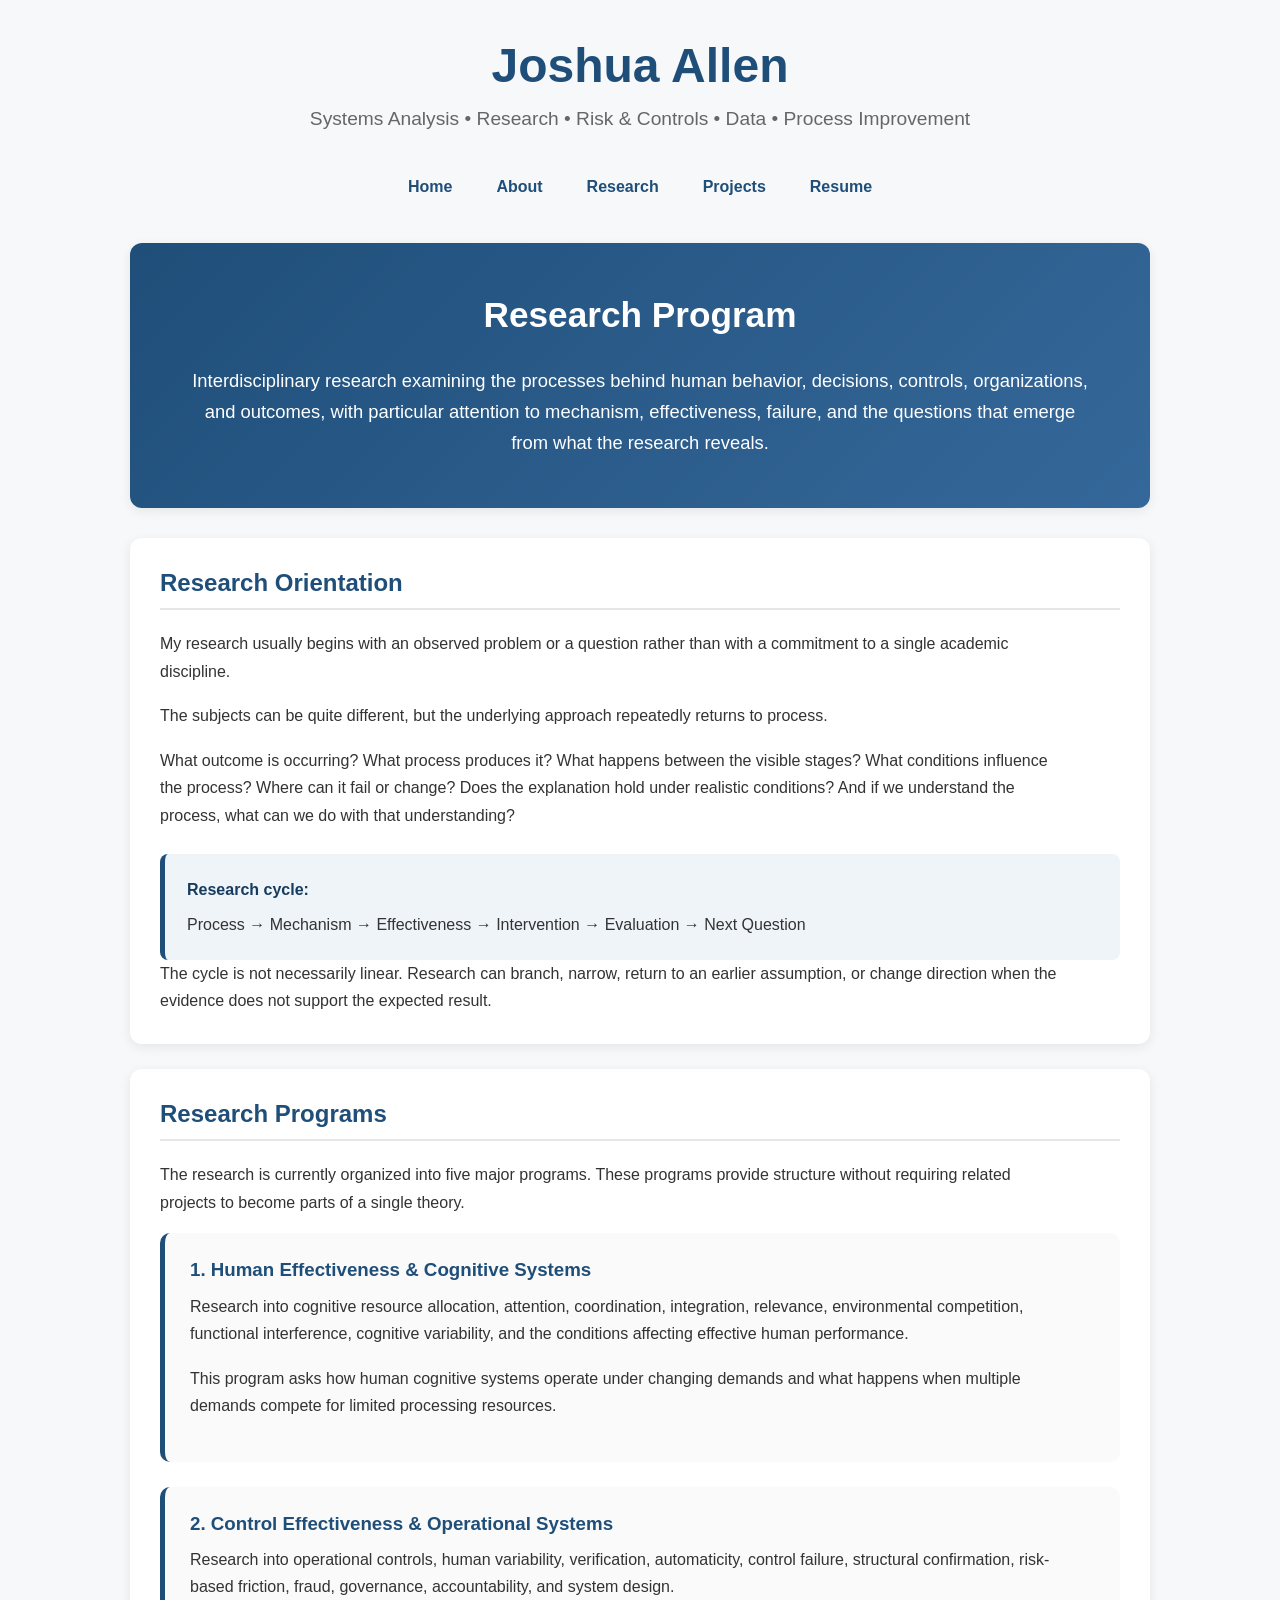
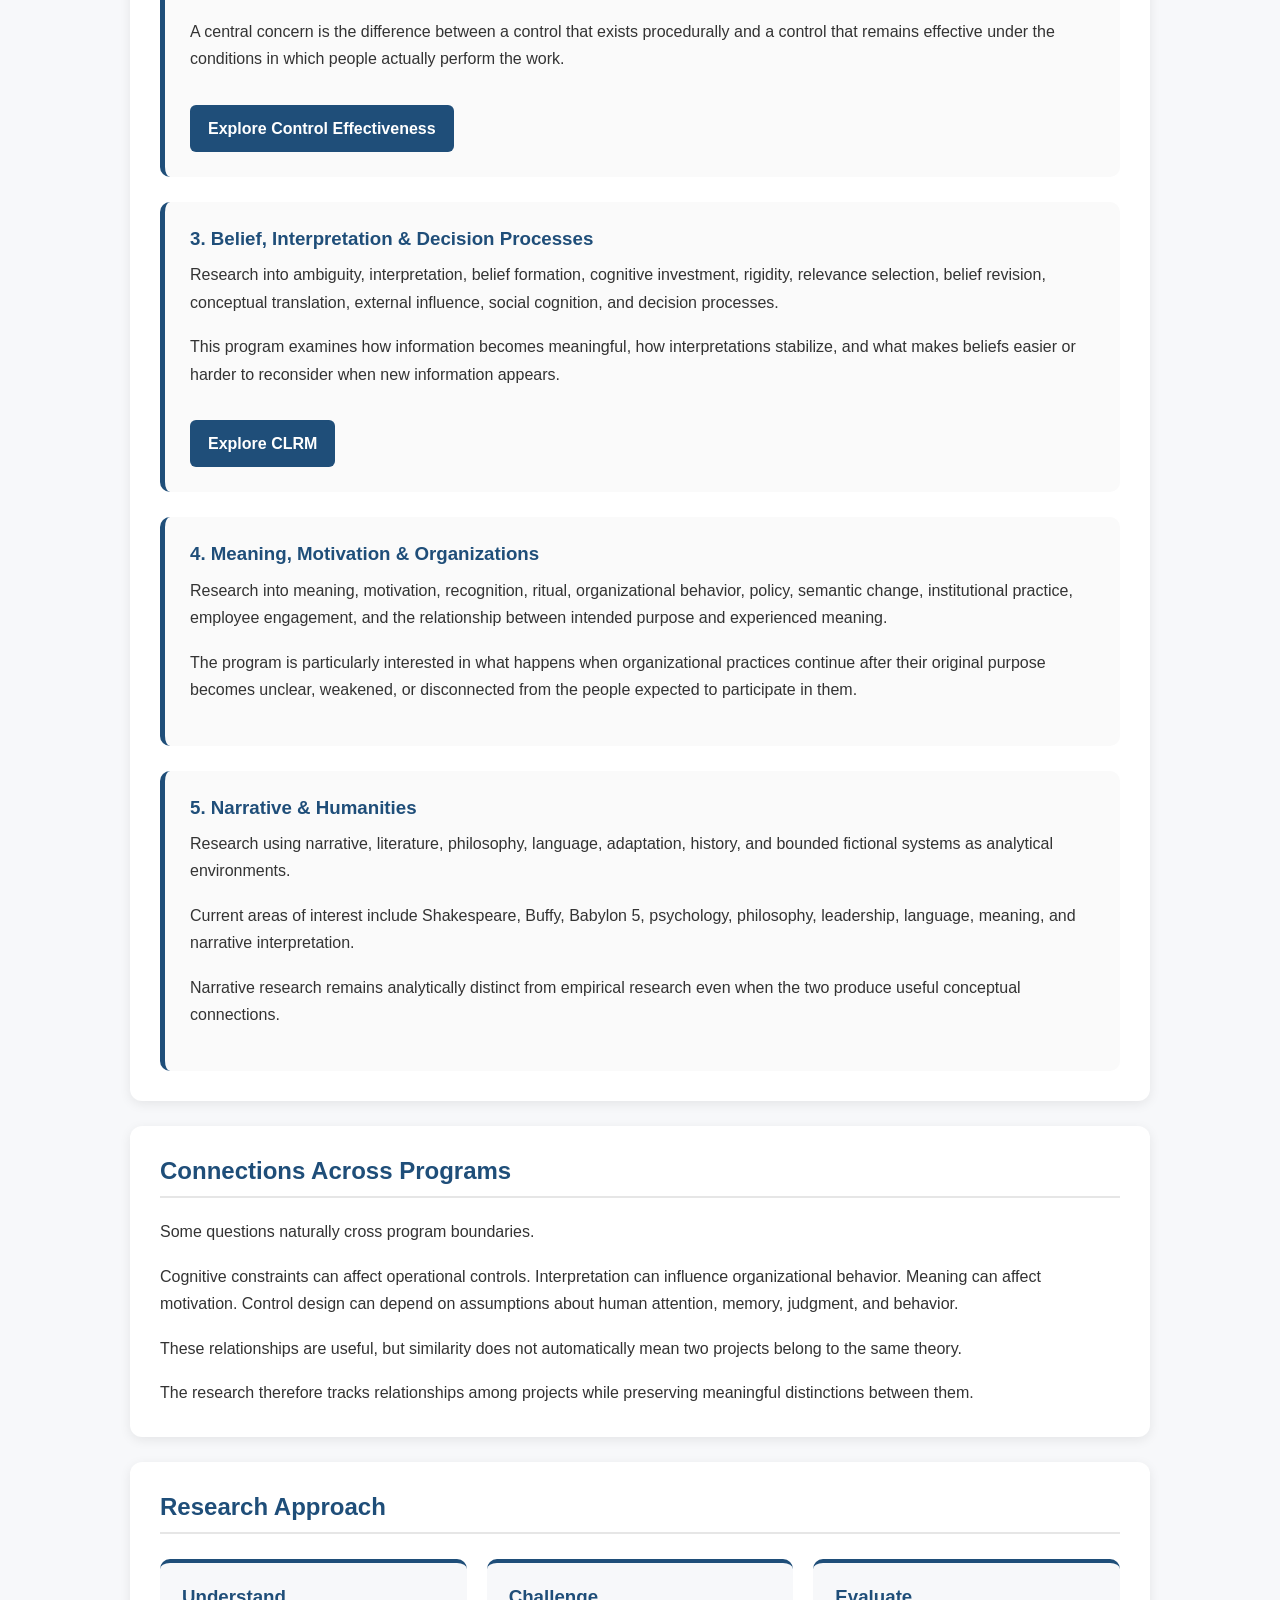
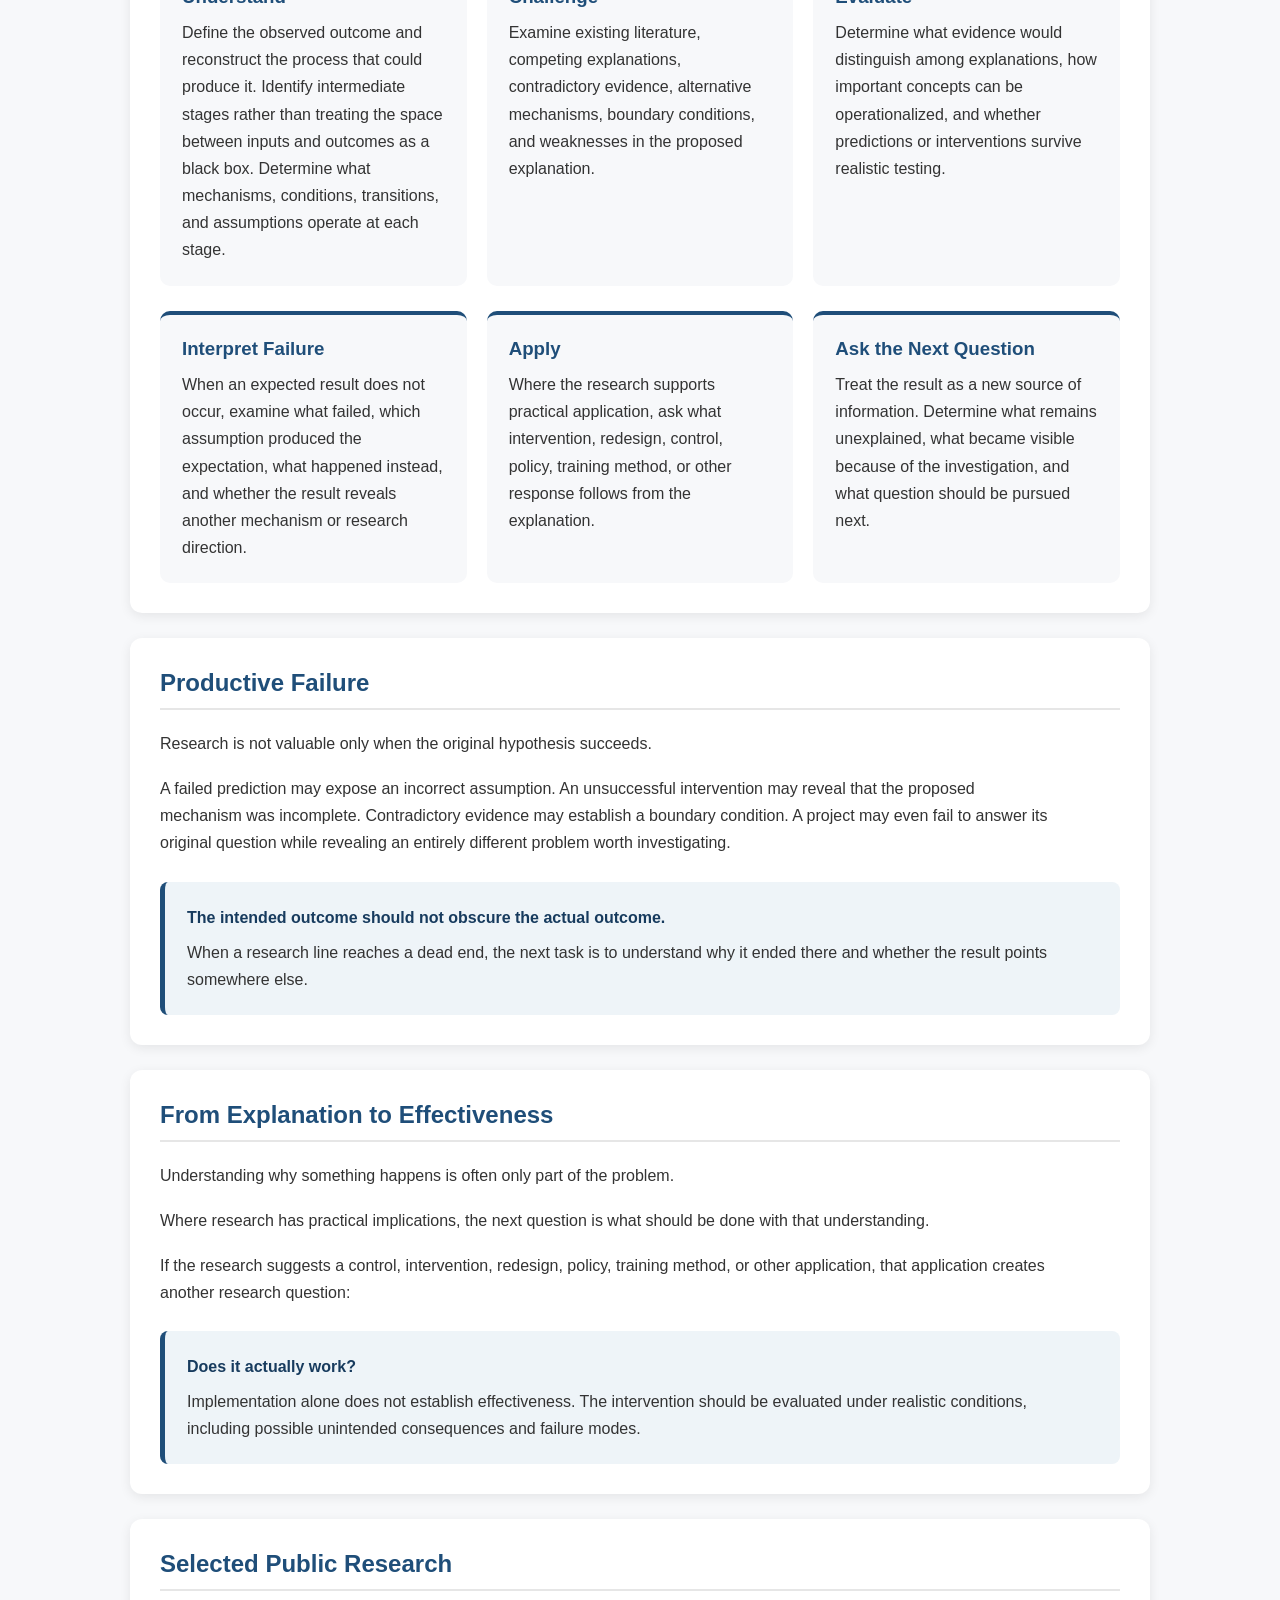
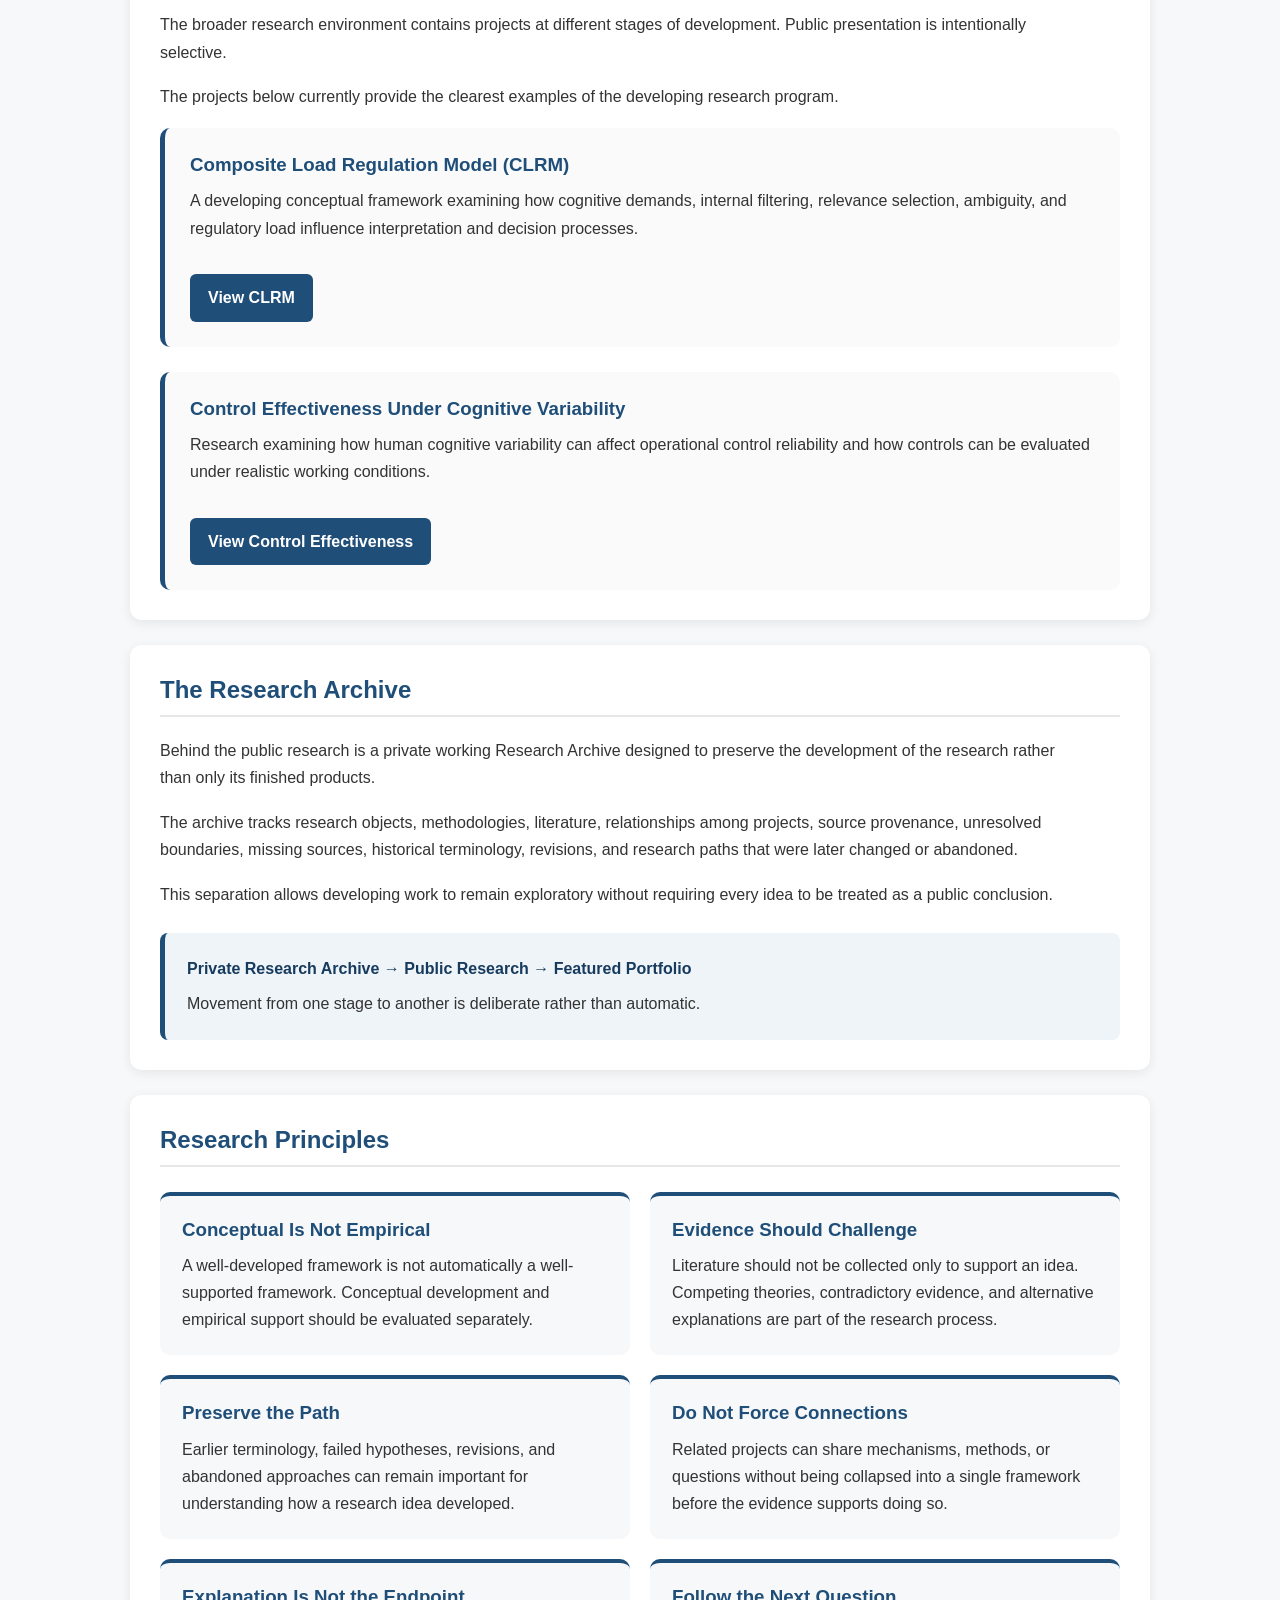
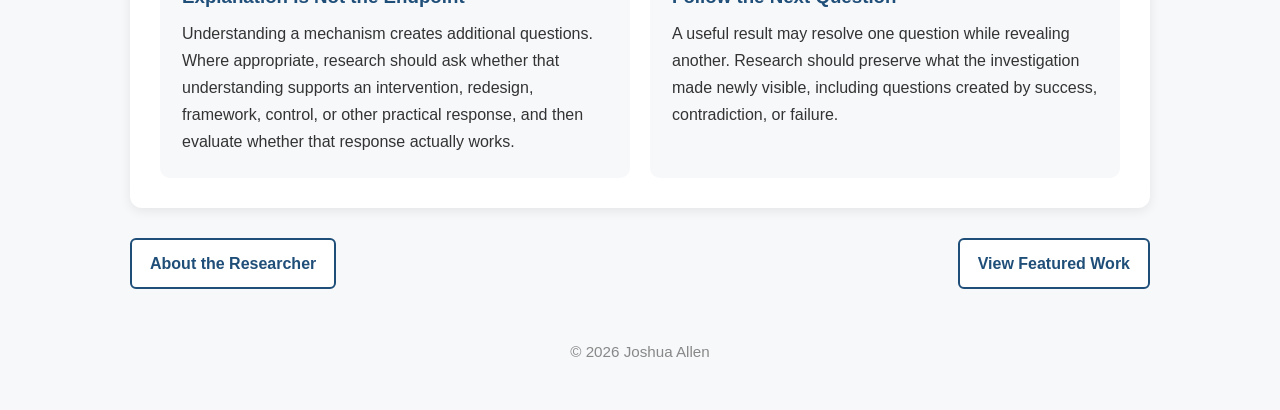
<file: research.html>
<!DOCTYPE html>
<html lang="en">

<head>
    <meta charset="UTF-8">
    <meta name="viewport" content="width=device-width, initial-scale=1.0">

    <title>Research | Joshua Allen</title>

    <link rel="stylesheet" href="styles.css">
</head>

<body>

<header>

    <h1>Joshua Allen</h1>

    <p class="tagline">
        Systems Analysis • Research • Risk & Controls • Data • Process Improvement
    </p>

</header>


<nav>

    <a href="index.html">Home</a>
    <a href="about.html">About</a>
    <a href="research.html">Research</a>
    <a href="index.html#projects">Projects</a>
    <a href="resume.html">Resume</a>

</nav>


<!-- RESEARCH HERO -->

<section class="hero">

    <h2>Research Program</h2>

    <p>
        Interdisciplinary research examining the processes behind human
        behavior, decisions, controls, organizations, and outcomes, with
        particular attention to mechanism, effectiveness, failure, and the
        questions that emerge from what the research reveals.
    </p>

</section>


<!-- RESEARCH ORIENTATION -->

<section>

    <h2>Research Orientation</h2>

    <p>
        My research usually begins with an observed problem or a question
        rather than with a commitment to a single academic discipline.
    </p>

    <p>
        The subjects can be quite different, but the underlying approach
        repeatedly returns to process.
    </p>

    <p>
        What outcome is occurring? What process produces it? What happens
        between the visible stages? What conditions influence the process?
        Where can it fail or change? Does the explanation hold under realistic
        conditions? And if we understand the process, what can we do with that
        understanding?
    </p>

    <div class="insight-box">

        <strong>Research cycle:</strong>

        <p>
            Process → Mechanism → Effectiveness → Intervention →
            Evaluation → Next Question
        </p>

    </div>

    <p>
        The cycle is not necessarily linear. Research can branch, narrow,
        return to an earlier assumption, or change direction when the
        evidence does not support the expected result.
    </p>

</section>


<!-- RESEARCH PROGRAMS -->

<section>

    <h2>Research Programs</h2>

    <p>
        The research is currently organized into five major programs.
        These programs provide structure without requiring related projects
        to become parts of a single theory.
    </p>


    <div class="project-card">

        <h3>1. Human Effectiveness & Cognitive Systems</h3>

        <p>
            Research into cognitive resource allocation, attention,
            coordination, integration, relevance, environmental competition,
            functional interference, cognitive variability, and the conditions
            affecting effective human performance.
        </p>

        <p>
            This program asks how human cognitive systems operate under
            changing demands and what happens when multiple demands compete
            for limited processing resources.
        </p>

    </div>


    <div class="project-card">

        <h3>2. Control Effectiveness & Operational Systems</h3>

        <p>
            Research into operational controls, human variability,
            verification, automaticity, control failure, structural
            confirmation, risk-based friction, fraud, governance,
            accountability, and system design.
        </p>

        <p>
            A central concern is the difference between a control that exists
            procedurally and a control that remains effective under the
            conditions in which people actually perform the work.
        </p>

        <a href="control-effectiveness.html" class="project-button">
            Explore Control Effectiveness
        </a>

    </div>


    <div class="project-card">

        <h3>3. Belief, Interpretation & Decision Processes</h3>

        <p>
            Research into ambiguity, interpretation, belief formation,
            cognitive investment, rigidity, relevance selection, belief
            revision, conceptual translation, external influence, social
            cognition, and decision processes.
        </p>

        <p>
            This program examines how information becomes meaningful,
            how interpretations stabilize, and what makes beliefs easier
            or harder to reconsider when new information appears.
        </p>

<a href="clrm.html" class="project-button">
    Explore CLRM
</a>

    </div>


    <div class="project-card">

        <h3>4. Meaning, Motivation & Organizations</h3>

        <p>
            Research into meaning, motivation, recognition, ritual,
            organizational behavior, policy, semantic change, institutional
            practice, employee engagement, and the relationship between
            intended purpose and experienced meaning.
        </p>

        <p>
            The program is particularly interested in what happens when
            organizational practices continue after their original purpose
            becomes unclear, weakened, or disconnected from the people
            expected to participate in them.
        </p>

    </div>


    <div class="project-card">

        <h3>5. Narrative & Humanities</h3>

        <p>
            Research using narrative, literature, philosophy, language,
            adaptation, history, and bounded fictional systems as analytical
            environments.
        </p>

        <p>
            Current areas of interest include Shakespeare, Buffy,
            Babylon 5, psychology, philosophy, leadership, language,
            meaning, and narrative interpretation.
        </p>

        <p>
            Narrative research remains analytically distinct from empirical
            research even when the two produce useful conceptual connections.
        </p>

    </div>

</section>


<!-- CROSS PROGRAM RESEARCH -->

<section>

    <h2>Connections Across Programs</h2>

    <p>
        Some questions naturally cross program boundaries.
    </p>

    <p>
        Cognitive constraints can affect operational controls. Interpretation
        can influence organizational behavior. Meaning can affect motivation.
        Control design can depend on assumptions about human attention,
        memory, judgment, and behavior.
    </p>

    <p>
        These relationships are useful, but similarity does not automatically
        mean two projects belong to the same theory.
    </p>

    <p>
        The research therefore tracks relationships among projects while
        preserving meaningful distinctions between them.
    </p>

</section>


<!-- RESEARCH APPROACH -->

<section>

    <h2>Research Approach</h2>

    <div class="method-grid">


        <article class="method-card">

            <h3>Understand</h3>

            <p>
                Define the observed outcome and reconstruct the process that
                could produce it. Identify intermediate stages rather than
                treating the space between inputs and outcomes as a black box.
                Determine what mechanisms, conditions, transitions, and
                assumptions operate at each stage.
            </p>

        </article>


        <article class="method-card">

            <h3>Challenge</h3>

            <p>
                Examine existing literature, competing explanations,
                contradictory evidence, alternative mechanisms, boundary
                conditions, and weaknesses in the proposed explanation.
            </p>

        </article>


        <article class="method-card">

            <h3>Evaluate</h3>

            <p>
                Determine what evidence would distinguish among explanations,
                how important concepts can be operationalized, and whether
                predictions or interventions survive realistic testing.
            </p>

        </article>


    </div>


    <div class="method-grid">


        <article class="method-card">

            <h3>Interpret Failure</h3>

            <p>
                When an expected result does not occur, examine what failed,
                which assumption produced the expectation, what happened
                instead, and whether the result reveals another mechanism
                or research direction.
            </p>

        </article>


        <article class="method-card">

            <h3>Apply</h3>

            <p>
                Where the research supports practical application, ask what
                intervention, redesign, control, policy, training method, or
                other response follows from the explanation.
            </p>

        </article>


        <article class="method-card">

            <h3>Ask the Next Question</h3>

            <p>
                Treat the result as a new source of information. Determine
                what remains unexplained, what became visible because of the
                investigation, and what question should be pursued next.
            </p>

        </article>


    </div>

</section>


<!-- PRODUCTIVE FAILURE -->

<section>

    <h2>Productive Failure</h2>

    <p>
        Research is not valuable only when the original hypothesis succeeds.
    </p>

    <p>
        A failed prediction may expose an incorrect assumption. An unsuccessful
        intervention may reveal that the proposed mechanism was incomplete.
        Contradictory evidence may establish a boundary condition. A project
        may even fail to answer its original question while revealing an
        entirely different problem worth investigating.
    </p>

    <div class="insight-box">

        <strong>The intended outcome should not obscure the actual outcome.</strong>

        <p>
            When a research line reaches a dead end, the next task is to
            understand why it ended there and whether the result points
            somewhere else.
        </p>

    </div>

</section>


<!-- EFFECTIVENESS -->

<section>

    <h2>From Explanation to Effectiveness</h2>

    <p>
        Understanding why something happens is often only part of the problem.
    </p>

    <p>
        Where research has practical implications, the next question is what
        should be done with that understanding.
    </p>

    <p>
        If the research suggests a control, intervention, redesign, policy,
        training method, or other application, that application creates
        another research question:
    </p>

    <div class="insight-box">

        <strong>Does it actually work?</strong>

        <p>
            Implementation alone does not establish effectiveness.
            The intervention should be evaluated under realistic conditions,
            including possible unintended consequences and failure modes.
        </p>

    </div>

</section>


<!-- CURRENT PUBLIC RESEARCH -->

<section>

    <h2>Selected Public Research</h2>

    <p>
        The broader research environment contains projects at different
        stages of development. Public presentation is intentionally selective.
    </p>

    <p>
        The projects below currently provide the clearest examples of the
        developing research program.
    </p>


    <div class="project-card">

        <h3>Composite Load Regulation Model (CLRM)</h3>

        <p>
            A developing conceptual framework examining how cognitive demands,
            internal filtering, relevance selection, ambiguity, and regulatory
            load influence interpretation and decision processes.
        </p>

        <a href="clrm.html" class="project-button">
            View CLRM
        </a>

    </div>


    <div class="project-card">

        <h3>Control Effectiveness Under Cognitive Variability</h3>

        <p>
            Research examining how human cognitive variability can affect
            operational control reliability and how controls can be evaluated
            under realistic working conditions.
        </p>

        <a href="control-effectiveness.html" class="project-button">
            View Control Effectiveness
        </a>

    </div>

</section>


<!-- RESEARCH ARCHIVE -->

<section>

    <h2>The Research Archive</h2>

    <p>
        Behind the public research is a private working Research Archive
        designed to preserve the development of the research rather than
        only its finished products.
    </p>

    <p>
        The archive tracks research objects, methodologies, literature,
        relationships among projects, source provenance, unresolved
        boundaries, missing sources, historical terminology, revisions,
        and research paths that were later changed or abandoned.
    </p>

    <p>
        This separation allows developing work to remain exploratory without
        requiring every idea to be treated as a public conclusion.
    </p>

    <div class="insight-box">

        <strong>Private Research Archive → Public Research → Featured Portfolio</strong>

        <p>
            Movement from one stage to another is deliberate rather than
            automatic.
        </p>

    </div>

</section>


<!-- RESEARCH PRINCIPLES -->

<section>

    <h2>Research Principles</h2>

    <div class="principle-grid">


        <div class="principle-card">

            <h3>Conceptual Is Not Empirical</h3>

            <p>
                A well-developed framework is not automatically a
                well-supported framework. Conceptual development and
                empirical support should be evaluated separately.
            </p>

        </div>


        <div class="principle-card">

            <h3>Evidence Should Challenge</h3>

            <p>
                Literature should not be collected only to support an idea.
                Competing theories, contradictory evidence, and alternative
                explanations are part of the research process.
            </p>

        </div>


        <div class="principle-card">

            <h3>Preserve the Path</h3>

            <p>
                Earlier terminology, failed hypotheses, revisions, and
                abandoned approaches can remain important for understanding
                how a research idea developed.
            </p>

        </div>


        <div class="principle-card">

            <h3>Do Not Force Connections</h3>

            <p>
                Related projects can share mechanisms, methods, or questions
                without being collapsed into a single framework before the
                evidence supports doing so.
            </p>

        </div>


        <div class="principle-card">

            <h3>Explanation Is Not the Endpoint</h3>

            <p>
                Understanding a mechanism creates additional questions.
                Where appropriate, research should ask whether that understanding
                supports an intervention, redesign, framework, control, or other
                practical response, and then evaluate whether that response
                actually works.
            </p>

        </div>


        <div class="principle-card">

            <h3>Follow the Next Question</h3>

            <p>
                A useful result may resolve one question while revealing another.
                Research should preserve what the investigation made newly visible,
                including questions created by success, contradiction, or failure.
            </p>

        </div>


    </div>

</section>


<!-- PAGE ACTIONS -->

<div class="page-actions">

    <a href="about.html" class="secondary-button">
        About the Researcher
    </a>

    <a href="index.html#projects" class="secondary-button">
        View Featured Work
    </a>

</div>


<footer>

    © 2026 Joshua Allen

</footer>

</body>

</html>
</file>
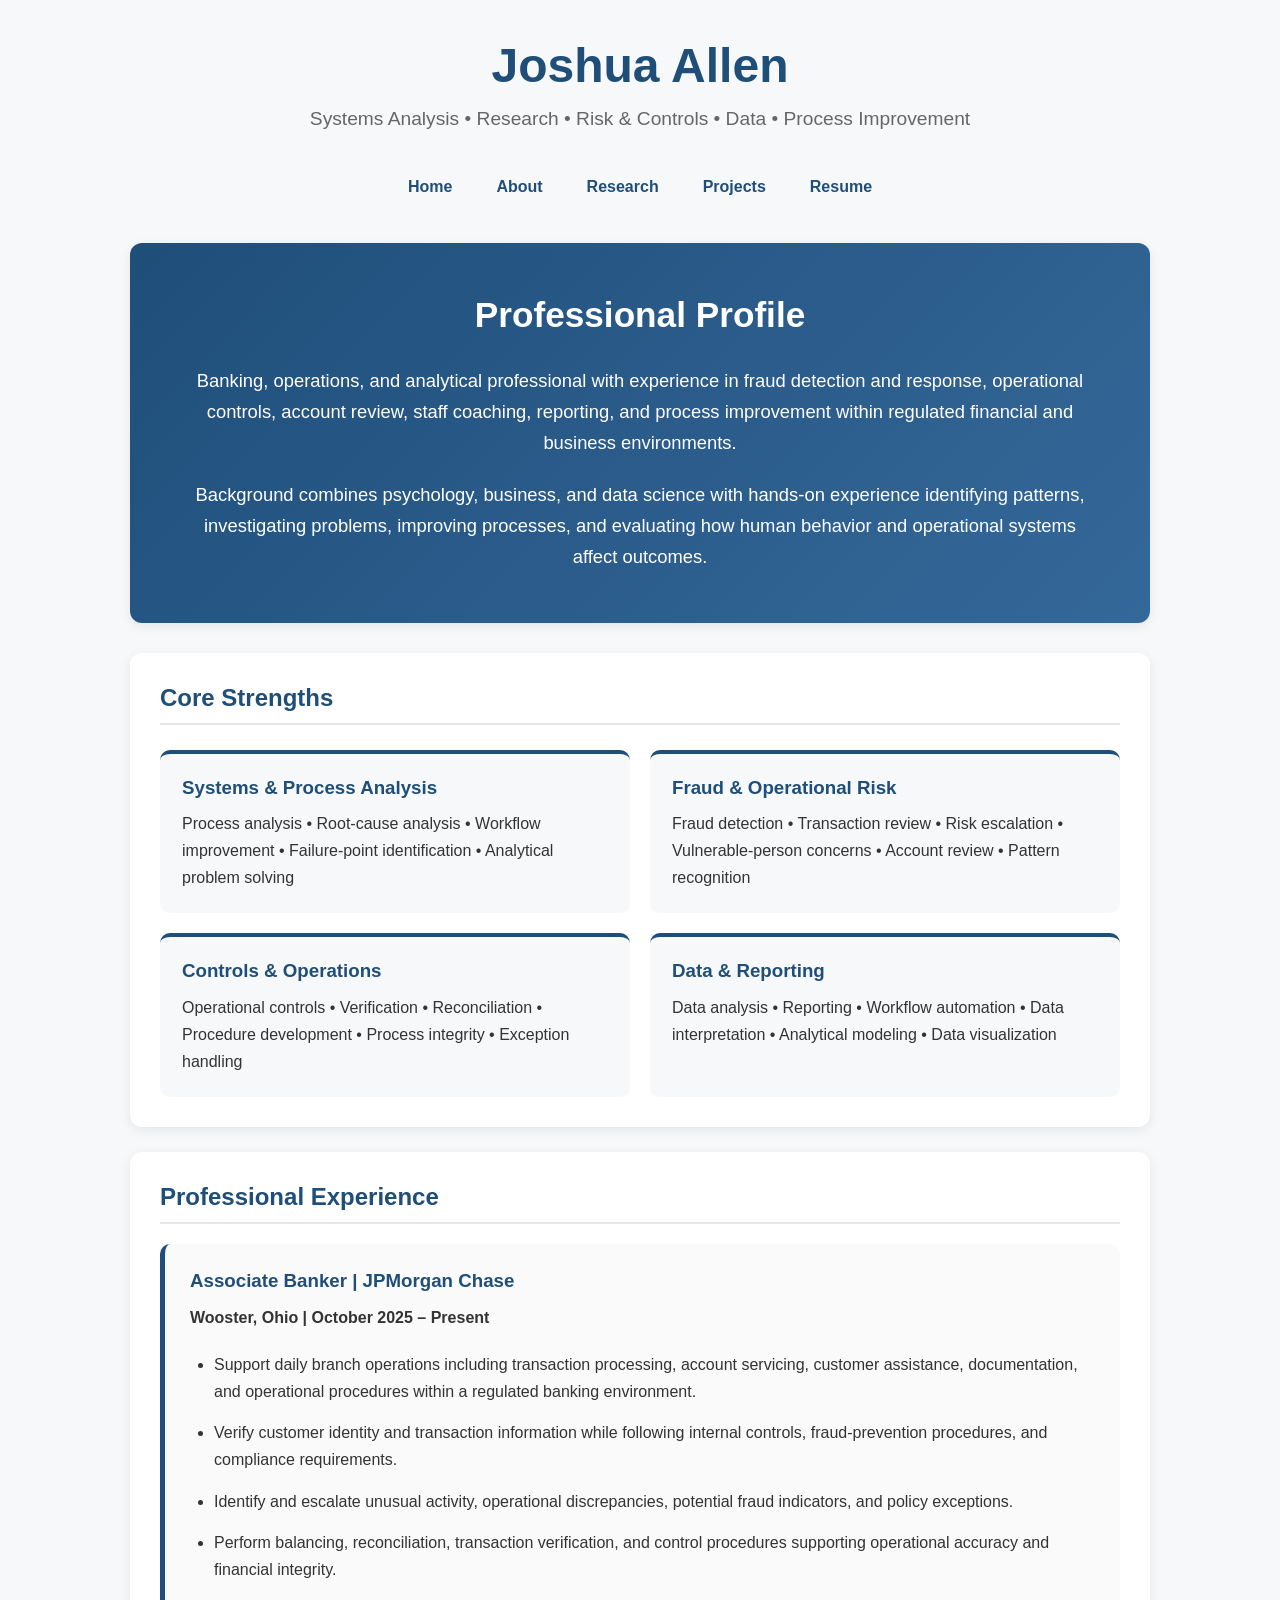
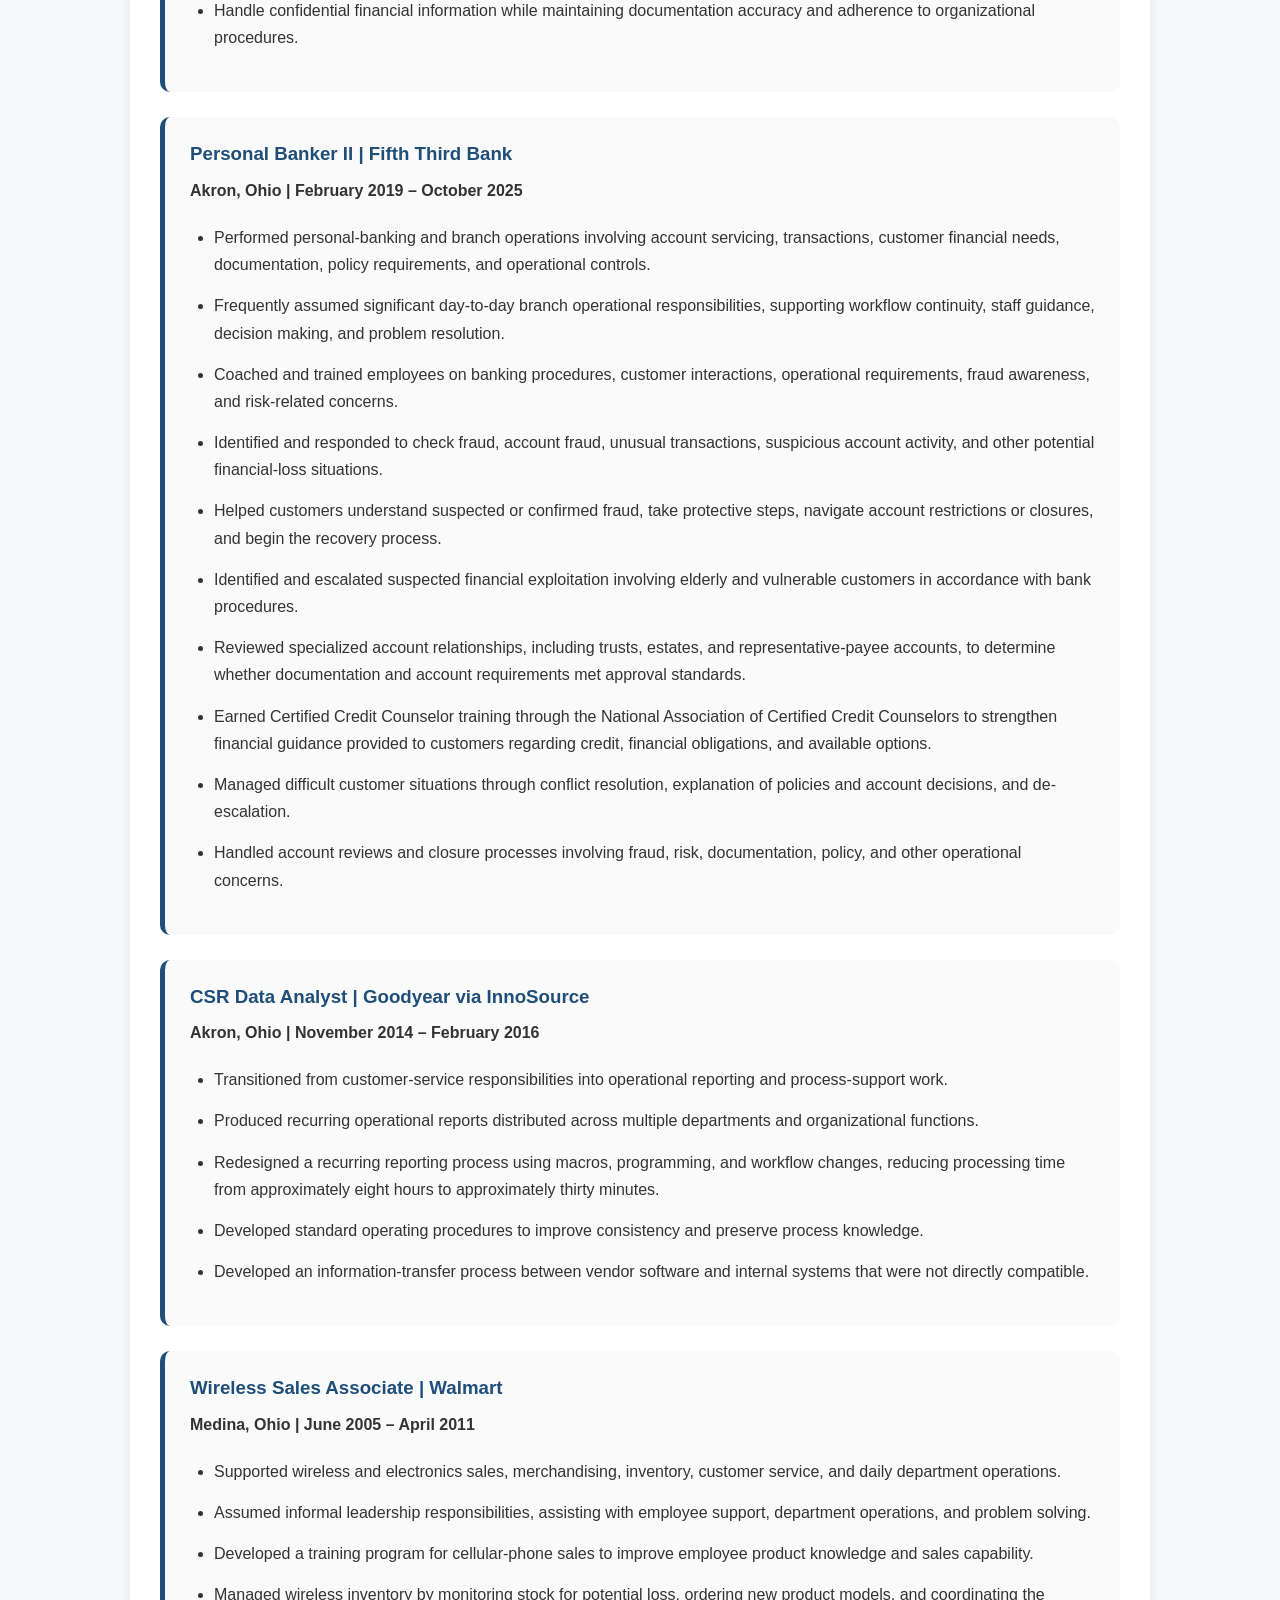
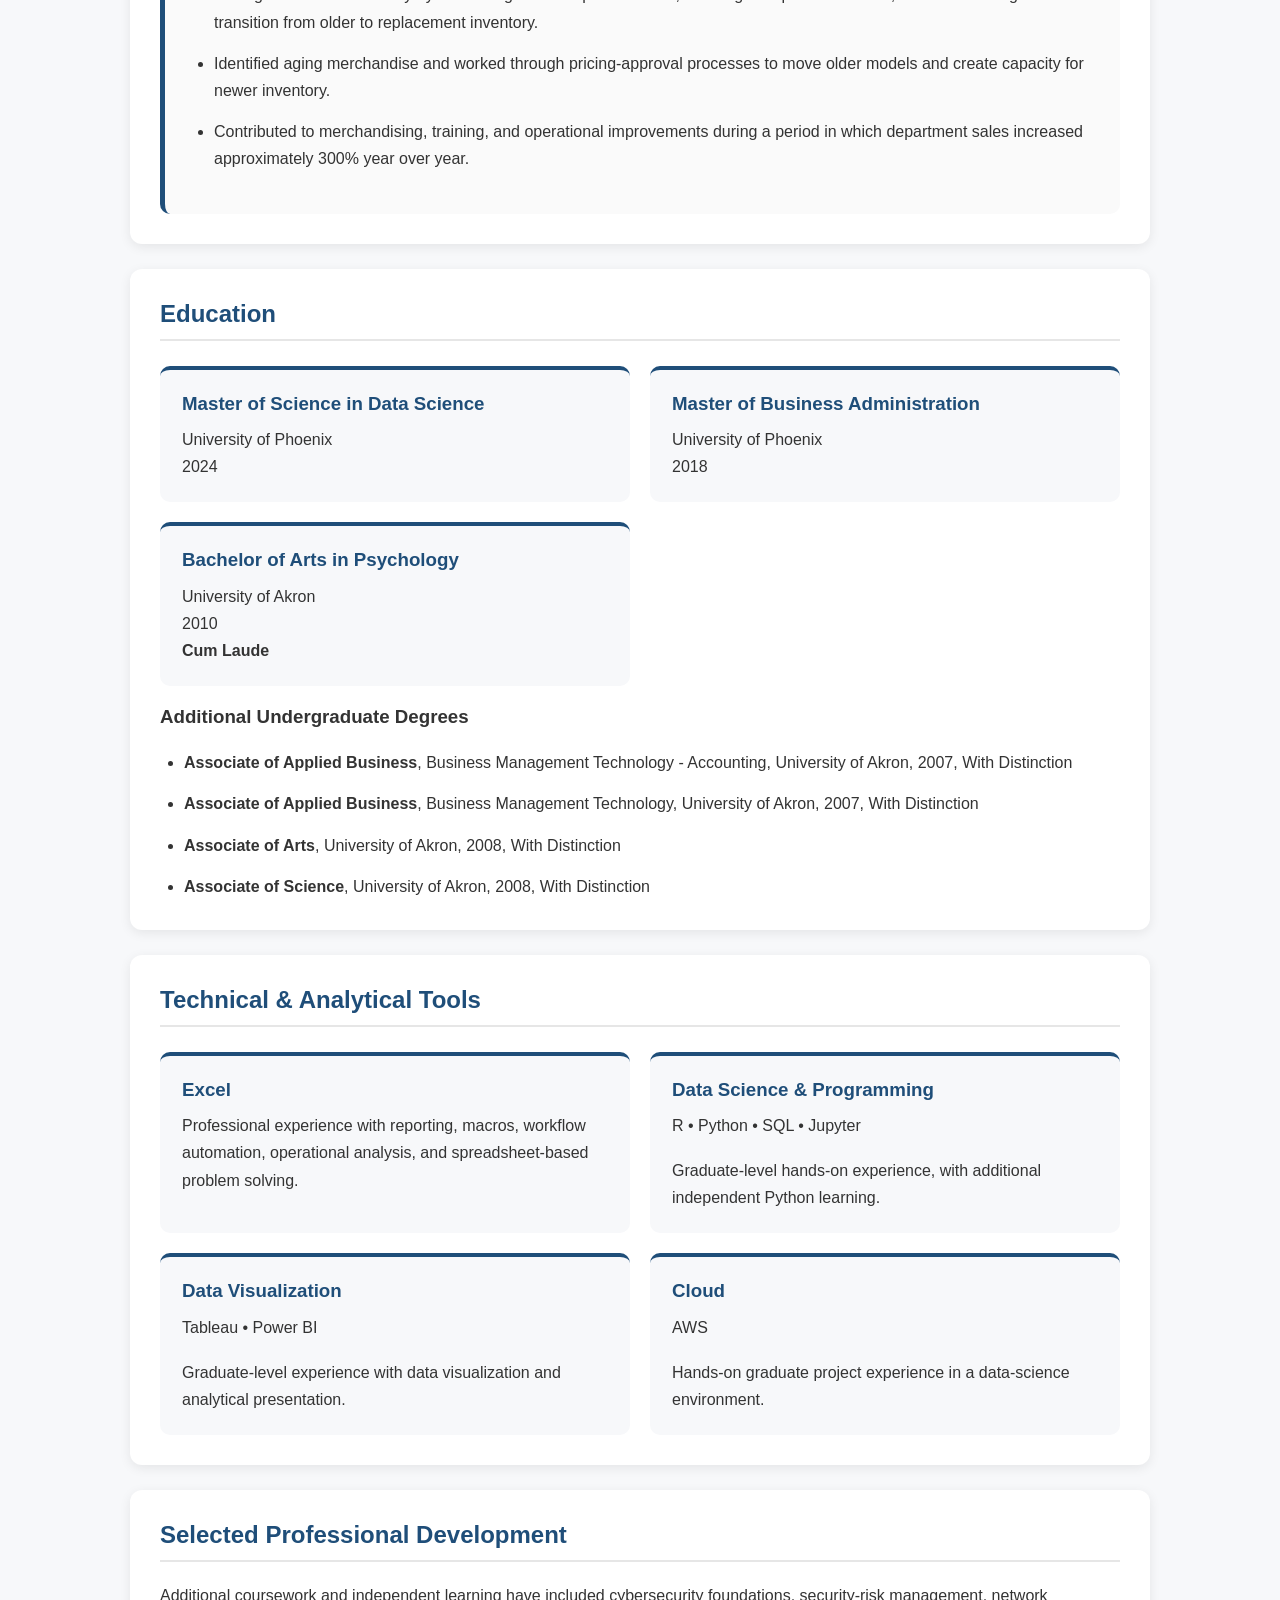
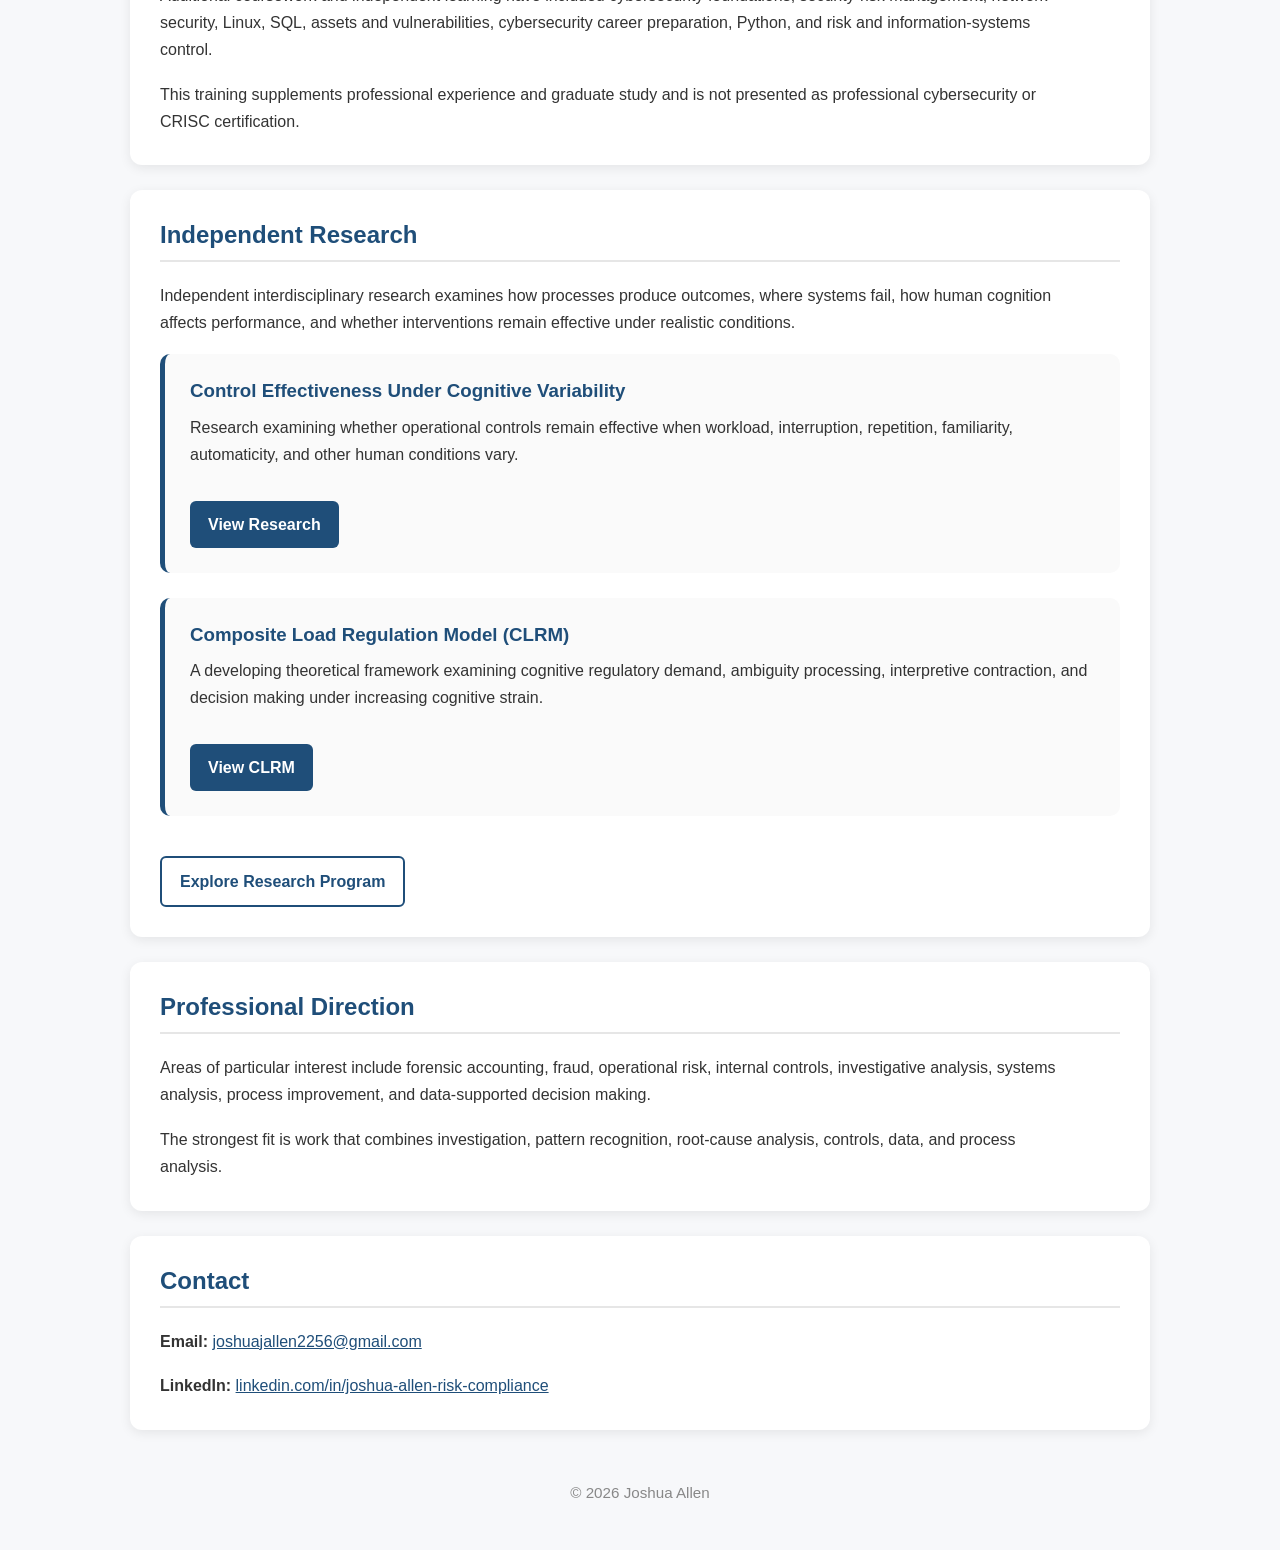
<file: resume.html>
<!DOCTYPE html>
<html lang="en">

<head>
    <meta charset="UTF-8">
    <meta name="viewport" content="width=device-width, initial-scale=1.0">

    <title>Resume | Joshua Allen</title>

    <link rel="stylesheet" href="styles.css">
</head>

<body>

<header>

    <h1>Joshua Allen</h1>

    <p class="tagline">
        Systems Analysis • Research • Risk & Controls • Data • Process Improvement
    </p>

</header>


<nav>

    <a href="index.html">Home</a>
    <a href="about.html">About</a>
    <a href="research.html">Research</a>
    <a href="index.html#projects">Projects</a>
    <a href="resume.html">Resume</a>

</nav>


<!-- PROFESSIONAL PROFILE -->

<section class="hero">

    <h2>Professional Profile</h2>

    <p>
        Banking, operations, and analytical professional with experience in
        fraud detection and response, operational controls, account review,
        staff coaching, reporting, and process improvement within regulated
        financial and business environments.
    </p>

    <p>
        Background combines psychology, business, and data science with
        hands-on experience identifying patterns, investigating problems,
        improving processes, and evaluating how human behavior and
        operational systems affect outcomes.
    </p>

</section>


<!-- CORE STRENGTHS -->

<section>

    <h2>Core Strengths</h2>

    <div class="principle-grid">

        <div class="principle-card">

            <h3>Systems & Process Analysis</h3>

            <p>
                Process analysis • Root-cause analysis • Workflow improvement •
                Failure-point identification • Analytical problem solving
            </p>

        </div>


        <div class="principle-card">

            <h3>Fraud & Operational Risk</h3>

            <p>
                Fraud detection • Transaction review • Risk escalation •
                Vulnerable-person concerns • Account review • Pattern recognition
            </p>

        </div>


        <div class="principle-card">

            <h3>Controls & Operations</h3>

            <p>
                Operational controls • Verification • Reconciliation •
                Procedure development • Process integrity • Exception handling
            </p>

        </div>


        <div class="principle-card">

            <h3>Data & Reporting</h3>

            <p>
                Data analysis • Reporting • Workflow automation •
                Data interpretation • Analytical modeling • Data visualization
            </p>

        </div>

    </div>

</section>


<!-- PROFESSIONAL EXPERIENCE -->

<section>

    <h2>Professional Experience</h2>


    <!-- CHASE -->

    <div class="project-card">

        <h3>Associate Banker | JPMorgan Chase</h3>

        <p>
            <strong>Wooster, Ohio | October 2025 – Present</strong>
        </p>

        <ul class="clean-list">

            <li>
                Support daily branch operations including transaction processing,
                account servicing, customer assistance, documentation, and
                operational procedures within a regulated banking environment.
            </li>

            <li>
                Verify customer identity and transaction information while
                following internal controls, fraud-prevention procedures, and
                compliance requirements.
            </li>

            <li>
                Identify and escalate unusual activity, operational discrepancies,
                potential fraud indicators, and policy exceptions.
            </li>

            <li>
                Perform balancing, reconciliation, transaction verification,
                and control procedures supporting operational accuracy and
                financial integrity.
            </li>

            <li>
                Handle confidential financial information while maintaining
                documentation accuracy and adherence to organizational procedures.
            </li>

        </ul>

    </div>


    <!-- FIFTH THIRD -->

    <div class="project-card">

        <h3>Personal Banker II | Fifth Third Bank</h3>

        <p>
            <strong>Akron, Ohio | February 2019 – October 2025</strong>
        </p>

        <ul class="clean-list">

            <li>
                Performed personal-banking and branch operations involving account
                servicing, transactions, customer financial needs, documentation,
                policy requirements, and operational controls.
            </li>

            <li>
                Frequently assumed significant day-to-day branch operational
                responsibilities, supporting workflow continuity, staff guidance,
                decision making, and problem resolution.
            </li>

            <li>
                Coached and trained employees on banking procedures, customer
                interactions, operational requirements, fraud awareness, and
                risk-related concerns.
            </li>

            <li>
                Identified and responded to check fraud, account fraud, unusual
                transactions, suspicious account activity, and other potential
                financial-loss situations.
            </li>

            <li>
                Helped customers understand suspected or confirmed fraud, take
                protective steps, navigate account restrictions or closures,
                and begin the recovery process.
            </li>

            <li>
                Identified and escalated suspected financial exploitation involving
                elderly and vulnerable customers in accordance with bank procedures.
            </li>

            <li>
                Reviewed specialized account relationships, including trusts,
                estates, and representative-payee accounts, to determine whether
                documentation and account requirements met approval standards.
            </li>

            <li>
                Earned Certified Credit Counselor training through the National
                Association of Certified Credit Counselors to strengthen financial
                guidance provided to customers regarding credit, financial
                obligations, and available options.
            </li>

            <li>
                Managed difficult customer situations through conflict resolution,
                explanation of policies and account decisions, and de-escalation.
            </li>

            <li>
                Handled account reviews and closure processes involving fraud,
                risk, documentation, policy, and other operational concerns.
            </li>

        </ul>

    </div>


    <!-- GOODYEAR -->

    <div class="project-card">

        <h3>CSR Data Analyst | Goodyear via InnoSource</h3>

        <p>
            <strong>Akron, Ohio | November 2014 – February 2016</strong>
        </p>

        <ul class="clean-list">

            <li>
                Transitioned from customer-service responsibilities into
                operational reporting and process-support work.
            </li>

            <li>
                Produced recurring operational reports distributed across
                multiple departments and organizational functions.
            </li>

            <li>
                Redesigned a recurring reporting process using macros,
                programming, and workflow changes, reducing processing time
                from approximately eight hours to approximately thirty minutes.
            </li>

            <li>
                Developed standard operating procedures to improve consistency
                and preserve process knowledge.
            </li>

            <li>
                Developed an information-transfer process between vendor software
                and internal systems that were not directly compatible.
            </li>

        </ul>

    </div>


    <!-- WALMART -->

    <div class="project-card">

        <h3>Wireless Sales Associate | Walmart</h3>

        <p>
            <strong>Medina, Ohio | June 2005 – April 2011</strong>
        </p>

        <ul class="clean-list">

            <li>
                Supported wireless and electronics sales, merchandising,
                inventory, customer service, and daily department operations.
            </li>

            <li>
                Assumed informal leadership responsibilities, assisting with
                employee support, department operations, and problem solving.
            </li>

            <li>
                Developed a training program for cellular-phone sales to improve
                employee product knowledge and sales capability.
            </li>

            <li>
                Managed wireless inventory by monitoring stock for potential loss,
                ordering new product models, and coordinating the transition from
                older to replacement inventory.
            </li>

            <li>
                Identified aging merchandise and worked through pricing-approval
                processes to move older models and create capacity for newer
                inventory.
            </li>

            <li>
                Contributed to merchandising, training, and operational improvements
                during a period in which department sales increased approximately
                300% year over year.
            </li>

        </ul>

    </div>

</section>


<!-- EDUCATION -->

<section>

    <h2>Education</h2>

    <div class="principle-grid">

        <div class="principle-card">

            <h3>Master of Science in Data Science</h3>

            <p>
                University of Phoenix<br>
                2024
            </p>

        </div>


        <div class="principle-card">

            <h3>Master of Business Administration</h3>

            <p>
                University of Phoenix<br>
                2018
            </p>

        </div>


        <div class="principle-card">

            <h3>Bachelor of Arts in Psychology</h3>

            <p>
                University of Akron<br>
                2010<br>
                <strong>Cum Laude</strong>
            </p>

        </div>

    </div>


    <h3>Additional Undergraduate Degrees</h3>

    <ul class="clean-list">

        <li>
            <strong>Associate of Applied Business</strong>,
            Business Management Technology - Accounting,
            University of Akron, 2007, With Distinction
        </li>

        <li>
            <strong>Associate of Applied Business</strong>,
            Business Management Technology,
            University of Akron, 2007, With Distinction
        </li>

        <li>
            <strong>Associate of Arts</strong>,
            University of Akron, 2008, With Distinction
        </li>

        <li>
            <strong>Associate of Science</strong>,
            University of Akron, 2008, With Distinction
        </li>

    </ul>

</section>


<!-- TECHNICAL & ANALYTICAL TOOLS -->

<section>

    <h2>Technical & Analytical Tools</h2>

    <div class="principle-grid">

        <div class="principle-card">

            <h3>Excel</h3>

            <p>
                Professional experience with reporting, macros,
                workflow automation, operational analysis, and
                spreadsheet-based problem solving.
            </p>

        </div>


        <div class="principle-card">

            <h3>Data Science & Programming</h3>

            <p>
                R • Python • SQL • Jupyter
            </p>

            <p>
                Graduate-level hands-on experience, with additional
                independent Python learning.
            </p>

        </div>


        <div class="principle-card">

            <h3>Data Visualization</h3>

            <p>
                Tableau • Power BI
            </p>

            <p>
                Graduate-level experience with data visualization
                and analytical presentation.
            </p>

        </div>


        <div class="principle-card">

            <h3>Cloud</h3>

            <p>
                AWS
            </p>

            <p>
                Hands-on graduate project experience in a data-science
                environment.
            </p>

        </div>

    </div>

</section>


<!-- PROFESSIONAL DEVELOPMENT -->

<section>

    <h2>Selected Professional Development</h2>

    <p>
        Additional coursework and independent learning have included
        cybersecurity foundations, security-risk management, network security,
        Linux, SQL, assets and vulnerabilities, cybersecurity career
        preparation, Python, and risk and information-systems control.
    </p>

    <p>
        This training supplements professional experience and graduate study
        and is not presented as professional cybersecurity or CRISC certification.
    </p>

</section>


<!-- INDEPENDENT RESEARCH -->

<section>

    <h2>Independent Research</h2>

    <p>
        Independent interdisciplinary research examines how processes produce
        outcomes, where systems fail, how human cognition affects performance,
        and whether interventions remain effective under realistic conditions.
    </p>


    <div class="project-card">

        <h3>Control Effectiveness Under Cognitive Variability</h3>

        <p>
            Research examining whether operational controls remain effective
            when workload, interruption, repetition, familiarity, automaticity,
            and other human conditions vary.
        </p>

        <a href="control-effectiveness.html" class="project-button">
            View Research
        </a>

    </div>


    <div class="project-card">

        <h3>Composite Load Regulation Model (CLRM)</h3>

        <p>
            A developing theoretical framework examining cognitive regulatory
            demand, ambiguity processing, interpretive contraction, and
            decision making under increasing cognitive strain.
        </p>

        <a href="clrm.html" class="project-button">
            View CLRM
        </a>

    </div>


    <a href="research.html" class="secondary-button">
        Explore Research Program
    </a>

</section>


<!-- PROFESSIONAL DIRECTION -->

<section>

    <h2>Professional Direction</h2>

    <p>
        Areas of particular interest include forensic accounting, fraud,
        operational risk, internal controls, investigative analysis, systems
        analysis, process improvement, and data-supported decision making.
    </p>

    <p>
        The strongest fit is work that combines investigation, pattern
        recognition, root-cause analysis, controls, data, and process analysis.
    </p>

</section>


<!-- CONTACT -->

<section>

    <h2>Contact</h2>

    <p>
        <strong>Email:</strong>
        <a href="mailto:joshuajallen2256@gmail.com">
            joshuajallen2256@gmail.com
        </a>
    </p>

    <p>
        <strong>LinkedIn:</strong>
        <a href="https://www.linkedin.com/in/joshua-allen-risk-compliance">
            linkedin.com/in/joshua-allen-risk-compliance
        </a>
    </p>

</section>


<footer>

    © 2026 Joshua Allen

</footer>

</body>

</html>
</file>
<file: styles.css>
:root {
    --primary: #1f4e79;
    --primary-dark: #173b5e;
    --primary-light: #35689a;

    --background: #f7f8fa;
    --surface: #ffffff;
    --surface-soft: #fafafa;
    --surface-muted: #eef4f8;

    --text: #333333;
    --text-muted: #666666;
    --border: #e6e6e6;

    --shadow-soft: 0 3px 12px rgba(0, 0, 0, 0.08);
    --shadow-hover: 0 6px 18px rgba(0, 0, 0, 0.12);

    --radius: 12px;
    --radius-small: 8px;

    --content-width: 1100px;
}


/* --------------------------------------------------
   GLOBAL
-------------------------------------------------- */

* {
    box-sizing: border-box;
}

html {
    scroll-behavior: smooth;
}

body {
    font-family: "Segoe UI", Tahoma, Geneva, Verdana, sans-serif;
    max-width: var(--content-width);
    margin: 0 auto;
    padding: 40px;
    background: var(--background);
    color: var(--text);
    line-height: 1.7;
}

p {
    margin-top: 0;
    margin-bottom: 1.1em;
}

a {
    color: var(--primary);
}

a:hover {
    color: var(--primary-light);
}


/* --------------------------------------------------
   HEADER
-------------------------------------------------- */

header {
    text-align: center;
    margin-bottom: 20px;
}

h1 {
    color: var(--primary);
    font-size: 3em;
    margin: 0 0 10px;
    line-height: 1.1;
}

.tagline {
    color: var(--text-muted);
    font-size: 1.2em;
    margin: 0;
}


/* --------------------------------------------------
   NAVIGATION
-------------------------------------------------- */

nav {
    display: flex;
    justify-content: center;
    flex-wrap: wrap;
    gap: 8px;
    margin: 28px 0 32px;
}

nav a {
    display: inline-block;
    padding: 10px 18px;
    text-decoration: none;
    color: var(--primary);
    font-weight: 700;
    border-radius: 6px;
    transition:
        background-color 0.2s ease,
        color 0.2s ease,
        transform 0.2s ease;
}

nav a:hover {
    background: var(--primary);
    color: #ffffff;
    transform: translateY(-1px);
}


/* --------------------------------------------------
   HEADINGS
-------------------------------------------------- */

h2 {
    color: var(--primary);
    border-bottom: 2px solid var(--border);
    padding-bottom: 10px;
    margin-top: 0;
    line-height: 1.25;
}

h3 {
    line-height: 1.3;
}


/* --------------------------------------------------
   GENERAL SECTIONS
-------------------------------------------------- */

section {
    background: var(--surface);
    padding: 30px;
    margin-top: 25px;
    border-radius: var(--radius);
    box-shadow: var(--shadow-soft);
}

section > :last-child {
    margin-bottom: 0;
}


/* --------------------------------------------------
   HERO
-------------------------------------------------- */

.hero {
    background: linear-gradient(
        135deg,
        var(--primary),
        var(--primary-light)
    );
    color: #ffffff;
    padding: 50px;
    border-radius: var(--radius);
    text-align: center;
    margin-bottom: 30px;
}

.hero h2 {
    color: #ffffff;
    border: none;
    margin-top: 0;
    margin-bottom: 18px;
    font-size: 2.2em;
}

.hero p {
    font-size: 1.15em;
    max-width: 760px;
    margin-left: auto;
    margin-right: auto;
}

.hero p:last-child {
    margin-bottom: 0;
}


/* --------------------------------------------------
   PROJECT / RESEARCH CARDS
-------------------------------------------------- */

.project-card {
    background: var(--surface-soft);
    border-left: 5px solid var(--primary);
    padding: 25px;
    margin-bottom: 25px;
    border-radius: 10px;
    transition:
        transform 0.2s ease,
        box-shadow 0.2s ease;
}

.project-card:last-child {
    margin-bottom: 0;
}

.project-card:hover {
    transform: translateY(-4px);
    box-shadow: var(--shadow-hover);
}

.project-card h3 {
    color: var(--primary);
    margin-top: 0;
    margin-bottom: 10px;
}


/* --------------------------------------------------
   BUTTONS
-------------------------------------------------- */

.project-button,
.secondary-button {
    display: inline-block;
    margin-top: 15px;
    padding: 10px 18px;
    border-radius: 6px;
    text-decoration: none;
    font-weight: 700;
    transition:
        background-color 0.2s ease,
        color 0.2s ease,
        border-color 0.2s ease,
        transform 0.2s ease;
}

.project-button {
    background: var(--primary);
    color: #ffffff;
}

.project-button:hover {
    background: var(--primary-light);
    color: #ffffff;
    transform: translateY(-1px);
}

.secondary-button {
    background: #ffffff;
    color: var(--primary);
    border: 2px solid var(--primary);
}

.secondary-button:hover {
    background: var(--surface-muted);
    color: var(--primary);
    transform: translateY(-1px);
}


/* --------------------------------------------------
   CASE STUDY / RESEARCH PAGE
-------------------------------------------------- */

.case-study {
    margin-top: 20px;
}

.project-hero {
    background: linear-gradient(
        135deg,
        var(--primary-dark),
        var(--primary-light)
    );
    color: #ffffff;
    text-align: center;
    padding: 55px 40px;
}

.project-hero h2 {
    color: #ffffff;
    border: none;
    font-size: 2.4em;
    margin: 10px auto 20px;
    max-width: 850px;
}

.project-label {
    text-transform: uppercase;
    letter-spacing: 2px;
    font-weight: 700;
    font-size: 0.85em;
    opacity: 0.85;
}

.project-summary {
    max-width: 780px;
    margin: 0 auto;
    font-size: 1.18em;
}


/* --------------------------------------------------
   INSIGHT BOX
-------------------------------------------------- */

.insight-box {
    margin: 25px 0 0;
    padding: 22px;
    background: var(--surface-muted);
    border-left: 5px solid var(--primary);
    border-radius: var(--radius-small);
}

.insight-box strong {
    color: var(--primary-dark);
}

.insight-box p {
    margin-top: 8px;
    margin-bottom: 0;
}


/* --------------------------------------------------
   LISTS
-------------------------------------------------- */

.clean-list,
.framework-steps {
    margin-top: 20px;
}

.clean-list {
    padding-left: 24px;
}

.clean-list li,
.framework-steps li {
    margin-bottom: 14px;
}

.clean-list li:last-child,
.framework-steps li:last-child {
    margin-bottom: 0;
}

.framework-steps {
    padding-left: 26px;
}

.framework-steps li {
    padding-left: 8px;
}


/* --------------------------------------------------
   GRIDS
-------------------------------------------------- */

.method-grid,
.principle-grid {
    display: grid;
    gap: 20px;
    margin-top: 25px;
}

.method-grid {
    grid-template-columns: repeat(3, minmax(0, 1fr));
}

.principle-grid {
    grid-template-columns: repeat(2, minmax(0, 1fr));
}


/* --------------------------------------------------
   METHOD / PRINCIPLE CARDS
-------------------------------------------------- */

.method-card,
.principle-card {
    background: var(--background);
    padding: 22px;
    border-radius: 10px;
    border-top: 4px solid var(--primary);
}

.method-card h3,
.principle-card h3 {
    color: var(--primary);
    margin-top: 0;
    margin-bottom: 10px;
}

.method-card p:last-child,
.principle-card p:last-child {
    margin-bottom: 0;
}


/* --------------------------------------------------
   PAGE ACTIONS
-------------------------------------------------- */

.page-actions {
    display: flex;
    justify-content: space-between;
    align-items: center;
    gap: 15px;
    margin: 30px 0;
}

.page-actions .project-button,
.page-actions .secondary-button {
    margin-top: 0;
}


/* --------------------------------------------------
   LONG-FORM ABOUT / BIOGRAPHY
-------------------------------------------------- */

body:has(a[href="about.html"]) section p {
    max-width: 900px;
}

section ul,
section ol {
    max-width: 920px;
}

section > p + .principle-grid,
section > p + .method-grid {
    margin-top: 25px;
}


/* --------------------------------------------------
   CONTACT
-------------------------------------------------- */

section a[href^="mailto:"],
section a[href*="linkedin.com"] {
    overflow-wrap: anywhere;
}


/* --------------------------------------------------
   FOOTER
-------------------------------------------------- */

footer {
    text-align: center;
    margin-top: 40px;
    padding: 10px 0 5px;
    color: #888888;
    font-size: 0.95em;
}


/* --------------------------------------------------
   ACCESSIBILITY / MOTION
-------------------------------------------------- */

a:focus-visible,
button:focus-visible {
    outline: 3px solid rgba(31, 78, 121, 0.35);
    outline-offset: 3px;
}

@media (prefers-reduced-motion: reduce) {

    html {
        scroll-behavior: auto;
    }

    *,
    *::before,
    *::after {
        transition: none !important;
    }
}


/* --------------------------------------------------
   TABLET
-------------------------------------------------- */

@media (max-width: 900px) {

    body {
        padding: 28px;
    }

    .method-grid {
        grid-template-columns: 1fr;
    }

    .principle-grid {
        grid-template-columns: repeat(2, minmax(0, 1fr));
    }

}


/* --------------------------------------------------
   MOBILE
-------------------------------------------------- */

@media (max-width: 700px) {

    body {
        padding: 18px;
    }

    h1 {
        font-size: 2.25em;
    }

    h2 {
        font-size: 1.55em;
    }

    .tagline {
        font-size: 1.05em;
    }

    nav {
        gap: 4px;
        margin: 22px 0;
    }

    nav a {
        padding: 9px 12px;
        font-size: 0.95em;
    }

    section {
        padding: 22px;
    }

    .hero,
    .project-hero {
        padding: 34px 22px;
    }

    .hero h2 {
        font-size: 1.8em;
    }

    .hero p {
        font-size: 1.05em;
    }

    .project-hero h2 {
        font-size: 1.85em;
    }

    .project-summary {
        font-size: 1.05em;
    }

    .principle-grid,
    .method-grid {
        grid-template-columns: 1fr;
    }

    .page-actions {
        flex-direction: column;
        align-items: stretch;
    }

    .page-actions a {
        text-align: center;
    }

}


/* --------------------------------------------------
   SMALL MOBILE
-------------------------------------------------- */

@media (max-width: 420px) {

    body {
        padding: 12px;
    }

    h1 {
        font-size: 2em;
    }

    section {
        padding: 18px;
        border-radius: 10px;
    }

    .hero,
    .project-hero {
        padding: 28px 18px;
    }

    nav a {
        width: 100%;
        text-align: center;
    }

    .project-card,
    .method-card,
    .principle-card {
        padding: 18px;
    }

}
</file>
